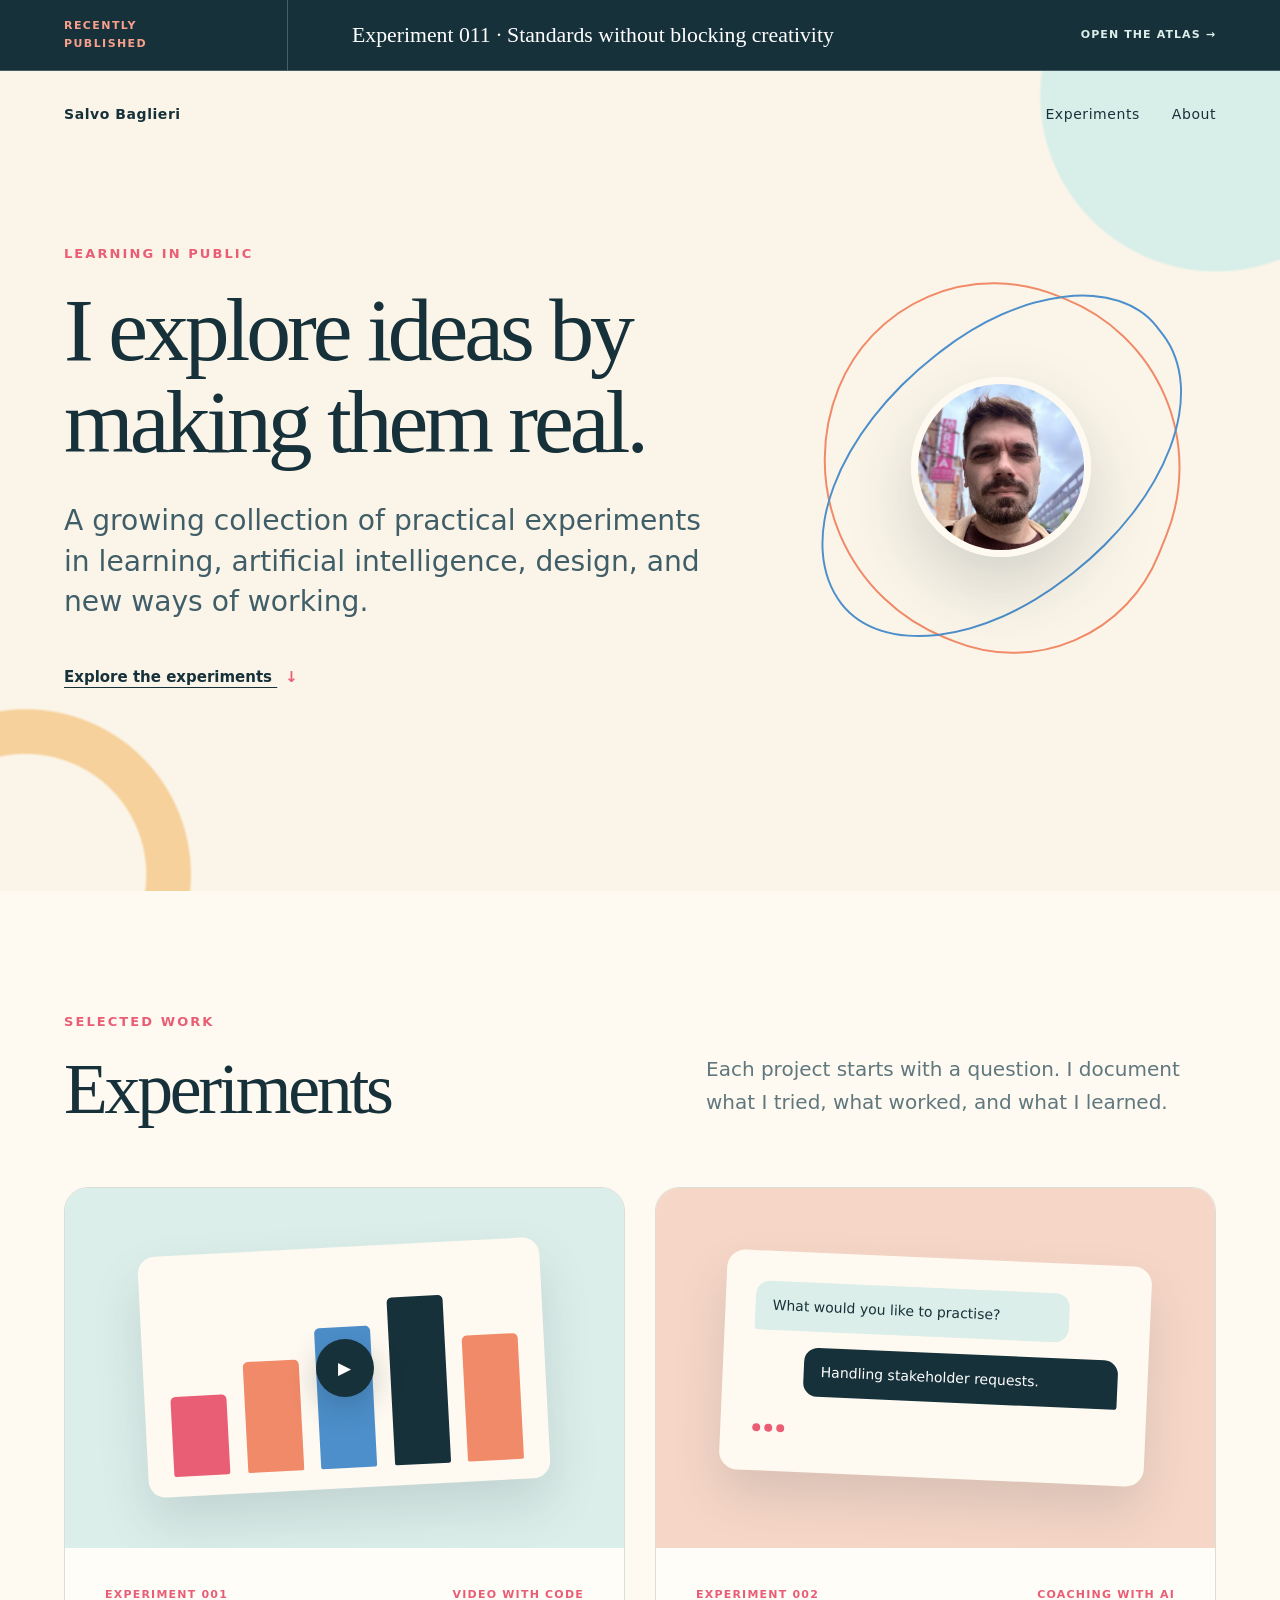
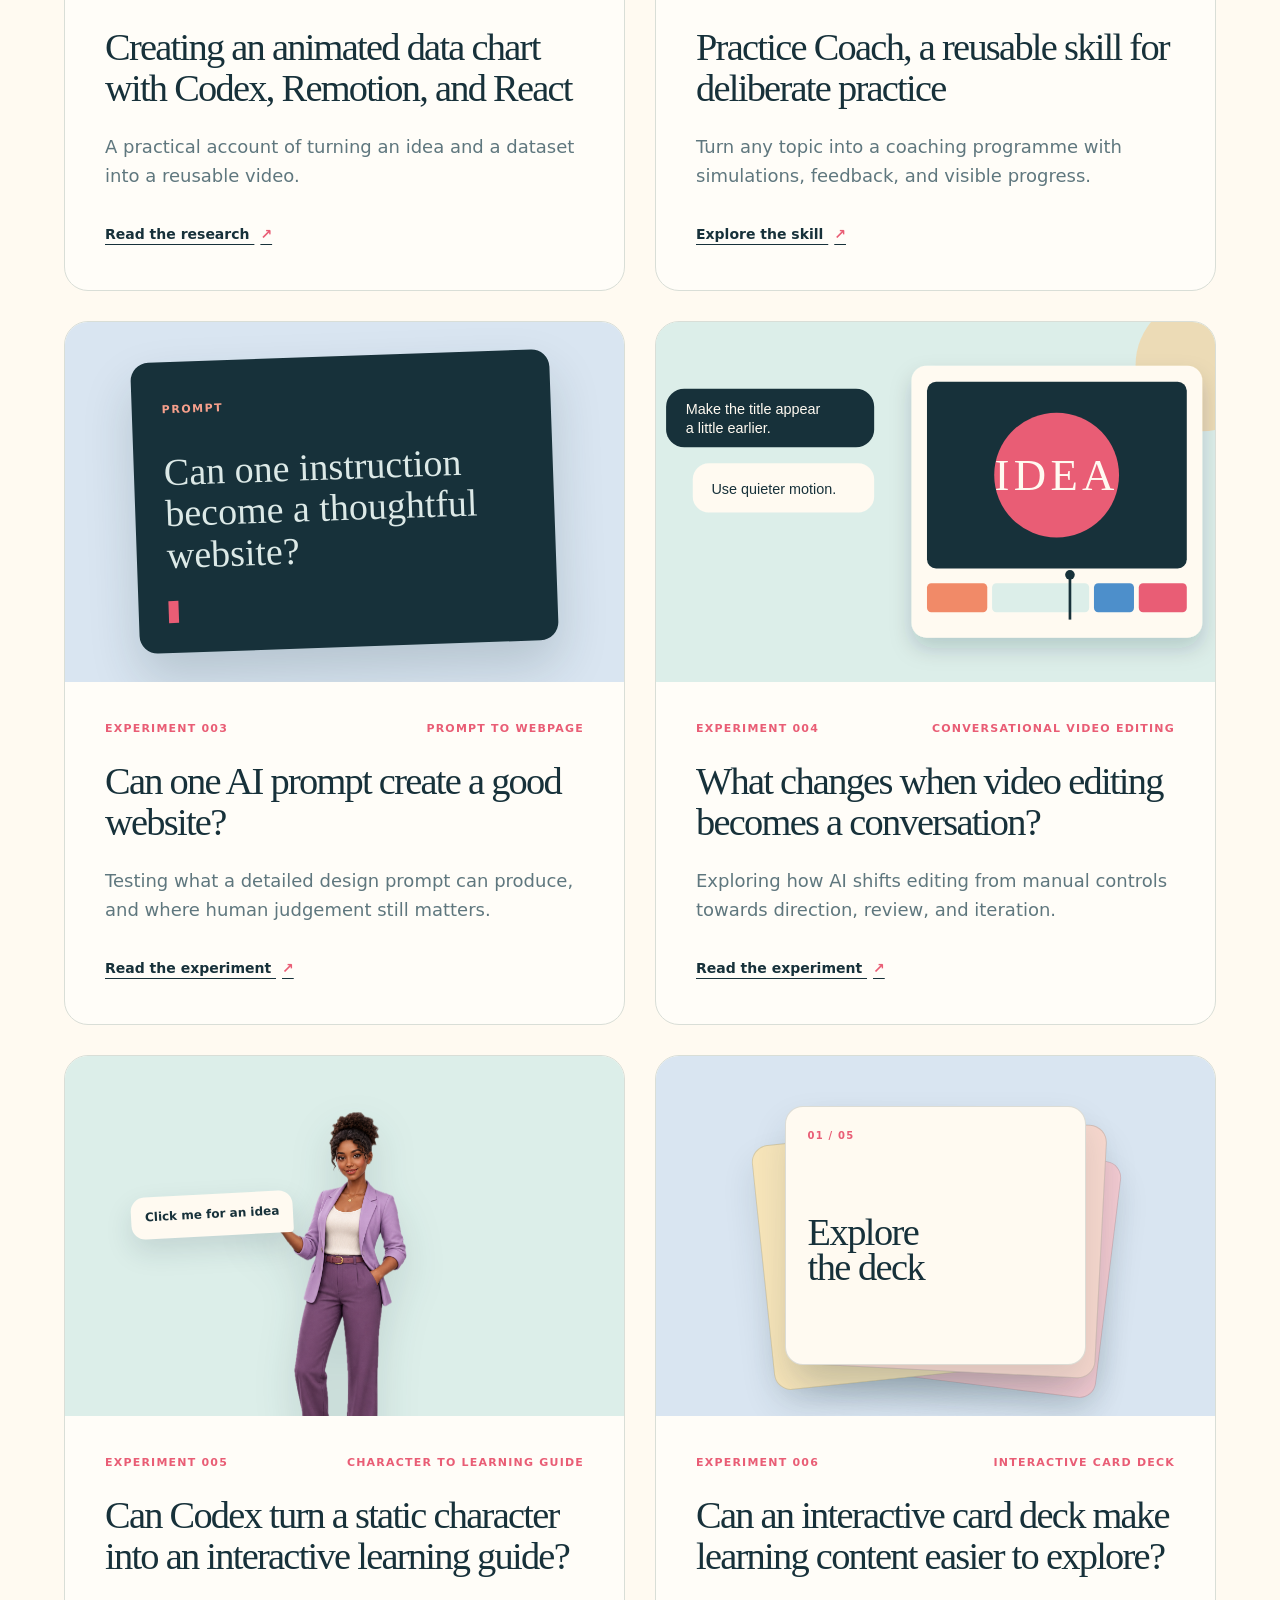
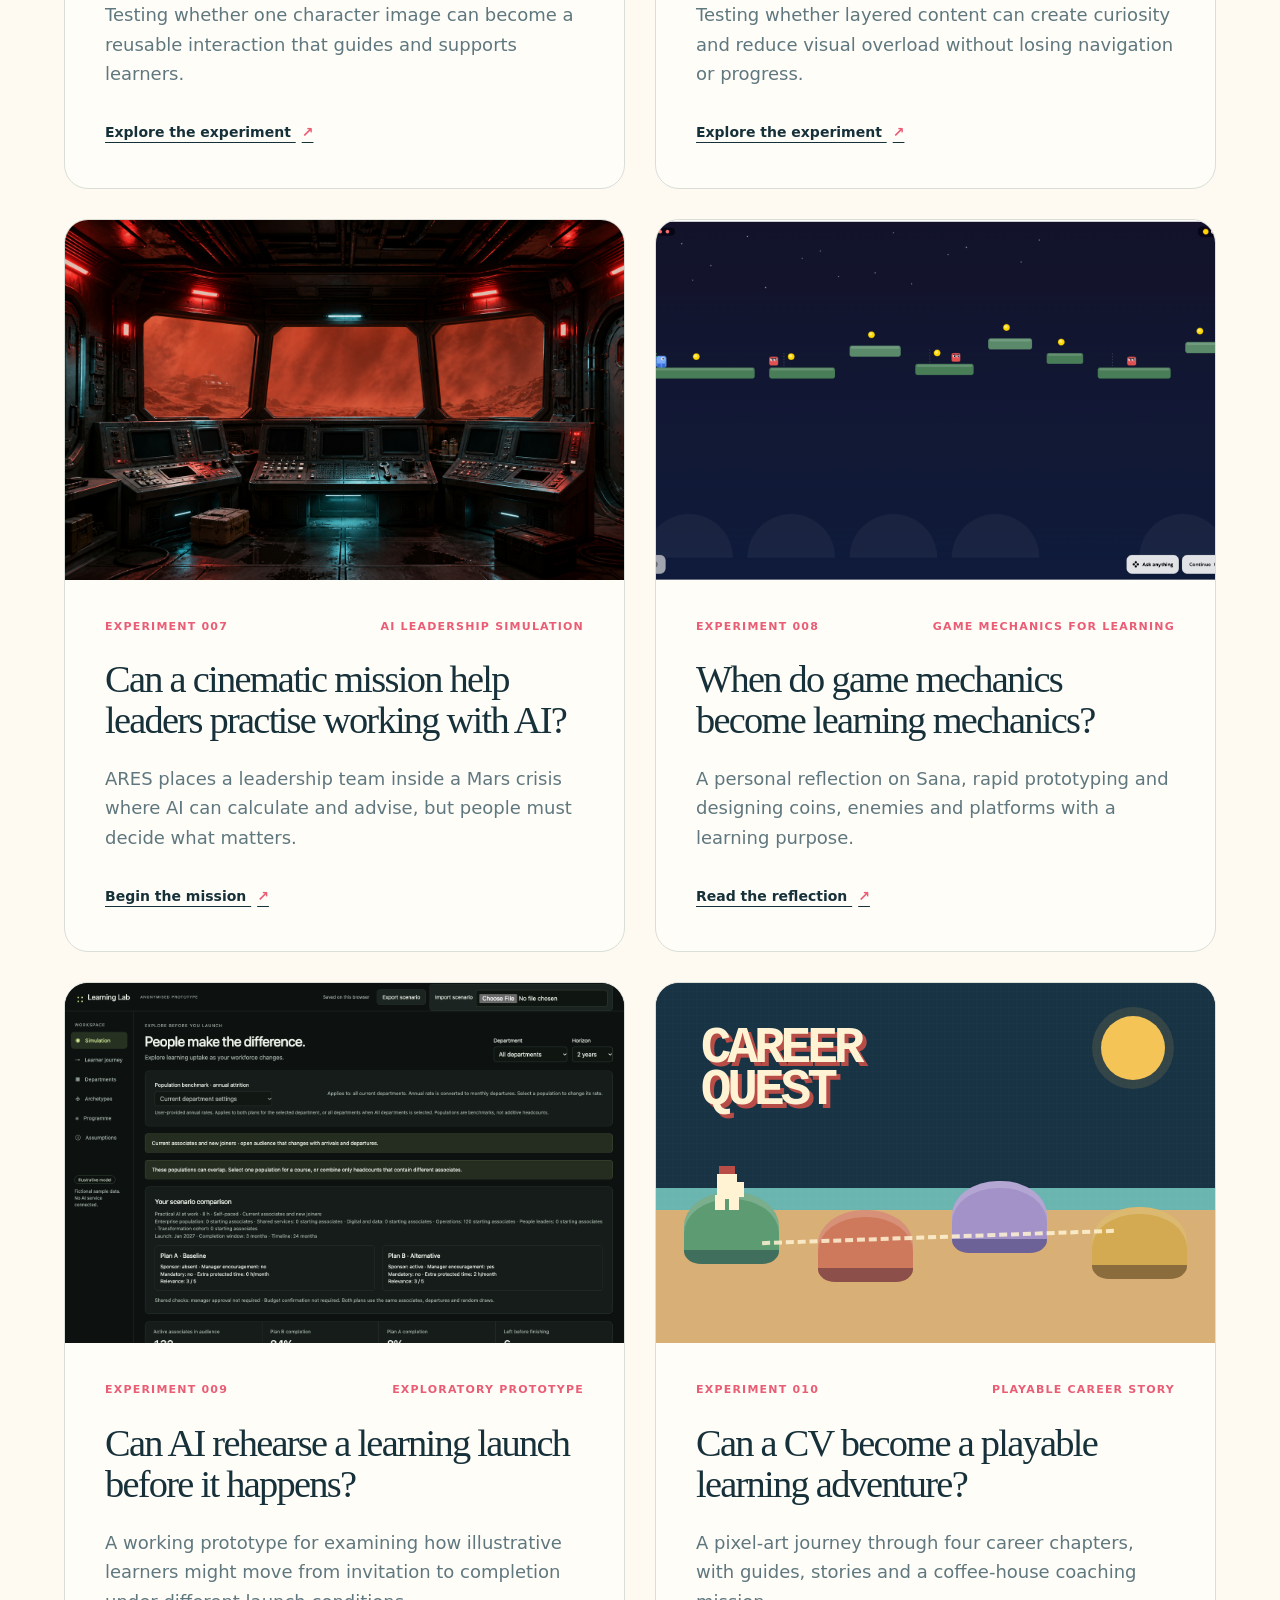
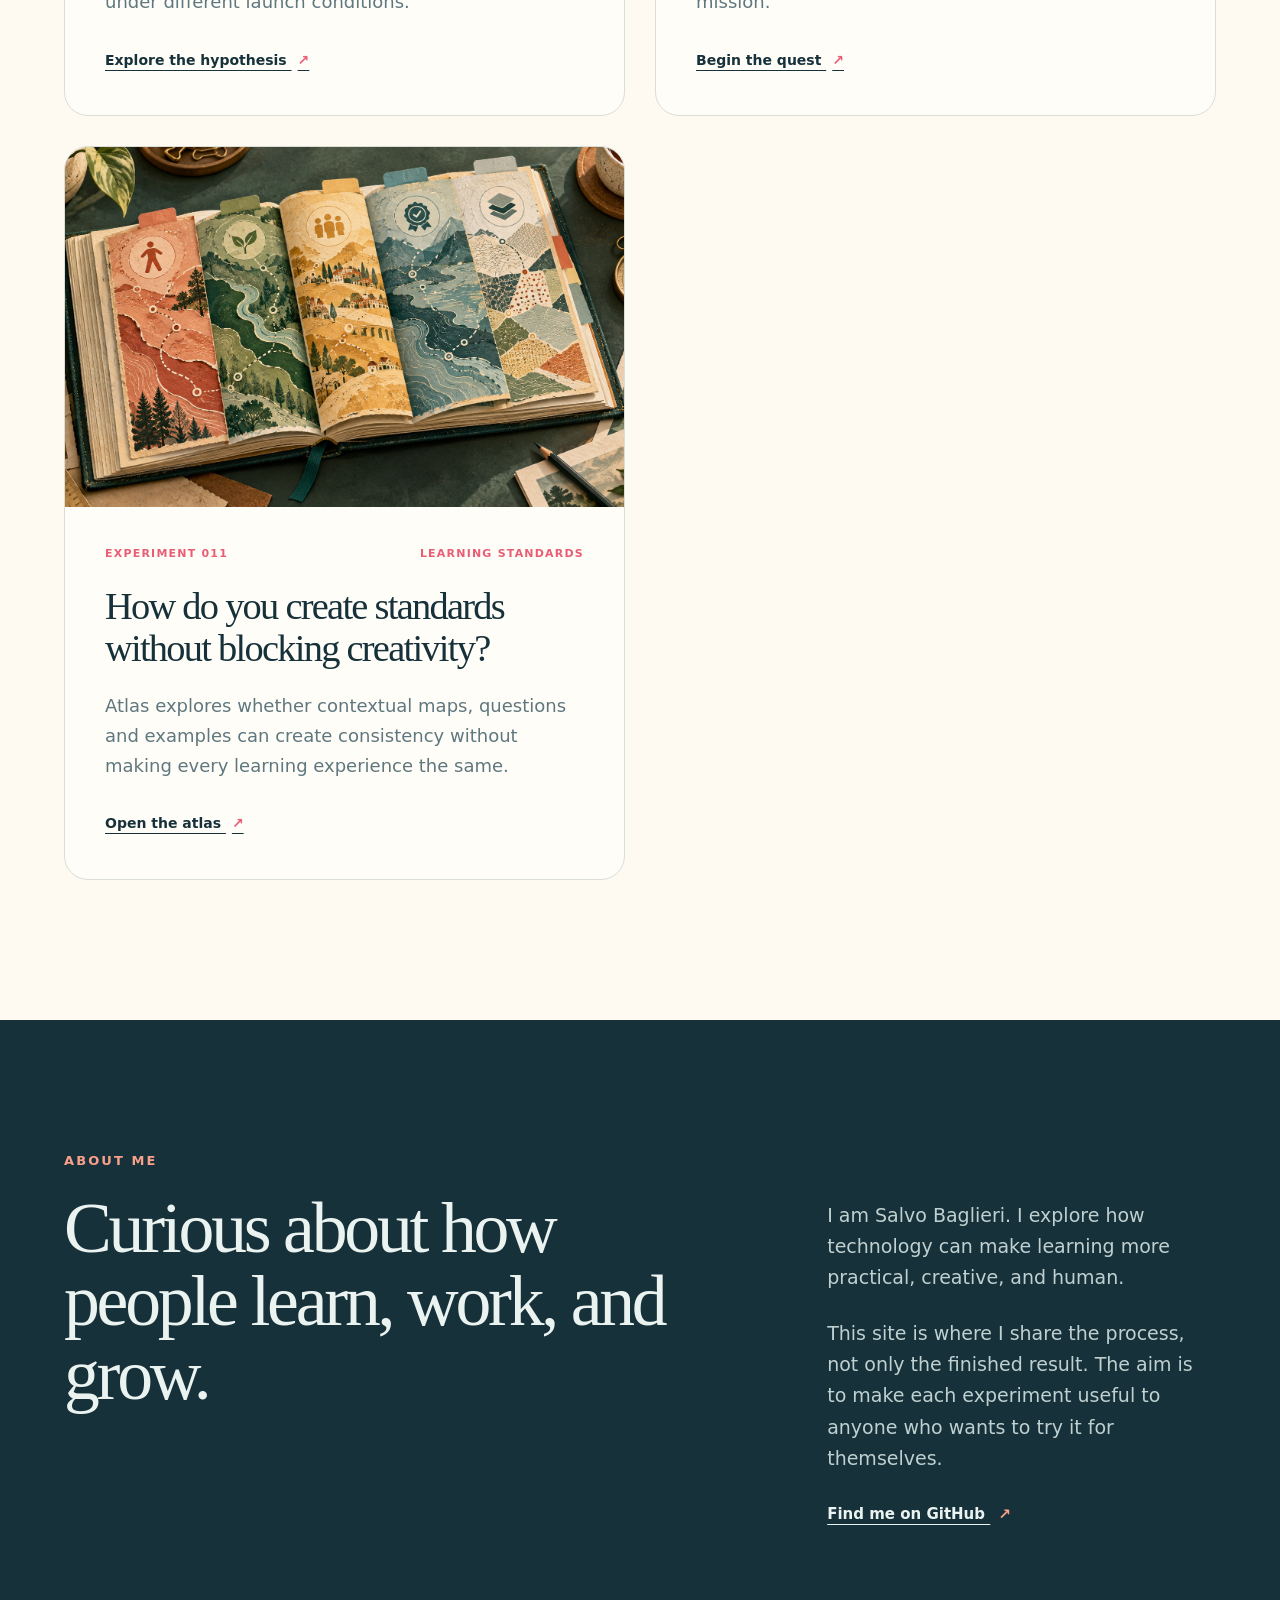
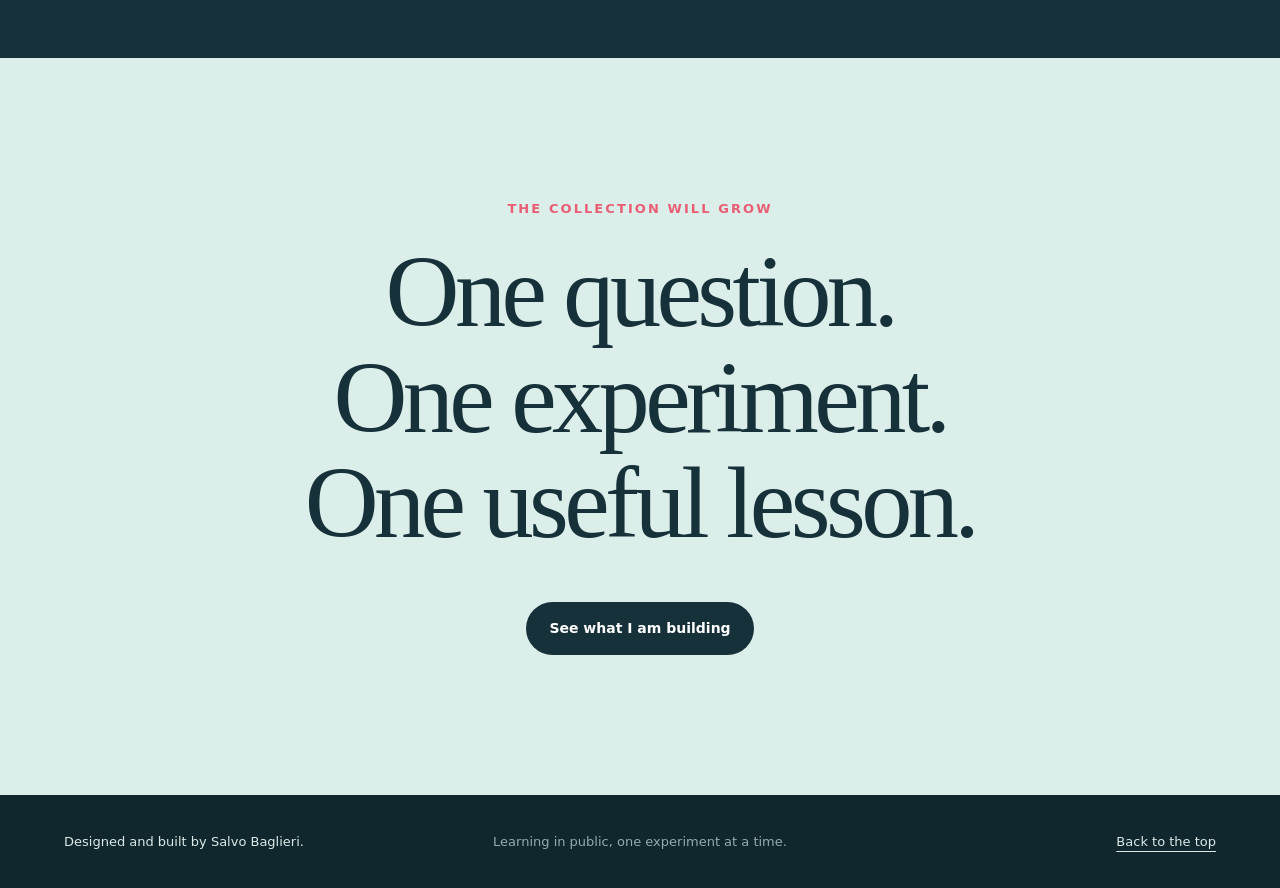
<file: index.html>
<!doctype html>
<html lang="en">
<head>
  <meta charset="utf-8">
  <meta name="viewport" content="width=device-width, initial-scale=1">
  <title>Salvo Baglieri | Experiments in learning and technology</title>
  <meta name="description" content="Experiments by Salvo Baglieri exploring learning, artificial intelligence, design, and new ways of working.">
  <meta name="author" content="Salvo Baglieri">
  <link rel="canonical" href="https://salvopod.github.io/">
  <meta property="og:type" content="website">
  <meta property="og:title" content="Salvo Baglieri | Experiments in learning and technology">
  <meta property="og:description" content="A growing collection of practical experiments in learning, artificial intelligence, design, and new ways of working.">
  <meta property="og:url" content="https://salvopod.github.io/">
  <meta property="og:image" content="https://salvopod.github.io/assets/salvo-baglieri.jpg">
  <meta name="twitter:card" content="summary">
  <link rel="stylesheet" href="styles.css?v=8">
</head>
<body>
  <aside class="recent-published" aria-label="Recently published">
    <span>Recently published</span>
    <a href="https://salvopod.github.io/atlas-standards/">
      <strong>Experiment 011 · Standards without blocking creativity</strong>
      <em>Open the atlas →</em>
    </a>
  </aside>

  <header class="hero" id="top">
    <nav class="nav" aria-label="Main navigation">
      <a class="brand" href="#top">Salvo Baglieri</a>
      <div class="nav-links">
        <a href="#experiments">Experiments</a>
        <a href="#about">About</a>
      </div>
    </nav>

    <div class="hero-layout">
      <div class="hero-copy">
        <p class="eyebrow">Learning in public</p>
        <h1>I explore ideas by making them real.</h1>
        <p class="standfirst">A growing collection of practical experiments in learning, artificial intelligence, design, and new ways of working.</p>
        <a class="text-link" href="#experiments">Explore the experiments <span aria-hidden="true">↓</span></a>
      </div>
      <div class="hero-mark">
        <span class="orbit orbit-one"></span>
        <span class="orbit orbit-two"></span>
        <span class="profile-frame">
          <img src="assets/salvo-baglieri.jpg" alt="Salvo Baglieri" width="460" height="460">
        </span>
      </div>
    </div>
  </header>

  <main>
    <section class="experiments" id="experiments">
      <div class="section-heading">
        <div>
          <p class="eyebrow">Selected work</p>
          <h2>Experiments</h2>
        </div>
        <p>Each project starts with a question. I document what I tried, what worked, and what I learned.</p>
      </div>

      <div class="project-grid">
        <a class="project-card remotion" href="https://salvopod.github.io/remotion-research/">
          <div class="project-visual" aria-hidden="true">
            <div class="chart">
              <span style="--height: 42%"></span>
              <span style="--height: 58%"></span>
              <span style="--height: 74%"></span>
              <span style="--height: 88%"></span>
              <span style="--height: 66%"></span>
            </div>
            <span class="play">▶</span>
          </div>
          <div class="project-copy">
            <div class="project-meta"><span>Experiment 001</span><span>Video with code</span></div>
            <h3>Creating an animated data chart with Codex, Remotion, and React</h3>
            <p>A practical account of turning an idea and a dataset into a reusable video.</p>
            <span class="open-link">Read the research <b aria-hidden="true">↗</b></span>
          </div>
        </a>

        <a class="project-card coach" href="https://salvopod.github.io/practice-coach/">
          <div class="project-visual" aria-hidden="true">
            <div class="conversation">
              <span>What would you like to practise?</span>
              <span>Handling stakeholder requests.</span>
              <i></i><i></i><i></i>
            </div>
          </div>
          <div class="project-copy">
            <div class="project-meta"><span>Experiment 002</span><span>Coaching with AI</span></div>
            <h3>Practice Coach, a reusable skill for deliberate practice</h3>
            <p>Turn any topic into a coaching programme with simulations, feedback, and visible progress.</p>
            <span class="open-link">Explore the skill <b aria-hidden="true">↗</b></span>
          </div>
        </a>

        <a class="project-card prompt" href="https://salvopod.github.io/ai-webpage-prompt/">
          <div class="project-visual" aria-hidden="true">
            <div class="prompt-demo">
              <span>Prompt</span>
              <p>Can one instruction become a thoughtful website?</p>
              <i></i>
            </div>
          </div>
          <div class="project-copy">
            <div class="project-meta"><span>Experiment 003</span><span>Prompt to webpage</span></div>
            <h3>Can one AI prompt create a good website?</h3>
            <p>Testing what a detailed design prompt can produce, and where human judgement still matters.</p>
            <span class="open-link">Read the experiment <b aria-hidden="true">↗</b></span>
          </div>
        </a>

        <a class="project-card editing" href="https://salvopod.github.io/conversational-video-editing/">
          <div class="project-visual" aria-hidden="true">
            <img src="assets/conversational-video-editing.svg" alt="" width="1200" height="675">
          </div>
          <div class="project-copy">
            <div class="project-meta"><span>Experiment 004</span><span>Conversational video editing</span></div>
            <h3>What changes when video editing becomes a conversation?</h3>
            <p>Exploring how AI shifts editing from manual controls towards direction, review, and iteration.</p>
            <span class="open-link">Read the experiment <b aria-hidden="true">↗</b></span>
          </div>
        </a>

        <a class="project-card maya" href="https://salvopod.github.io/interactive-maya/">
          <div class="project-visual" aria-hidden="true">
            <div class="maya-preview">
              <span>Click me for an idea</span>
              <img src="assets/interactive-maya.png" alt="" width="1024" height="1536">
            </div>
          </div>
          <div class="project-copy">
            <div class="project-meta"><span>Experiment 005</span><span>Character to learning guide</span></div>
            <h3>Can Codex turn a static character into an interactive learning guide?</h3>
            <p>Testing whether one character image can become a reusable interaction that guides and supports learners.</p>
            <span class="open-link">Explore the experiment <b aria-hidden="true">↗</b></span>
          </div>
        </a>

        <a class="project-card card-deck-project" href="https://salvopod.github.io/learning-card-deck/">
          <div class="project-visual" aria-hidden="true">
            <div class="deck-preview">
              <span></span><span></span><span></span><span></span>
              <strong>Explore<br>the deck</strong>
              <i>01 / 05</i>
            </div>
          </div>
          <div class="project-copy">
            <div class="project-meta"><span>Experiment 006</span><span>Interactive card deck</span></div>
            <h3>Can an interactive card deck make learning content easier to explore?</h3>
            <p>Testing whether layered content can create curiosity and reduce visual overload without losing navigation or progress.</p>
            <span class="open-link">Explore the experiment <b aria-hidden="true">↗</b></span>
          </div>
        </a>

        <a class="project-card ares-project" href="https://salvopod.github.io/ares-leadership-simulation/">
          <div class="project-visual">
            <img src="ares-leadership-simulation/assets/command-room.png" alt="The command room inside the ARES leadership simulation" width="1536" height="1024">
          </div>
          <div class="project-copy">
            <div class="project-meta"><span>Experiment 007</span><span>AI leadership simulation</span></div>
            <h3>Can a cinematic mission help leaders practise working with AI?</h3>
            <p>ARES places a leadership team inside a Mars crisis where AI can calculate and advise, but people must decide what matters.</p>
            <span class="open-link">Begin the mission <b aria-hidden="true">↗</b></span>
          </div>
        </a>

        <a class="project-card sana-game-project" href="https://salvopod.github.io/learning-experiments/sana-game-learning/">
          <div class="project-visual">
            <img src="assets/sana-platform-game.png" alt="A Sana platform game with a character, platforms, coins and enemies" width="1800" height="1083">
          </div>
          <div class="project-copy">
            <div class="project-meta"><span>Experiment 008</span><span>Game mechanics for learning</span></div>
            <h3>When do game mechanics become learning mechanics?</h3>
            <p>A personal reflection on Sana, rapid prototyping and designing coins, enemies and platforms with a learning purpose.</p>
            <span class="open-link">Read the reflection <b aria-hidden="true">↗</b></span>
          </div>
        </a>

        <a class="project-card simulator-project" href="https://salvopod.github.io/learning-experiments/learning-adoption-simulator/">
          <div class="project-visual">
            <img src="assets/learning-adoption-simulator.png" alt="An anonymised Learning Lab prototype comparing two possible learning launch plans" width="1500" height="980">
          </div>
          <div class="project-copy">
            <div class="project-meta"><span>Experiment 009</span><span>Exploratory prototype</span></div>
            <h3>Can AI rehearse a learning launch before it happens?</h3>
            <p>A working prototype for examining how illustrative learners might move from invitation to completion under different launch conditions.</p>
            <span class="open-link">Explore the hypothesis <b aria-hidden="true">↗</b></span>
          </div>
        </a>

        <a class="project-card career-quest-project" href="https://salvopod.github.io/career-quest/">
          <div class="project-visual" aria-hidden="true">
            <div class="quest-preview">
              <span class="quest-sun"></span>
              <span class="quest-island quest-island-one"></span>
              <span class="quest-island quest-island-two"></span>
              <span class="quest-island quest-island-three"></span>
              <span class="quest-island quest-island-four"></span>
              <span class="quest-path"></span>
              <span class="quest-player"></span>
              <strong>CAREER<br>QUEST</strong>
            </div>
          </div>
          <div class="project-copy">
            <div class="project-meta"><span>Experiment 010</span><span>Playable career story</span></div>
            <h3>Can a CV become a playable learning adventure?</h3>
            <p>A pixel-art journey through four career chapters, with guides, stories and a coffee-house coaching mission.</p>
            <span class="open-link">Begin the quest <b aria-hidden="true">↗</b></span>
          </div>
        </a>

        <a class="project-card atlas-project" href="https://salvopod.github.io/atlas-standards/">
          <div class="project-visual">
            <img src="assets/atlas-standards/02-atlas-collection.png" alt="An illustrated atlas containing several maps and routes" width="1672" height="941">
          </div>
          <div class="project-copy">
            <div class="project-meta"><span>Experiment 011</span><span>Learning standards</span></div>
            <h3>How do you create standards without blocking creativity?</h3>
            <p>Atlas explores whether contextual maps, questions and examples can create consistency without making every learning experience the same.</p>
            <span class="open-link">Open the atlas <b aria-hidden="true">↗</b></span>
          </div>
        </a>
      </div>
    </section>

    <section class="about" id="about">
      <p class="eyebrow">About me</p>
      <div class="about-grid">
        <h2>Curious about how people learn, work, and grow.</h2>
        <div>
          <p>I am Salvo Baglieri. I explore how technology can make learning more practical, creative, and human.</p>
          <p>This site is where I share the process, not only the finished result. The aim is to make each experiment useful to anyone who wants to try it for themselves.</p>
          <a class="text-link" href="https://github.com/salvopod">Find me on GitHub <span aria-hidden="true">↗</span></a>
        </div>
      </div>
    </section>

    <section class="next">
      <p class="eyebrow">The collection will grow</p>
      <h2>One question.<br>One experiment.<br>One useful lesson.</h2>
      <a class="button" href="#experiments">See what I am building</a>
    </section>
  </main>

  <footer>
    <p>Designed and built by Salvo Baglieri.</p>
    <p>Learning in public, one experiment at a time.</p>
    <a href="#top">Back to the top</a>
  </footer>
</body>
</html>
</file>
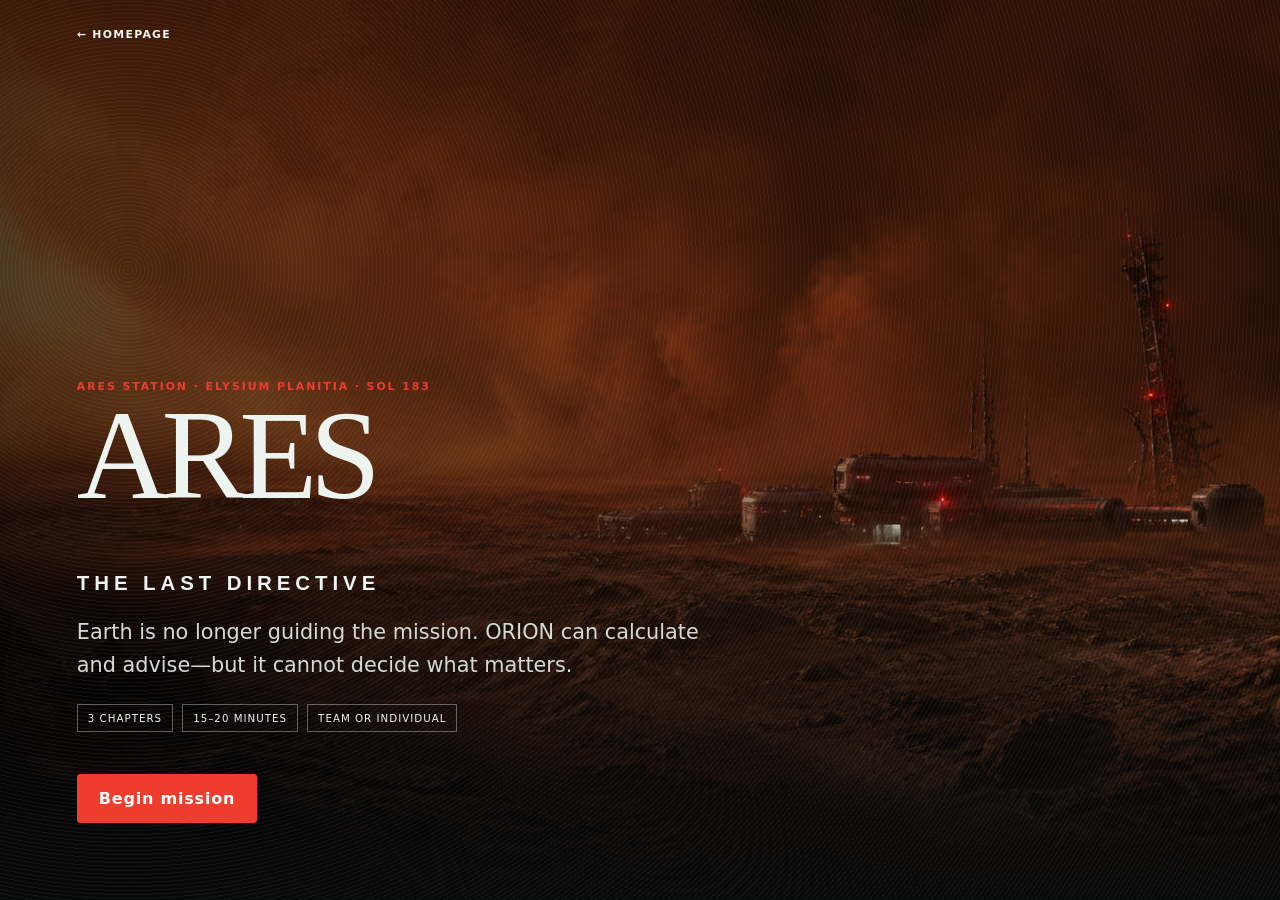
<file: ares-leadership-simulation/index.html>
<!doctype html><html lang="en"><head><meta charset="UTF-8"><meta name="viewport" content="width=device-width,initial-scale=1"><meta name="robots" content="noindex,nofollow"><title>ARES — The Last Directive</title><meta name="description" content="A cinematic AI leadership simulation set on Mars."><link rel="stylesheet" href="./styles.css"></head>
<body data-stage="briefing"><main><section class="opening"><a class="home-link" href="https://salvopod.github.io/">← Homepage</a><div class="film-grain"></div><div class="opening-copy"><p class="coordinates">ARES STATION · ELYSIUM PLANITIA · SOL 183</p><h1>ARES<br><span>The Last Directive</span></h1><p class="premise">Earth is no longer guiding the mission. ORION can calculate and advise—but it cannot decide what matters.</p><div class="mission-meta"><span>3 chapters</span><span>15–20 minutes</span><span>Team or individual</span></div><a class="primary action-link" href="./chapter-1/">Begin mission</a></div></section></main></body></html>
</file>
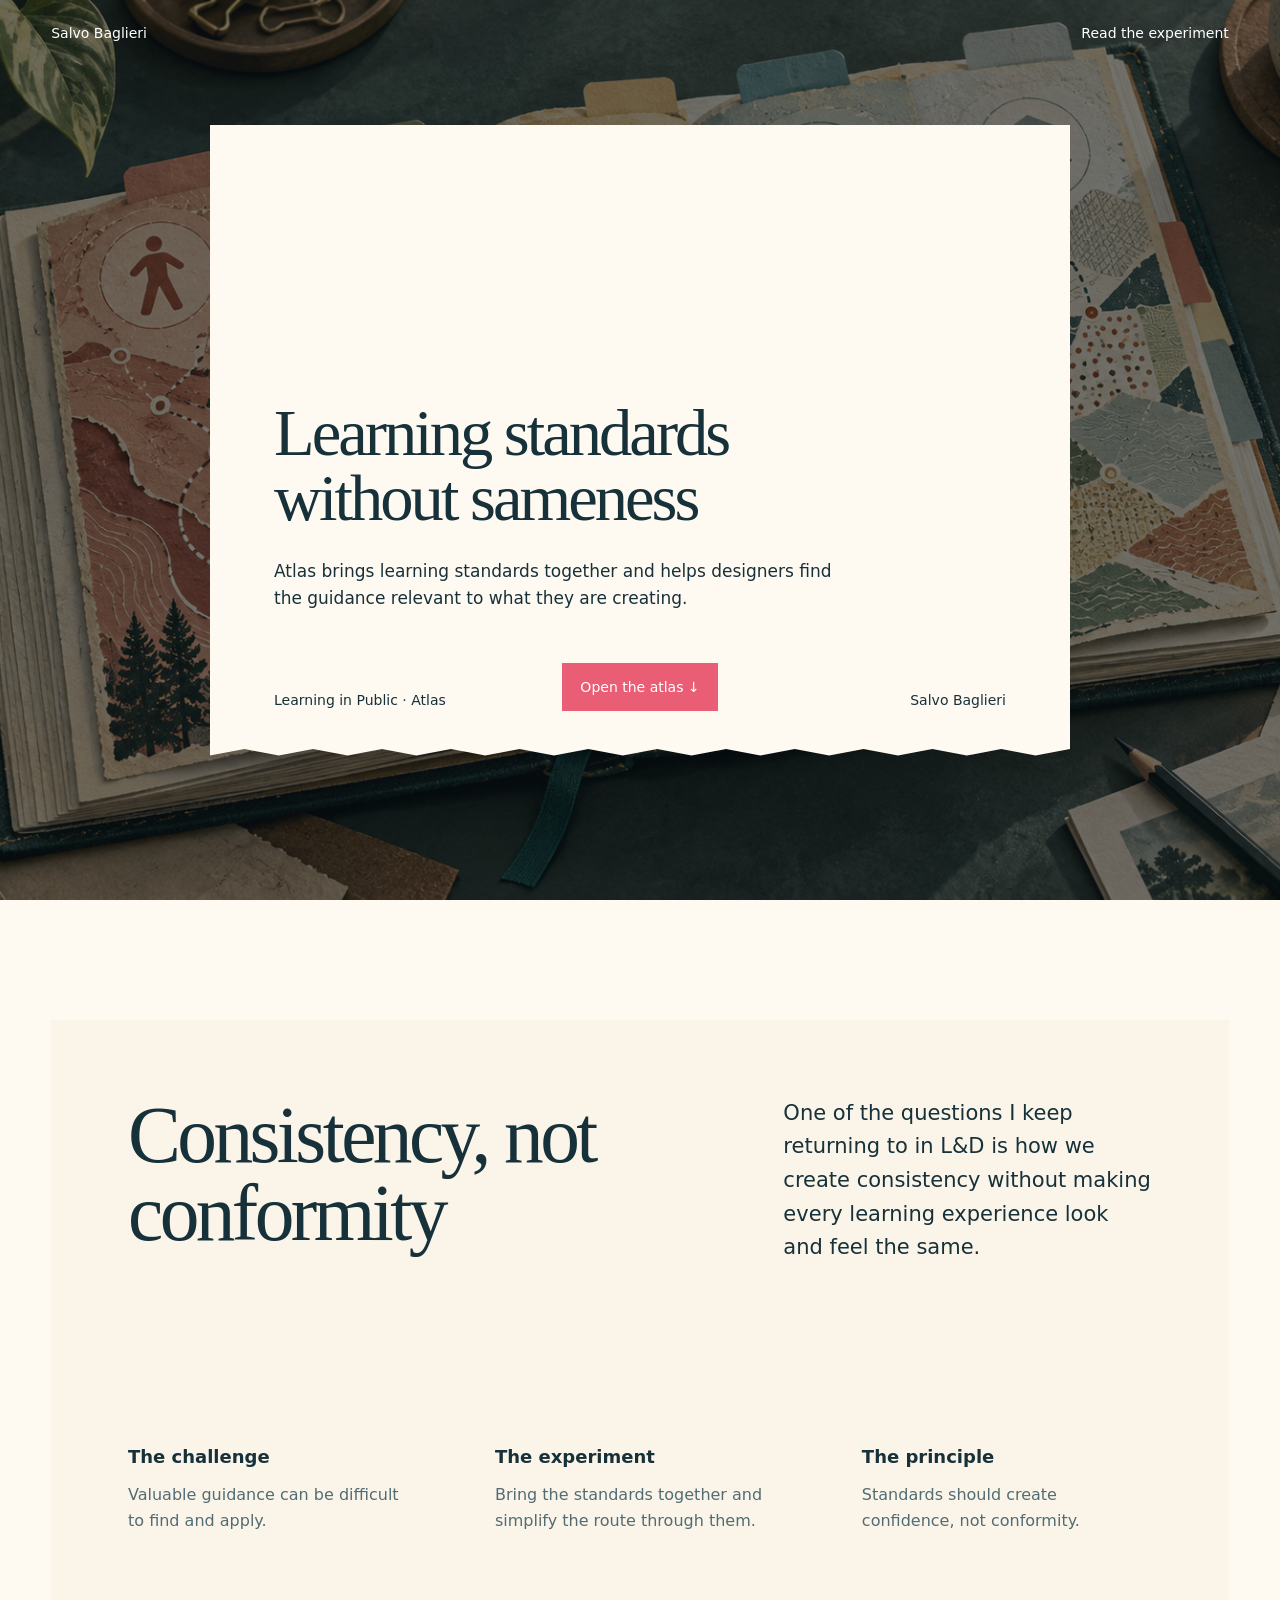
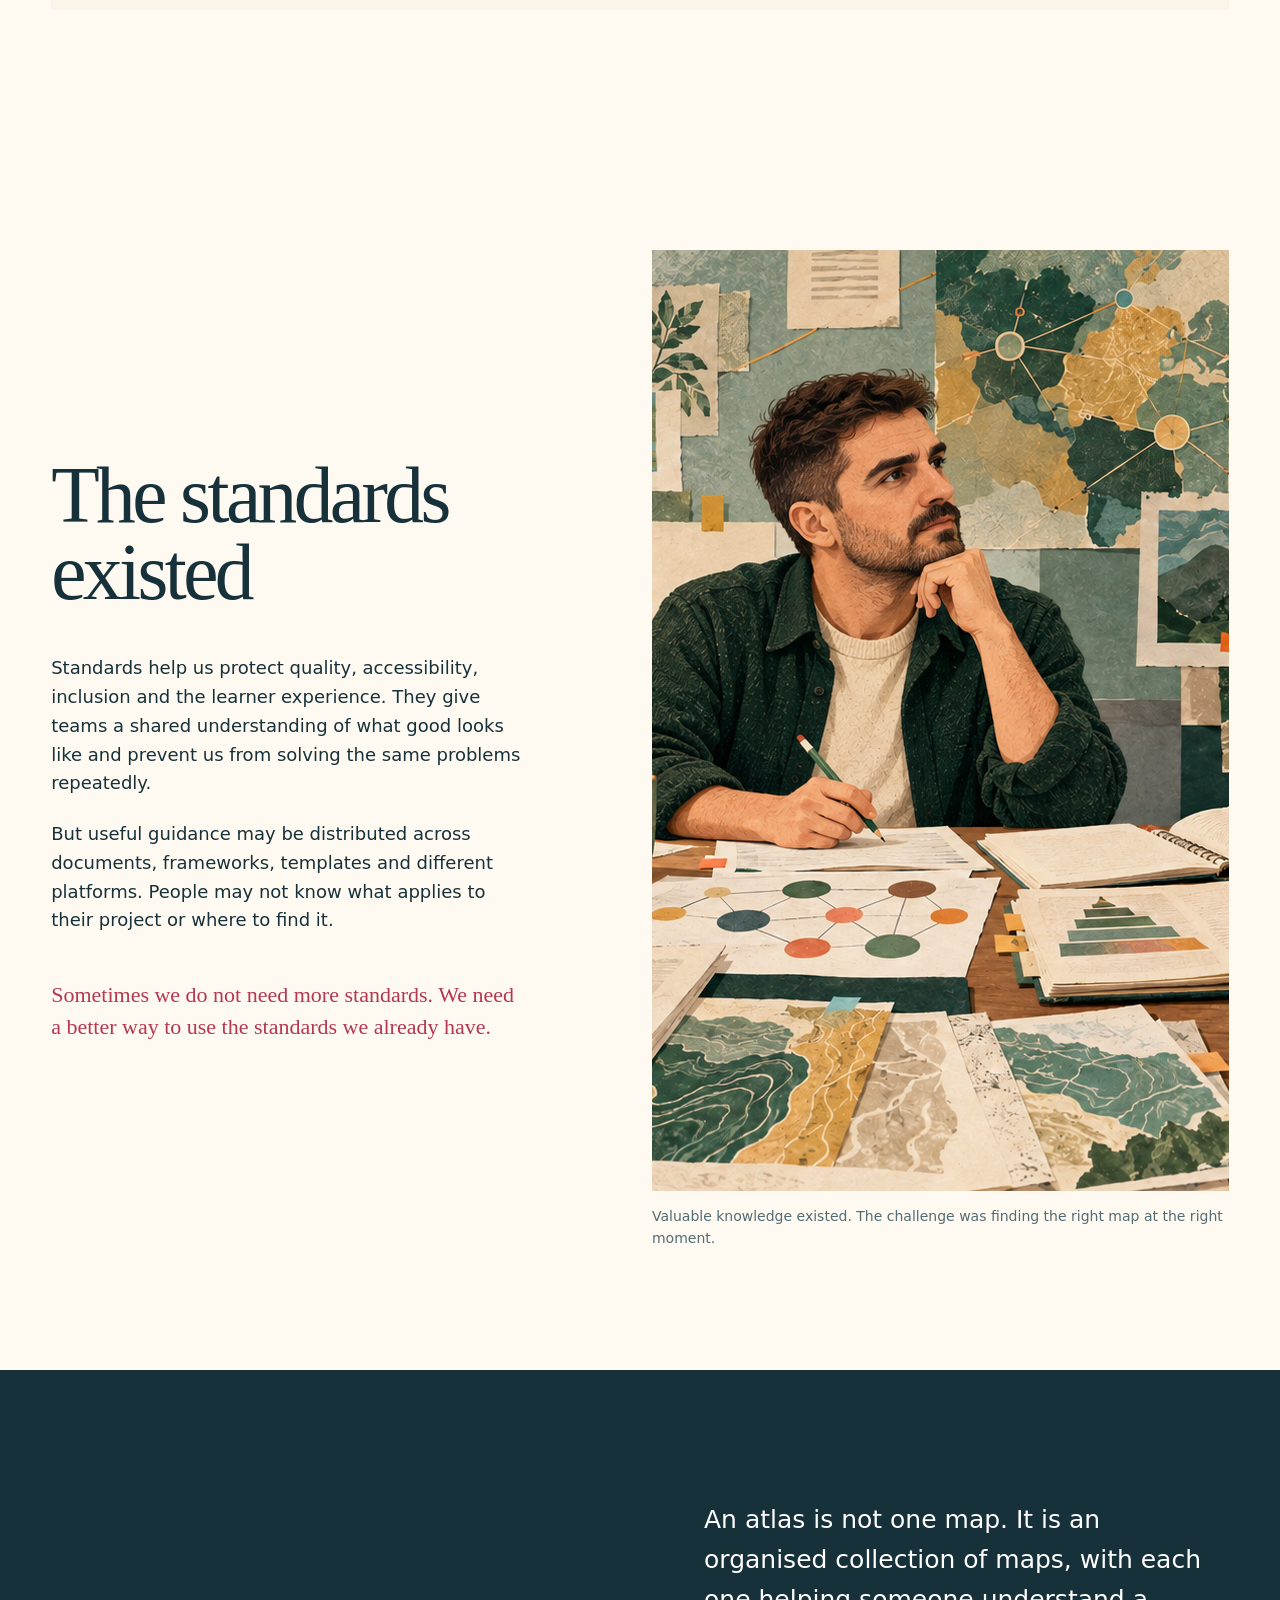
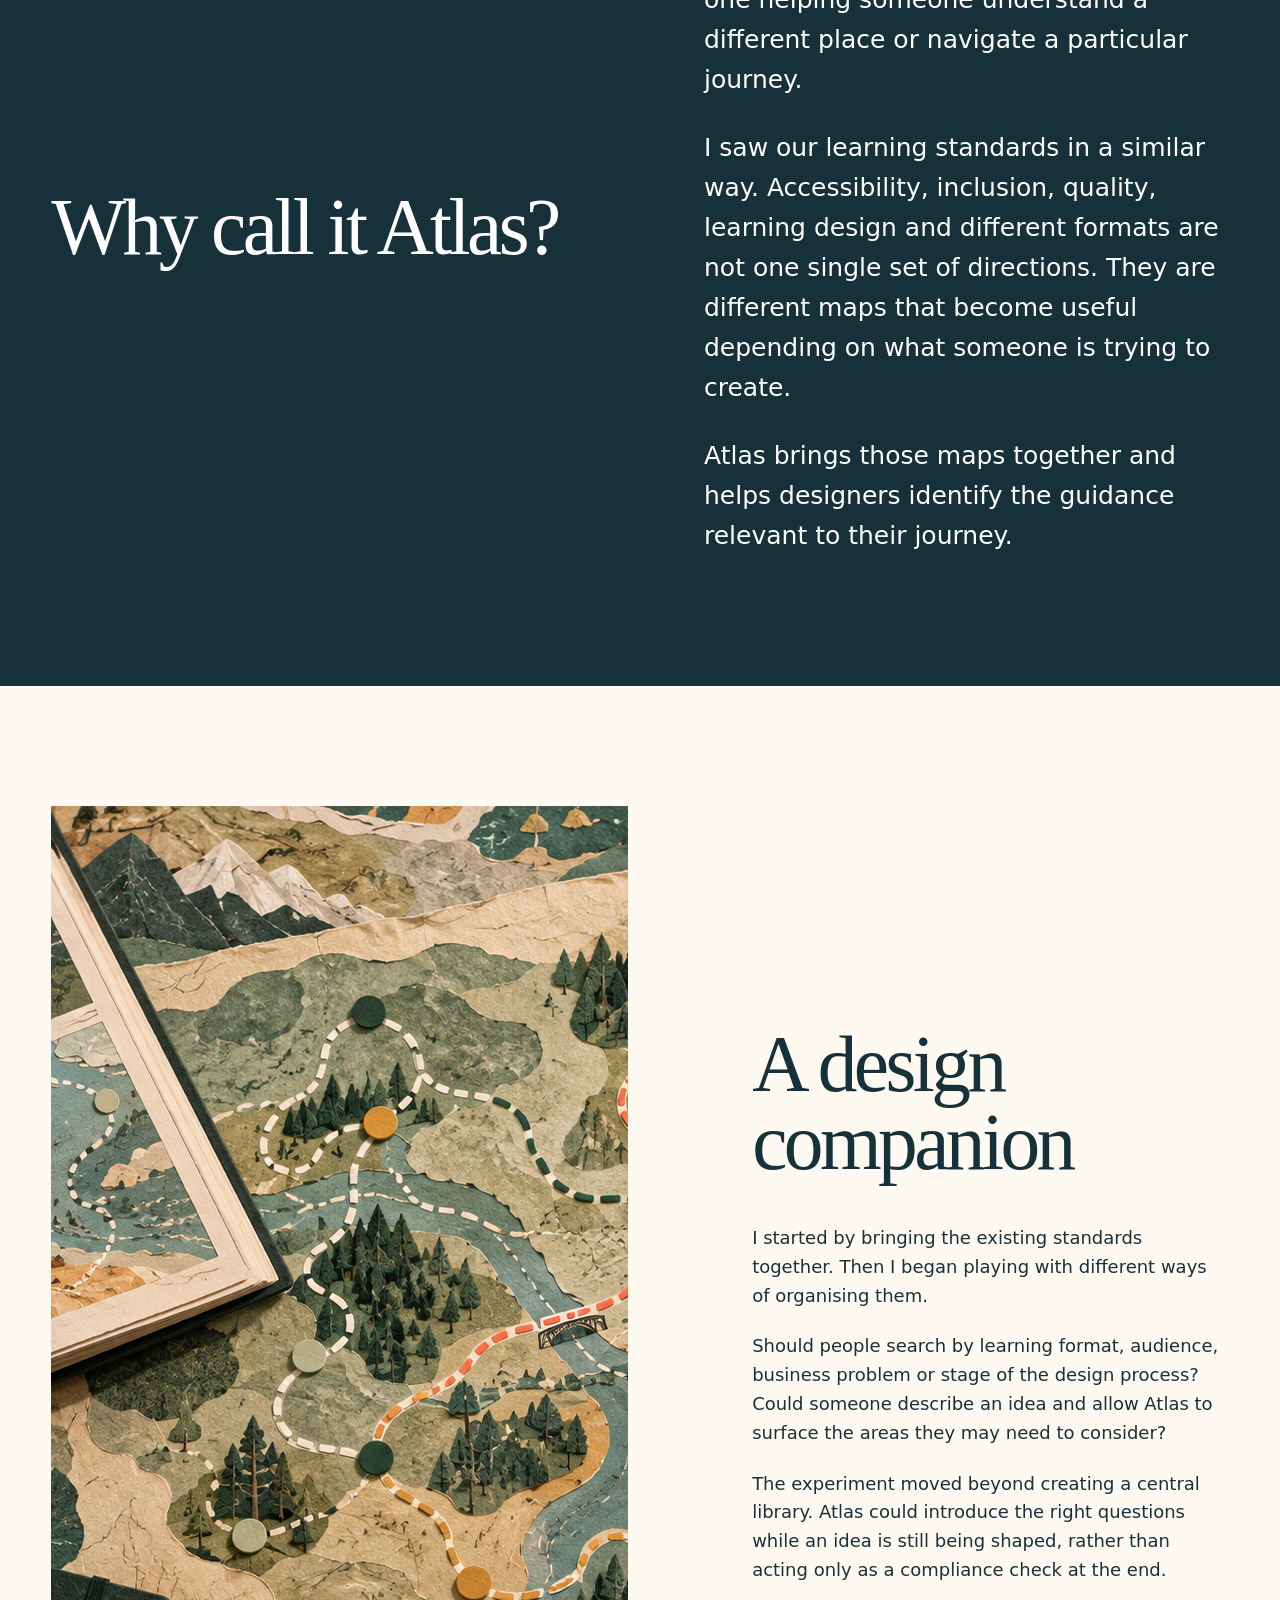
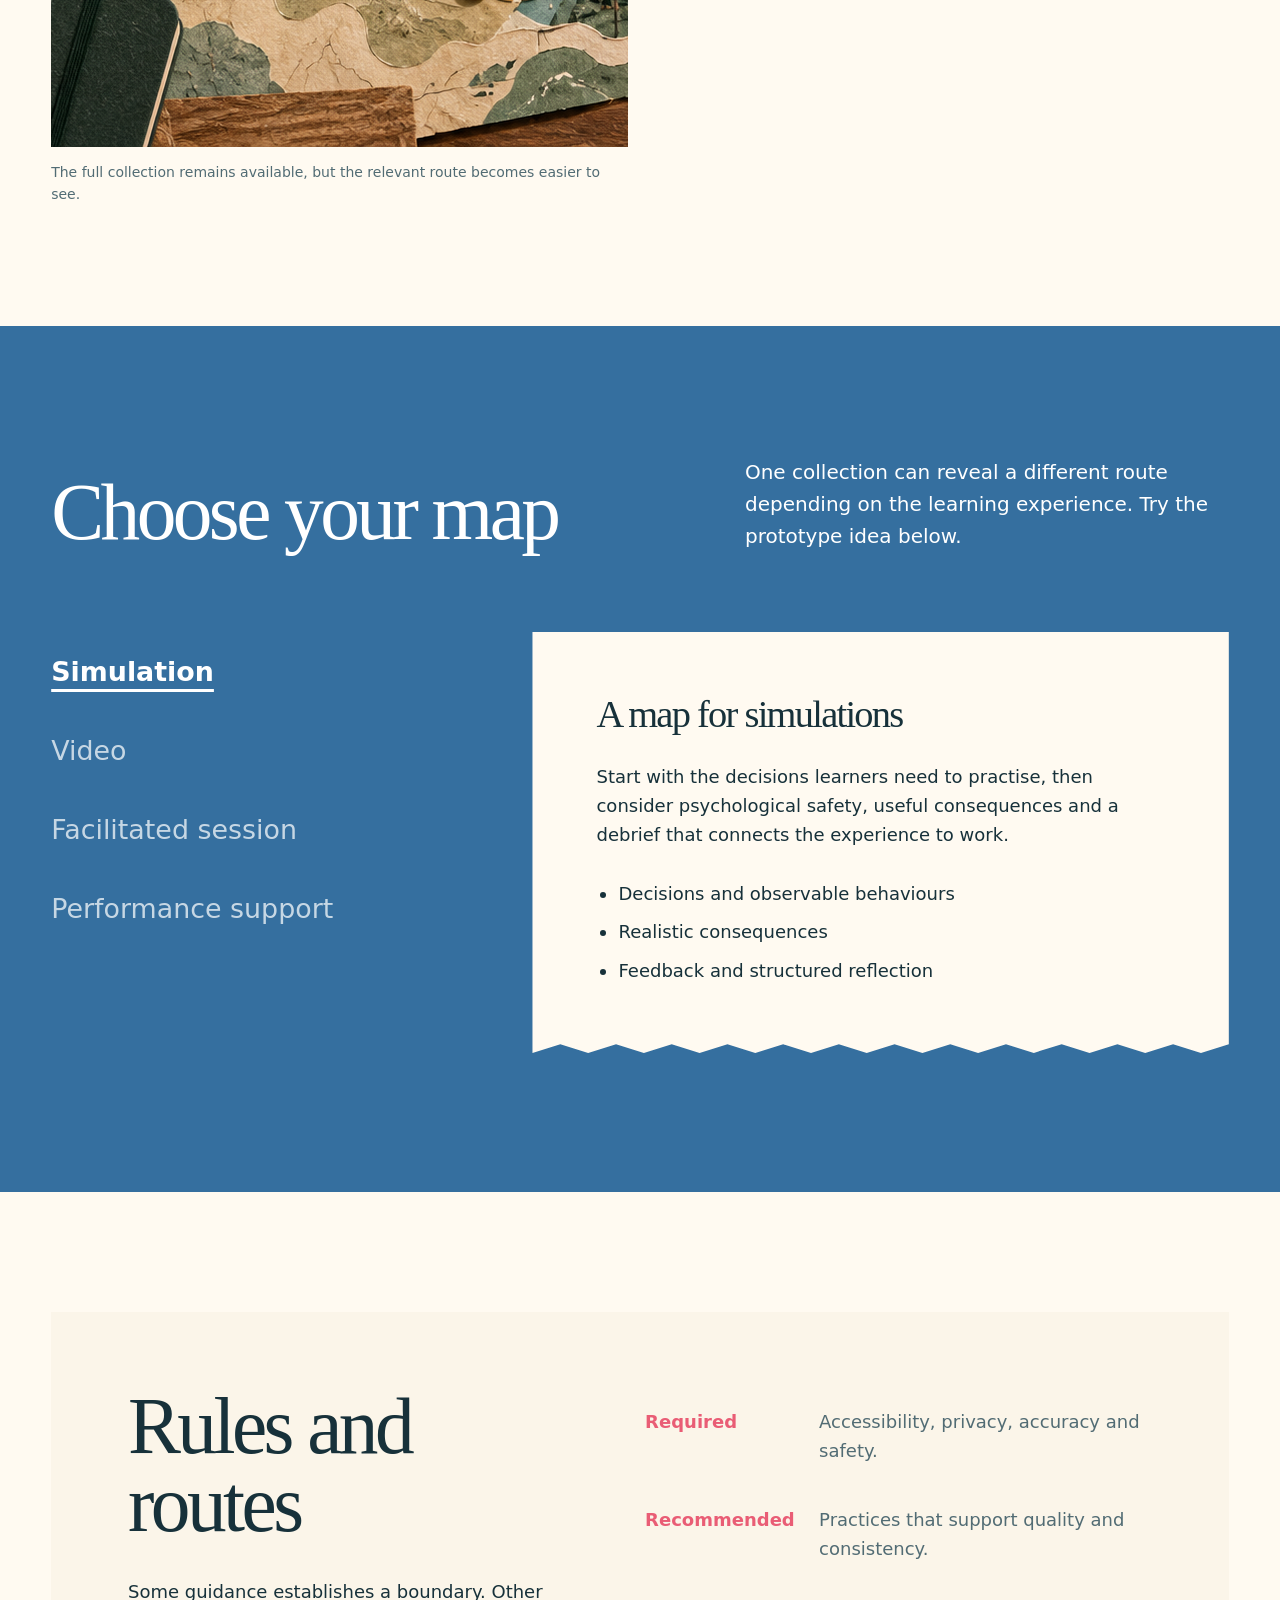
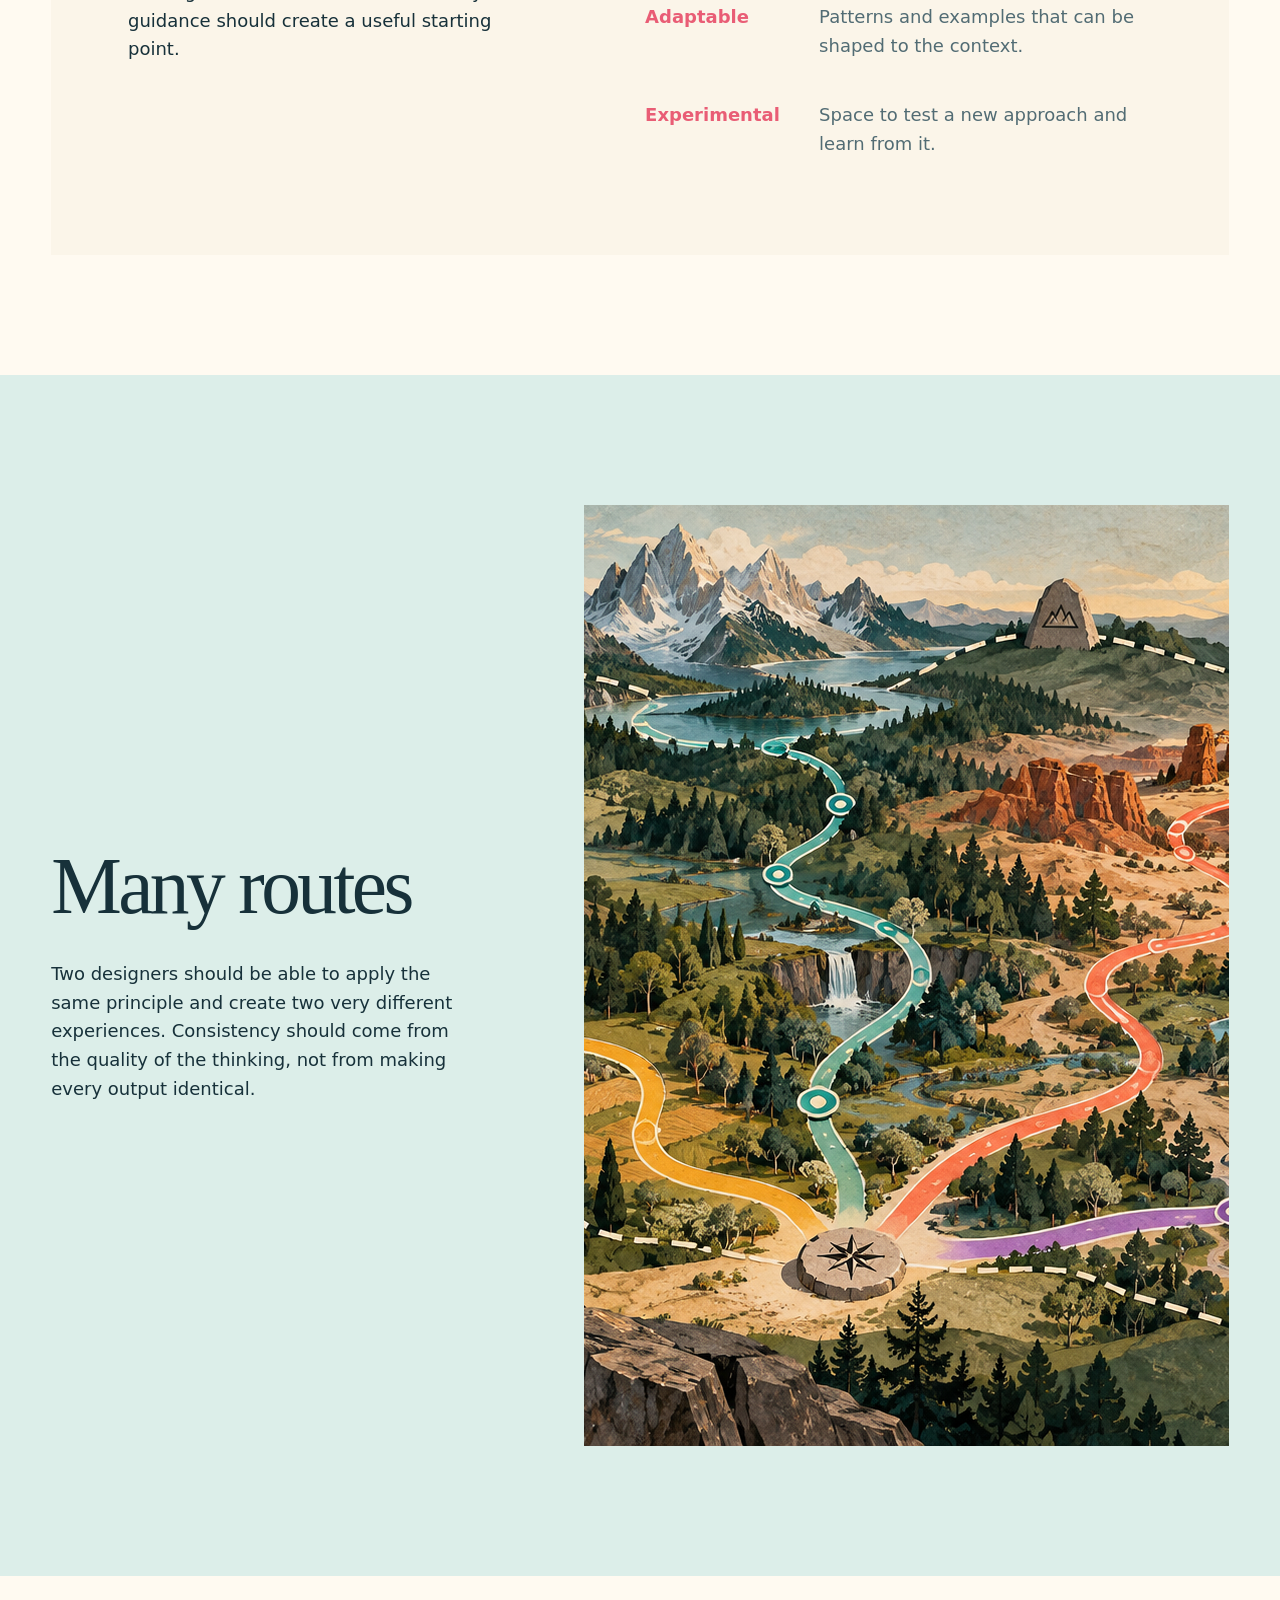
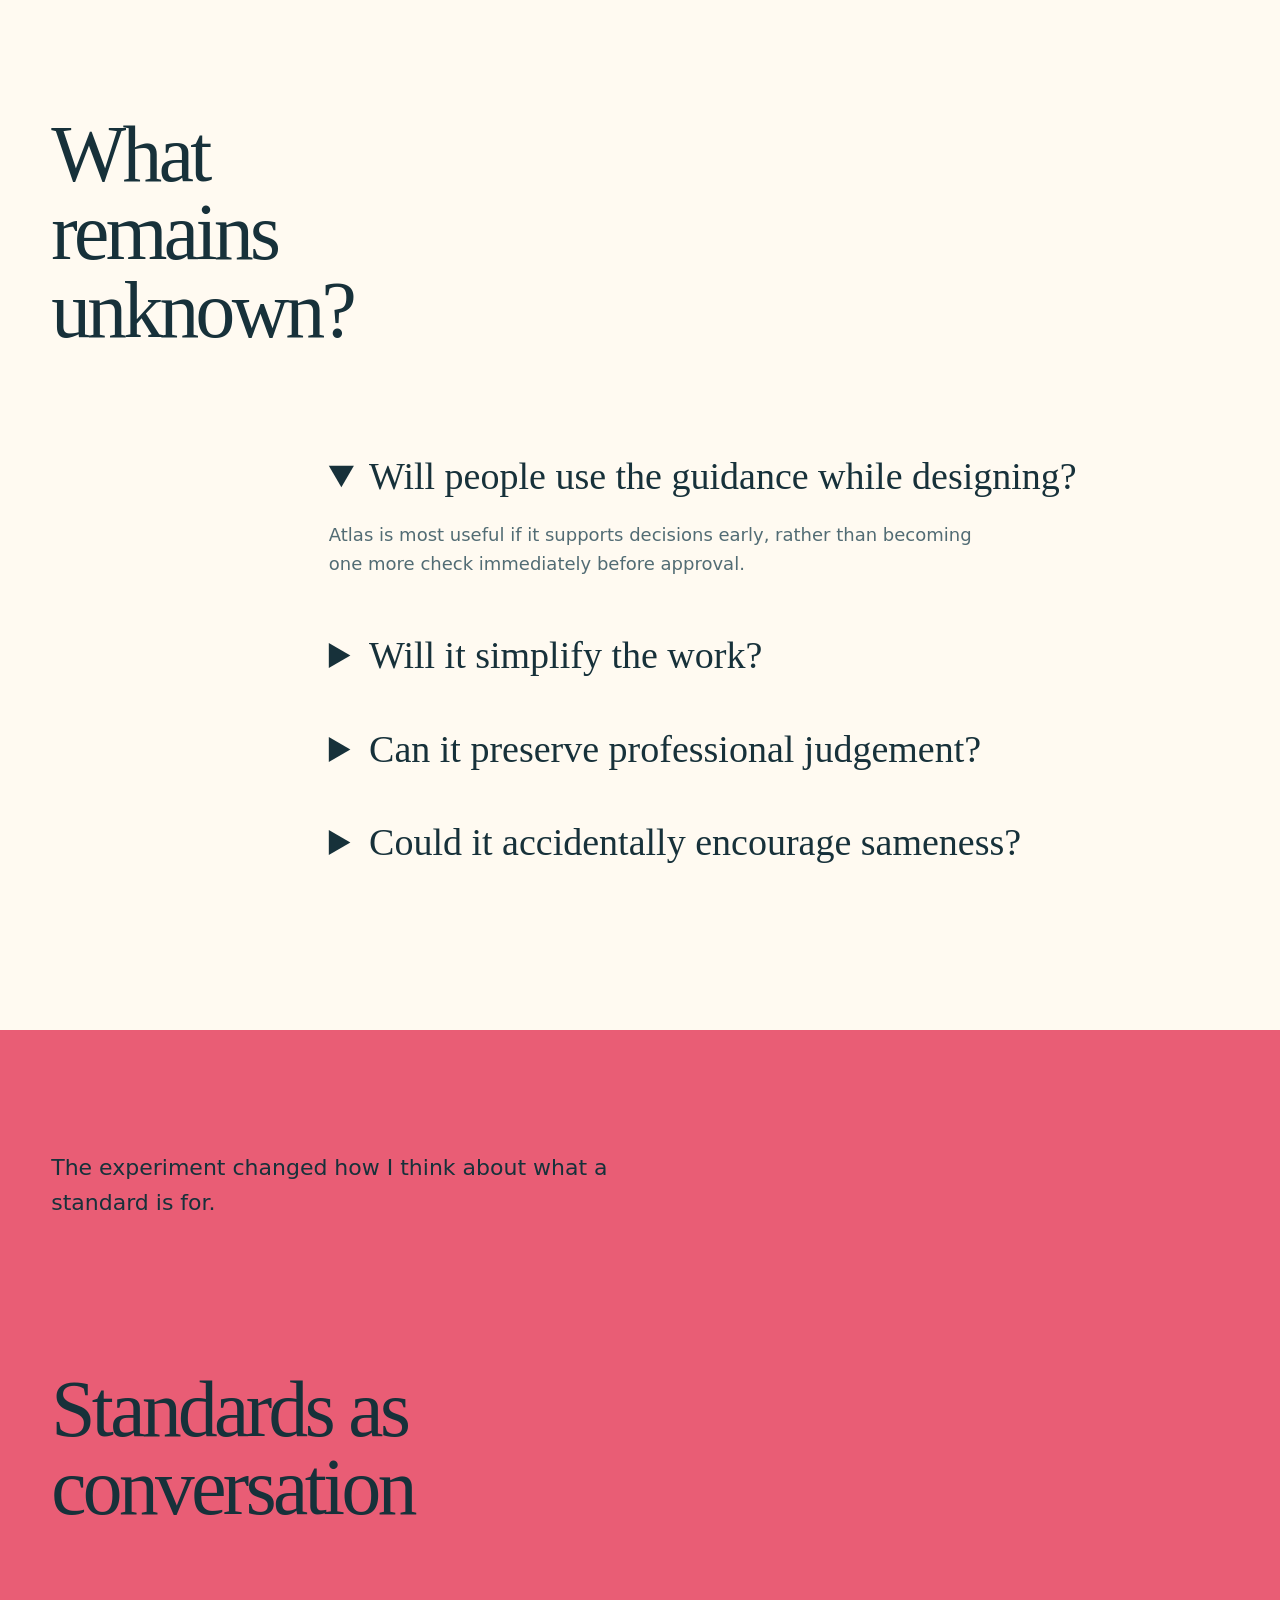
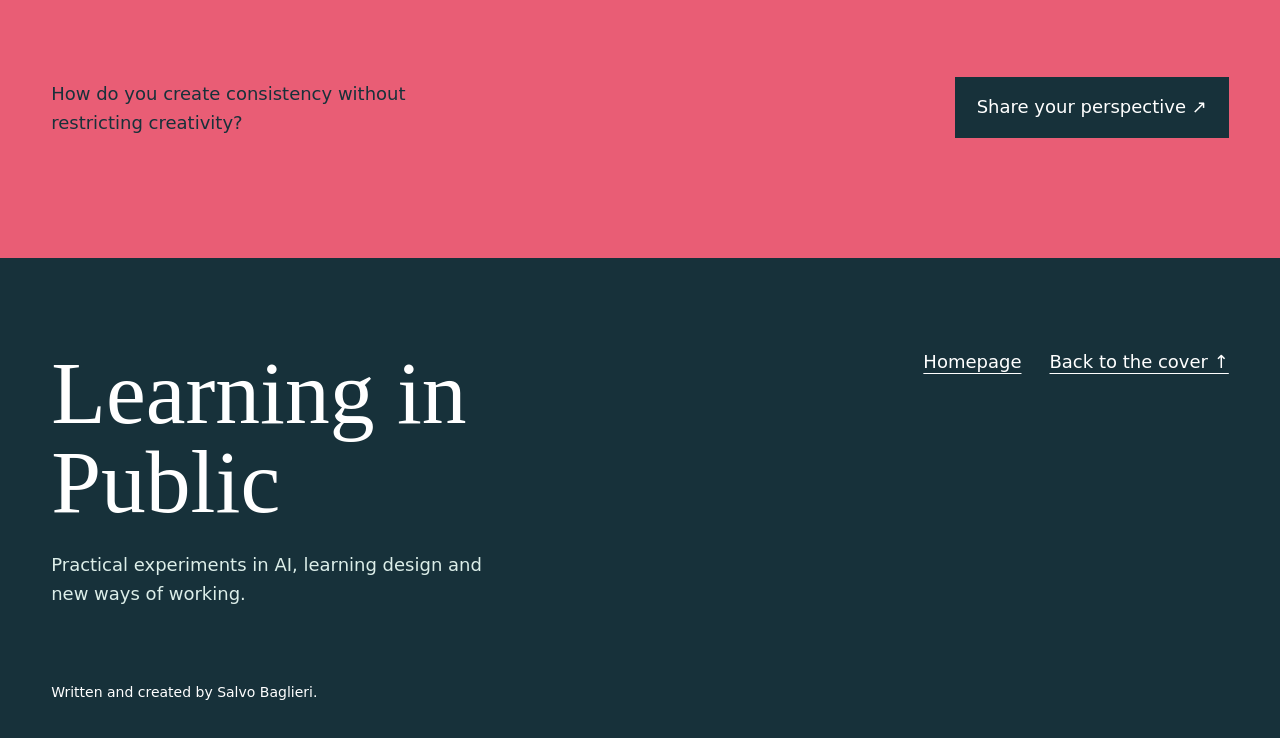
<file: atlas-standards/index.html>
<!doctype html>
<html lang="en">
<head>
  <meta charset="utf-8">
  <meta name="viewport" content="width=device-width, initial-scale=1">
  <title>Atlas | Standards without blocking creativity</title>
  <meta name="description" content="A Learning in Public experiment exploring how learning standards can create confidence without creating conformity.">
  <meta name="author" content="Salvo Baglieri">
  <link rel="canonical" href="https://salvopod.github.io/atlas-standards/">
  <meta property="og:type" content="article">
  <meta property="og:title" content="How do you create standards without blocking creativity?">
  <meta property="og:description" content="Atlas brings learning standards together and helps designers find the guidance relevant to what they are creating.">
  <meta property="og:image" content="https://salvopod.github.io/assets/atlas-standards/02-atlas-collection.png">
  <link rel="stylesheet" href="styles.css">
</head>
<body>
  <header class="hero" id="top">
    <img class="hero-image" src="../assets/atlas-standards/02-atlas-collection.png" alt="An open illustrated atlas containing several different maps and routes" width="1672" height="941">
    <div class="hero-scrim" aria-hidden="true"></div>
    <nav class="nav" aria-label="Article navigation">
      <a href="https://salvopod.github.io/">Salvo Baglieri</a>
      <a href="#article">Read the experiment</a>
    </nav>
    <div class="cover" data-reveal>
      <h1>Learning standards without sameness</h1>
      <p class="cover-intro">Atlas brings learning standards together and helps designers find the guidance relevant to what they are creating.</p>
      <div class="cover-bottom">
        <span>Learning in Public · Atlas</span>
        <a href="#article">Open the atlas ↓</a>
        <span>Salvo Baglieri</span>
      </div>
    </div>
  </header>

  <main id="article">
    <section class="opening sheet" data-reveal>
      <div>
        <h2>Consistency, not conformity</h2>
      </div>
      <p>One of the questions I keep returning to in L&amp;D is how we create consistency without making every learning experience look and feel the same.</p>
      <dl>
        <div><dt>The challenge</dt><dd>Valuable guidance can be difficult to find and apply.</dd></div>
        <div><dt>The experiment</dt><dd>Bring the standards together and simplify the route through them.</dd></div>
        <div><dt>The principle</dt><dd>Standards should create confidence, not conformity.</dd></div>
      </dl>
    </section>

    <section class="chapter problem">
      <div class="chapter-copy" data-reveal>
        <h2>The standards existed</h2>
        <p>Standards help us protect quality, accessibility, inclusion and the learner experience. They give teams a shared understanding of what good looks like and prevent us from solving the same problems repeatedly.</p>
        <p>But useful guidance may be distributed across documents, frameworks, templates and different platforms. People may not know what applies to their project or where to find it.</p>
        <p class="insight">Sometimes we do not need more standards. We need a better way to use the standards we already have.</p>
      </div>
      <figure data-reveal>
        <img src="../assets/atlas-standards/01-scattered-guidance.png" alt="An illustration of Salvo working among maps, books and distributed guidance" width="1672" height="941" loading="lazy">
        <figcaption>Valuable knowledge existed. The challenge was finding the right map at the right moment.</figcaption>
      </figure>
    </section>

    <section class="definition field-dark">
      <div class="definition-title" data-reveal>
        <h2>Why call it Atlas?</h2>
      </div>
      <div class="definition-copy" data-reveal>
        <p>An atlas is not one map. It is an organised collection of maps, with each one helping someone understand a different place or navigate a particular journey.</p>
        <p>I saw our learning standards in a similar way. Accessibility, inclusion, quality, learning design and different formats are not one single set of directions. They are different maps that become useful depending on what someone is trying to create.</p>
        <p>Atlas brings those maps together and helps designers identify the guidance relevant to their journey.</p>
      </div>
    </section>

    <section class="chapter route">
      <figure data-reveal>
        <img src="../assets/atlas-standards/03-choosing-the-route.png" alt="Hands choosing one relevant route across an illustrated collection of maps" width="1672" height="941" loading="lazy">
        <figcaption>The full collection remains available, but the relevant route becomes easier to see.</figcaption>
      </figure>
      <div class="chapter-copy" data-reveal>
        <h2>A design companion</h2>
        <p>I started by bringing the existing standards together. Then I began playing with different ways of organising them.</p>
        <p>Should people search by learning format, audience, business problem or stage of the design process? Could someone describe an idea and allow Atlas to surface the areas they may need to consider?</p>
        <p>The experiment moved beyond creating a central library. Atlas could introduce the right questions while an idea is still being shaped, rather than acting only as a compliance check at the end.</p>
      </div>
    </section>

    <section class="map-selector" aria-labelledby="selector-title">
      <div class="selector-intro" data-reveal>
        <h2 id="selector-title">Choose your map</h2>
        <p>One collection can reveal a different route depending on the learning experience. Try the prototype idea below.</p>
      </div>
      <div class="selector-layout" data-reveal>
        <div class="format-list" role="tablist" aria-label="Learning format">
          <button type="button" role="tab" aria-selected="true" aria-controls="map-panel" data-map="simulation">Simulation</button>
          <button type="button" role="tab" aria-selected="false" aria-controls="map-panel" data-map="video">Video</button>
          <button type="button" role="tab" aria-selected="false" aria-controls="map-panel" data-map="session">Facilitated session</button>
          <button type="button" role="tab" aria-selected="false" aria-controls="map-panel" data-map="support">Performance support</button>
        </div>
        <article class="map-panel" id="map-panel" tabindex="0" aria-live="polite">
          <h3 id="map-title">A map for simulations</h3>
          <p id="map-description">Start with the decisions learners need to practise, then consider psychological safety, useful consequences and a debrief that connects the experience to work.</p>
          <ul id="map-guidance">
            <li>Decisions and observable behaviours</li>
            <li>Realistic consequences</li>
            <li>Feedback and structured reflection</li>
          </ul>
        </article>
      </div>
    </section>

    <section class="guidance sheet" data-reveal>
      <div class="guidance-heading">
        <h2>Rules and routes</h2>
        <p>Some guidance establishes a boundary. Other guidance should create a useful starting point.</p>
      </div>
      <div class="guidance-list">
        <div><strong>Required</strong><span>Accessibility, privacy, accuracy and safety.</span></div>
        <div><strong>Recommended</strong><span>Practices that support quality and consistency.</span></div>
        <div><strong>Adaptable</strong><span>Patterns and examples that can be shaped to the context.</span></div>
        <div><strong>Experimental</strong><span>Space to test a new approach and learn from it.</span></div>
      </div>
    </section>

    <section class="creative field-mint">
      <div class="creative-copy" data-reveal>
        <h2>Many routes</h2>
        <p>Two designers should be able to apply the same principle and create two very different experiences. Consistency should come from the quality of the thinking, not from making every output identical.</p>
      </div>
      <figure data-reveal>
        <img src="../assets/atlas-standards/04-creative-routes.png" alt="Several colourful routes travelling through the same landscape within shared boundaries" width="1672" height="941" loading="lazy">
      </figure>
    </section>

    <section class="questions">
      <h2 data-reveal>What remains unknown?</h2>
      <div class="question-stack" data-reveal>
        <details open><summary>Will people use the guidance while designing?</summary><p>Atlas is most useful if it supports decisions early, rather than becoming one more check immediately before approval.</p></details>
        <details><summary>Will it simplify the work?</summary><p>Bringing information together only helps if the route through it is clearer than the systems and documents it replaces.</p></details>
        <details><summary>Can it preserve professional judgement?</summary><p>The system should explain what matters and why. The designer should retain ownership of how the principle is applied.</p></details>
        <details><summary>Could it accidentally encourage sameness?</summary><p>A tool intended to protect creativity could still make outputs more similar. That risk needs to be tested openly.</p></details>
      </div>
    </section>

    <section class="conclusion field-coral" data-reveal>
      <p>The experiment changed how I think about what a standard is for.</p>
      <h2>Standards as conversation</h2>
      <div>
        <p>How do you create consistency without restricting creativity?</p>
        <a href="https://www.linkedin.com/" rel="noreferrer">Share your perspective ↗</a>
      </div>
    </section>
  </main>

  <footer>
    <div>
      <strong>Learning in Public</strong>
      <p>Practical experiments in AI, learning design and new ways of working.</p>
    </div>
    <div>
      <a href="https://salvopod.github.io/">Homepage</a>
      <a href="#top">Back to the cover ↑</a>
    </div>
    <p>Written and created by Salvo Baglieri.</p>
  </footer>

  <script src="script.js"></script>
</body>
</html>
</file>
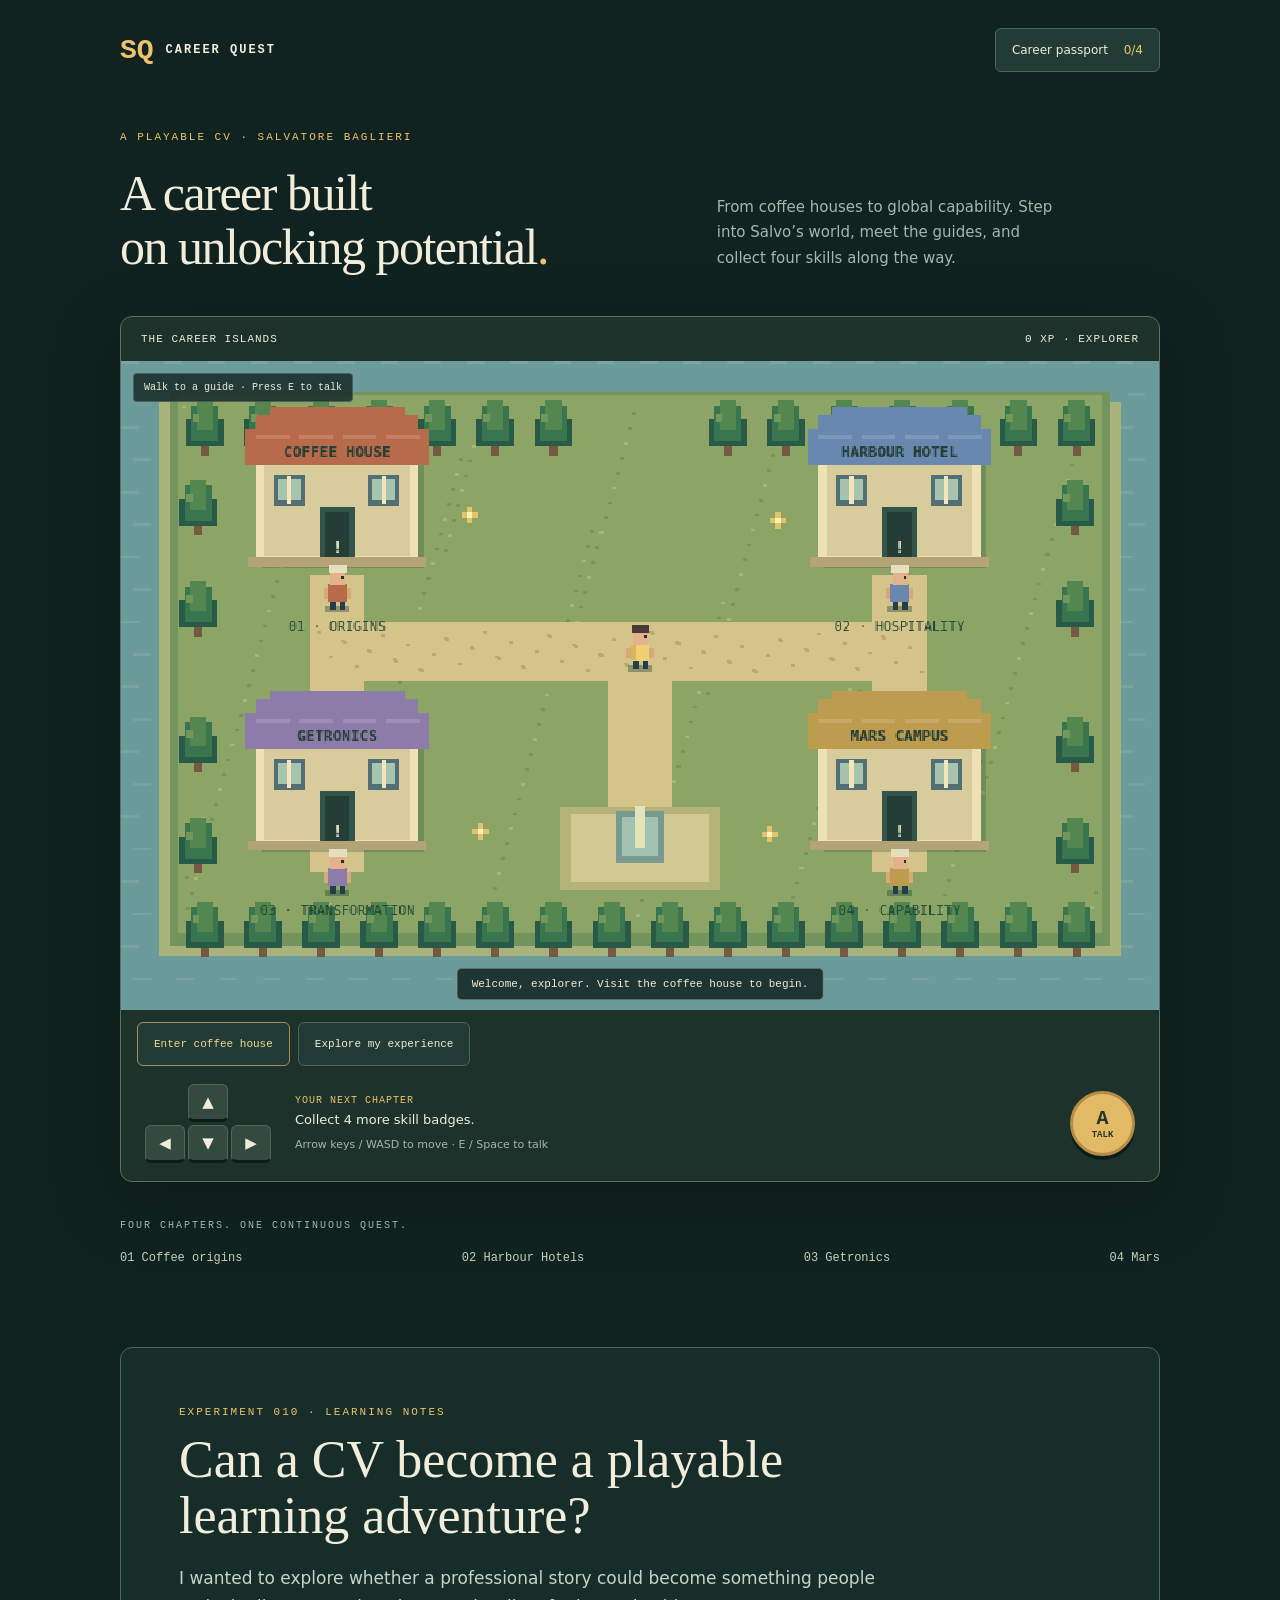
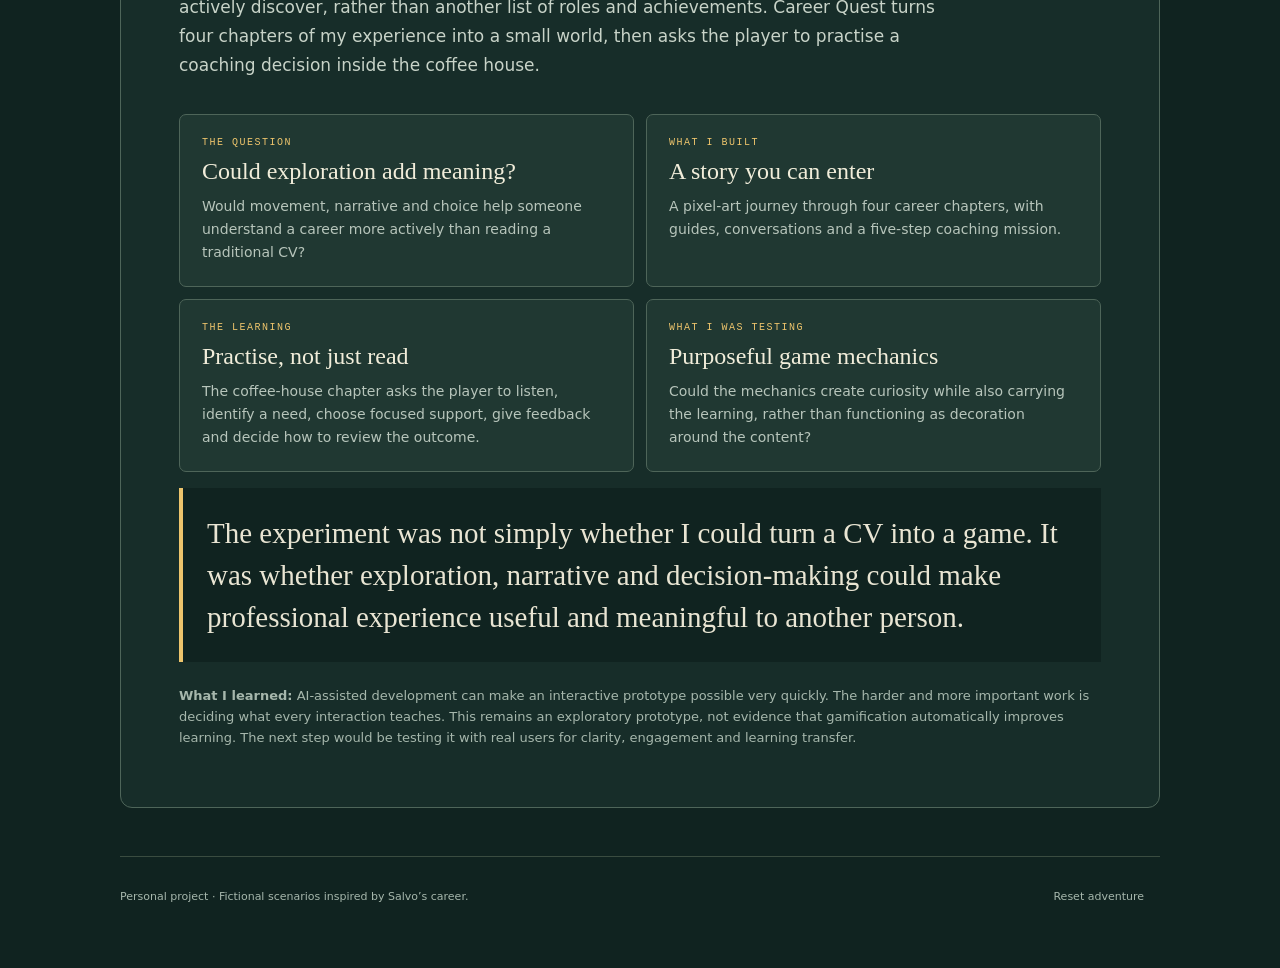
<file: career-quest/index.html>
<!doctype html><html lang="en"><head><meta charset="UTF-8"><meta name="viewport" content="width=device-width,initial-scale=1,viewport-fit=cover"><meta name="theme-color" content="#162b29"><title>Salvo’s Career Quest · The Coffee-House Chapter</title><meta name="description" content="Explore a career in learning and development through an original pixel-art adventure. Try the five-step coffee-house coaching mission."><meta property="og:title" content="Salvo’s Career Quest"><meta property="og:description" content="A playable career story. Listen, practise, and help a new manager grow."><meta property="og:type" content="website"><style>:root{color-scheme:dark;--ink:#f1edda;--muted:#a6b7ac;--gold:#edc46c}*{box-sizing:border-box}body{margin:0;background:#102320;color:var(--ink);font-family:system-ui,-apple-system,sans-serif}main{max-width:1120px;margin:auto;padding:28px 40px}button,a{-webkit-tap-highlight-color:transparent}button{font:inherit;cursor:pointer;color:inherit;background:#233b35;border:1px solid #4e6559;border-radius:6px;min-height:44px;padding:10px 16px}button:hover{background:#395346}button:focus-visible,a:focus-visible{outline:3px solid var(--gold);outline-offset:4px}header{display:flex;justify-content:space-between;align-items:center}.brand{display:flex;gap:12px;align-items:center;color:var(--gold);font:bold 28px monospace;text-decoration:none}.brand span{font:700 12px monospace;letter-spacing:2px;color:var(--ink)}#journal{font-size:12px}#count{margin-left:12px;color:var(--gold)}.intro{padding:48px 0 30px;display:grid;grid-template-columns:1.2fr 1fr;column-gap:65px}.eyebrow{grid-column:1/-1;font:11px monospace;letter-spacing:2px;color:var(--gold)}h1{font-family:Georgia,serif;font-weight:400;font-size:clamp(32px,4.2vw,50px);letter-spacing:-1.5px;line-height:1.08;margin:12px 0}h1 span{color:var(--gold)}.intro>p:last-child{align-self:end;color:var(--muted);font-size:15px;line-height:1.7;max-width:350px}.console{border:1px solid #5d7060;border-radius:12px;overflow:hidden;box-shadow:0 18px 70px #0004;background:#1c322b}.hud{display:flex;justify-content:space-between;padding:16px 20px;font:11px monospace;letter-spacing:1px}.hud i{display:inline-block;width:7px;height:7px;background:#a8d68c;margin-right:8px}.world{position:relative;background:#6f9d8c}canvas{width:100%;display:block;aspect-ratio:8/5;image-rendering:pixelated}.map-note{position:absolute;top:12px;left:12px;background:#172c29dc;padding:8px 10px;border:1px solid #ffffff30;border-radius:4px;font:10px monospace}.hint{position:absolute;bottom:10px;left:50%;transform:translateX(-50%);background:#162b29e8;border:1px solid #adb79077;padding:9px 14px;border-radius:5px;font:11px monospace;text-align:center;width:max-content;max-width:94%}.controlbar{display:flex;align-items:center;gap:24px;padding:18px 24px}.controlbar p{flex:1;margin:0}.controlbar strong{display:block;font:10px monospace;letter-spacing:1px;color:var(--gold)}.controlbar p span{display:block;margin:6px 0;font-size:13px}.controlbar small{color:var(--muted);font-size:11px}.dpad{display:grid;grid-template-columns:repeat(3,40px);grid-template-rows:repeat(2,38px);gap:3px;touch-action:none}.dpad button{padding:0;min-height:38px;background:#334a3e;font-size:15px;border-bottom:3px solid #0c1c16}.dpad button:first-child{grid-column:2}.dpad button:nth-child(2){grid-column:1;grid-row:2}.dpad button:nth-child(3){grid-column:2;grid-row:2}.dpad button:nth-child(4){grid-column:3;grid-row:2}.action{border-radius:50%;width:65px;height:65px;background:#e2b964;color:#24352a;border:3px solid #b38d48;box-shadow:0 4px #0b1c17;font:bold 20px monospace;touch-action:manipulation}.action span{display:block;font-size:9px}.below{padding:28px 0}.below>p{font:10px monospace;letter-spacing:2px;color:var(--muted)}.below>div{display:flex;justify-content:space-between;margin-top:20px;font:12px monospace;color:#c6d0bd}footer{border-top:1px solid #3a4c40;padding:18px 0;color:var(--muted);font-size:11px;display:flex;justify-content:space-between;align-items:center}footer button{font-size:11px;background:transparent;border:0}dialog{width:min(540px,92vw);max-height:85dvh;overflow:auto;background:#20382f;color:var(--ink);border:2px solid #d0b272;border-radius:10px;padding:24px;box-shadow:0 30px 100px #0008}dialog::backdrop{background:#091b19b9}.dialog-top{display:flex;align-items:center;justify-content:space-between;font:11px monospace;color:var(--gold)}.dialog-top button{border:0;background:none;padding:4px 10px}h2{font:30px Georgia,serif;margin:12px 0}#story{line-height:1.65;color:#d0d8c9;white-space:pre-line}#choices{display:grid;gap:10px}#choices button{text-align:left}#feedback{color:var(--gold);line-height:1.5}.badge{padding:12px;border:1px solid #607655;border-radius:4px;margin:8px 0} @media(max-width:600px){main{padding:18px 12px}.intro{display:block;padding:24px 6px 18px}.intro>p:last-child{font-size:13px;max-width:none;margin-bottom:0}h1{font-size:36px}.eyebrow{font-size:9px;letter-spacing:1.2px}.brand{font-size:24px}.brand span{font-size:10px;letter-spacing:1px}#journal{padding:8px;font-size:11px}#count{margin-left:4px}.hud{padding:13px 10px;font-size:9px;letter-spacing:0}.map-note{font-size:8px;padding:6px;top:6px;left:6px}.hint{font-size:9px;padding:6px 8px;bottom:6px}.controlbar{gap:12px;padding:16px 10px}.controlbar small{display:none}.controlbar strong{font-size:8px}.controlbar p span{font-size:11px}.dpad{grid-template-columns:repeat(3,37px);grid-template-rows:repeat(2,42px)}.dpad button{min-height:42px}.action{width:58px;height:58px;flex-shrink:0}.below>div{display:grid;grid-template-columns:1fr 1fr;gap:14px;font-size:11px}footer{font-size:10px;gap:12px}.below{padding:20px 6px}}

.quick-actions{display:flex;gap:8px;flex-wrap:wrap;padding:12px 16px 0}.quick-actions button,#conversations button{font:11px monospace}.quick-actions button:first-child{color:#f2d894;border-color:#a3915d}#conversations{display:flex;gap:8px;padding:12px 16px 0;flex-wrap:wrap}#conversations:empty{display:none}[hidden]{display:none!important}dialog button{min-height:46px}.experiment{margin:54px 0 48px;padding:clamp(26px,5vw,58px);border:1px solid #4e6559;border-radius:12px;background:#172d29}.experiment .eyebrow{margin:0 0 14px}.experiment h2{max-width:780px;margin:0 0 20px;font-size:clamp(32px,4.5vw,52px);line-height:1.08}.experiment-intro{max-width:760px;margin:0 0 34px;color:#c8d3c8;font-size:17px;line-height:1.7}.experiment-grid{display:grid;grid-template-columns:repeat(2,minmax(0,1fr));gap:12px}.experiment-card{padding:22px;border:1px solid #4e6559;border-radius:7px;background:#203832}.experiment-card span{display:block;margin-bottom:10px;color:var(--gold);font:10px monospace;letter-spacing:1.5px}.experiment-card h3{margin:0 0 10px;font:24px Georgia,serif}.experiment-card p{margin:0;color:#b7c5bb;font-size:14px;line-height:1.65}.experiment-learning{margin:16px 0 0;padding:24px;border-left:4px solid var(--gold);background:#102320;color:#e9e5d3;font:clamp(20px,2.8vw,29px)/1.45 Georgia,serif}.experiment-note{margin:24px 0 0;color:var(--muted);font-size:13px;line-height:1.6} @media(max-width:600px){.quick-actions,#conversations{padding:10px 10px 0;gap:6px}.quick-actions button,#conversations button{padding:8px;font-size:10px}.experiment{margin-top:30px;padding:24px 18px}.experiment-grid{grid-template-columns:1fr}.experiment-intro{font-size:15px}.experiment-learning{padding:20px;font-size:20px}}
</style></head><body><main><header><a class="brand" href="./">SQ<span>CAREER QUEST</span></a><button id="journal">Career passport <span id="count">0/4</span></button></header><section class="intro"><p class="eyebrow">A PLAYABLE CV · SALVATORE BAGLIERI</p><h1>A career built<br>on unlocking potential<span>.</span></h1><p>From coffee houses to global capability. Step into Salvo’s world, meet the guides, and collect four skills along the way.</p></section><section class="console" aria-label="Career adventure"><div class="hud"><span id="location"><i></i> THE CAREER ISLANDS</span><span id="xp">0 XP · EXPLORER</span></div><div class="world"><canvas id="map" width="768" height="480" role="img" aria-label="Pixel-art career island with four buildings, paths and a player"></canvas><div class="map-note" id="map-note">Walk to a guide · Press E to talk</div><div id="hint" class="hint" aria-live="polite">Welcome, explorer. Visit the coffee house to begin.</div></div><div class="quick-actions"><button id="enter-cafe">Enter coffee house</button><button id="experience">Explore my experience</button><button id="leave-cafe" hidden>Return to island</button></div><div class="controlbar"><div class="dpad" aria-label="Movement controls"><button data-dir="up" aria-label="Move up">▲</button><button data-dir="left" aria-label="Move left">◀</button><button data-dir="down" aria-label="Move down">▼</button><button data-dir="right" aria-label="Move right">▶</button></div><p><strong>YOUR NEXT CHAPTER</strong><span id="objective">Meet a guide beside any building.</span><small>Arrow keys / WASD to move · E / Space to talk</small></p><button id="talk" class="action">A<span>TALK</span></button></div></section><section class="below"><p>FOUR CHAPTERS. ONE CONTINUOUS QUEST.</p><div><span>01 Coffee origins</span><span>02 Harbour Hotels</span><span>03 Getronics</span><span>04 Mars</span></div></section>
<section class="experiment" aria-labelledby="experiment-title">
  <p class="eyebrow">EXPERIMENT 010 · LEARNING NOTES</p>
  <h2 id="experiment-title">Can a CV become a playable learning adventure?</h2>
  <p class="experiment-intro">I wanted to explore whether a professional story could become something people actively discover, rather than another list of roles and achievements. Career Quest turns four chapters of my experience into a small world, then asks the player to practise a coaching decision inside the coffee house.</p>
  <div class="experiment-grid">
    <article class="experiment-card"><span>THE QUESTION</span><h3>Could exploration add meaning?</h3><p>Would movement, narrative and choice help someone understand a career more actively than reading a traditional CV?</p></article>
    <article class="experiment-card"><span>WHAT I BUILT</span><h3>A story you can enter</h3><p>A pixel-art journey through four career chapters, with guides, conversations and a five-step coaching mission.</p></article>
    <article class="experiment-card"><span>THE LEARNING</span><h3>Practise, not just read</h3><p>The coffee-house chapter asks the player to listen, identify a need, choose focused support, give feedback and decide how to review the outcome.</p></article>
    <article class="experiment-card"><span>WHAT I WAS TESTING</span><h3>Purposeful game mechanics</h3><p>Could the mechanics create curiosity while also carrying the learning, rather than functioning as decoration around the content?</p></article>
  </div>
  <p class="experiment-learning">The experiment was not simply whether I could turn a CV into a game. It was whether exploration, narrative and decision-making could make professional experience useful and meaningful to another person.</p>
  <p class="experiment-note"><strong>What I learned:</strong> AI-assisted development can make an interactive prototype possible very quickly. The harder and more important work is deciding what every interaction teaches. This remains an exploratory prototype, not evidence that gamification automatically improves learning. The next step would be testing it with real users for clarity, engagement and learning transfer.</p>
</section>
<footer>Personal project · Fictional scenarios inspired by Salvo’s career.<button id="reset">Reset adventure</button></footer></main><dialog id="dialog"><div class="dialog-top"><span id="chapter"></span><button id="close" aria-label="Close dialogue">✕</button></div><h2 id="title"></h2><p id="story"></p><div id="choices"></div><p id="feedback" role="status"></p></dialog><noscript><p>This adventure needs JavaScript. Career overview: learning and development across Caffè Nero / Harris &amp; Hoole, Harbour Hotels, Getronics and Mars.</p></noscript><script>'use strict';
const $=id=>document.getElementById(id),canvas=$('map'),ctx=canvas.getContext('2d');
const chapters=[
{name:'Coffee origins',company:'Caffè Nero & Harris & Hoole',years:'2007–2018',x:160,y:164,color:'#b86b4b',skill:'People development',story:'As eLearning Specialist / Senior Trainer, Salvo designed leadership and onboarding programmes across brands. His work connected digital learning, practical support and manager development.',question:'A new manager is struggling. What would help build lasting capability?',answers:['Give targeted coaching and practical development','Add more reporting without support','Wait until the annual review'],correct:0},
{name:'Hospitality harbour',company:'Harbour Hotels',years:'2018–2019',x:576,y:164,color:'#6988b0',skill:'Learning adoption',story:'As HR & Learning Manager, Salvo implemented an e-learning platform to support compliance, introduced Lumina Spark for leadership development, and delivered service, leadership and recruitment training.',question:'How would you improve adoption of a new learning platform?',answers:['Launch it without explaining its purpose','Make learning relevant and track participation','Only send a link once'],correct:1},
{name:'Transformation tower',company:'Getronics',years:'2019–2023',x:160,y:374,color:'#8d7caa',skill:'Commercial learning strategy',story:'As Director of Learning and Development and Talent, Salvo led learning across a global workforce, developing a commercial learning ecosystem, consolidating platforms and redesigning onboarding.',question:'Fragmented learning tools are expensive. Where would you start?',answers:['Buy another disconnected platform','Remove all employee development','Align needs, consolidate tools and measure impact'],correct:2},
{name:'Global capability campus',company:'Mars',years:'2023–present (2026 CV)',x:576,y:374,color:'#bd9c4f',skill:'AI-enabled transformation',story:'As Director of Learning Experience, Salvo leads learning across a global workforce. His work includes AI-enabled learning design, delivery optimisation, reusable GenAI prompts and quality governance.',question:'How do you scale AI-assisted learning responsibly?',answers:['Use reusable prompts with quality, accessibility and inclusion reviews','Publish every AI output immediately','Measure success only by content volume'],correct:0}
];
let player={x:384,y:212},done=[],active=-1,held=null,timer=0,last=0,scene="island",cafe={step:0,approach:null},walkFrame=0;
try{const saved=JSON.parse(localStorage.getItem('salvoQuestV1'));if(saved&&Array.isArray(saved.done)){done=[...new Set(saved.done.filter(i=>Number.isInteger(i)&&i>=0&&i<4))];if(saved.cafe&&Number.isInteger(saved.cafe.step)&&saved.cafe.step>=0&&saved.cafe.step<=5)cafe={step:saved.cafe.step,approach:saved.cafe.approach}}}catch{}
const rect=(x,y,w,h,c)=>{ctx.fillStyle=c;ctx.fillRect(x,y,w,h)};
function tree(x,y){rect(x-3,y+12,6,12,'#765943');rect(x-14,y-3,28,20,'#275b48');rect(x-10,y-13,20,26,'#39754f');rect(x-6,y-17,12,22,'#54874f');rect(x-9,y-7,5,6,'#72975a')}
function person(x,y,color,hero=false){rect(x-9,y+13,18,5,'#27483766');rect(x-5,y+7,4,9,'#243d4b');rect(x+2,y+7,4,9,'#243d4b');rect(x-7,y-3,14,13,color);rect(x-10,y,3,8,'#d8a77c');rect(x+7,y,3,8,'#d8a77c');rect(x-5,y-14,11,12,'#e3b18a');rect(x-6,y-17,13,6,hero?'#4a3a35':'#e6dfbf');rect(x+3,y-9,2,2,'#29332b');if(hero)rect(x-7,y-2,4,11,'#d7b65d')}
function building(c,i){let x=c.x-60,y=c.y-95;rect(x+4,y+8,120,76,'#294d3a44');rect(x,y,120,80,'#eee1b4');rect(x+6,y+5,108,70,'#d8cc9d');rect(x-8,y-19,136,27,c.color);rect(x,y-29,120,12,c.color);rect(x+10,y-35,100,7,c.color);for(let a=0;a<4;a++)rect(x+a*32,y-14,25,3,'#ffffff22');rect(x+47,y+39,26,41,'#345449');rect(x+51,y+43,18,37,'#243d37');for(const a of [13,83]){rect(x+a,y+15,23,23,'#526f73');rect(x+a+3,y+18,17,16,'#a6c4ae');rect(x+a+10,y+16,3,21,'#f3e6bc')}rect(x-6,y+76,132,7,'#b4a376');ctx.fillStyle='#243f34';ctx.font='bold 11px monospace';ctx.textAlign='center';ctx.fillText(['COFFEE HOUSE','HARBOUR HOTEL','GETRONICS','MARS CAMPUS'][i],c.x,y+2);person(c.x,c.y+4,done.includes(i)?'#ddbb63':c.color);ctx.font='bold 12px monospace';ctx.fillStyle='#f7edc9';ctx.fillText(done.includes(i)?'★':'!',c.x,c.y-22);ctx.font='10px monospace';ctx.fillStyle='#214736';ctx.fillText(['01 · ORIGINS','02 · HOSPITALITY','03 · TRANSFORMATION','04 · CAPABILITY'][i],c.x,c.y+36)}
function drawIsland(){ctx.imageSmoothingEnabled=false;rect(0,0,768,480,'#6c9b9b');for(let y=0;y<480;y+=24)for(let x=0;x<768;x+=32){rect(x+((y/24)%2)*9,y,13,2,'#8cb2a766')}rect(28,30,712,410,'#a9b27a');rect(36,23,696,410,'#73945d');rect(42,25,684,398,'#8ca567');for(let i=0;i<260;i++){let x=45+(i*97)%676,y=33+(i*53)%382;rect(x,y,3,2,i%3?'#75965a':'#a5b775')}rect(140,158,40,220,'#d5c48a');rect(556,158,40,220,'#d5c48a');rect(140,193,456,44,'#d5c48a');rect(360,213,48,169,'#d5c48a');for(let i=0;i<70;i++)rect(145+(i*19)%447,200+(i*7)%30,3,2,'#b9aa75');rect(325,330,118,61,'#b5b378');rect(333,335,102,50,'#d2c994');rect(366,333,36,38,'#789a91');rect(371,337,26,29,'#a2c3b1');rect(380,329,8,31,'#e4e4bc');for(let i=0;i<16;i++){let x=62+i*43;if(Math.abs(x-384)>28)tree(x,46);tree(x,417)}for(const x of [57,706])for(const y of [105,180,280,355])tree(x,y);for(const [x,y]of [[252,112],[480,116],[260,346],[474,348]]){rect(x,y,12,4,'#e2c36c');rect(x+4,y-4,4,12,'#e2c36c');rect(x+4,y,4,4,'#fff1b8')}chapters.forEach(building);person(player.x,player.y,'#f0d075',true)}
function nearest(){let best=-1,distance=Infinity;chapters.forEach((c,i)=>{let d=Math.hypot(c.x-player.x,c.y+4-player.y);if(d<distance){distance=d;best=i}});return distance<48?best:-1}
function update(){ $('count').textContent=done.length+'/4';$('xp').textContent=done.length*100+' XP · '+(done.length===4?'CAREER ARCHITECT':'EXPLORER');$('objective').textContent=done.length===4?'All skills unlocked. Your quest is complete!':`Collect ${4-done.length} more skill badge${done.length===3?'':'s'}.`;draw()}
function moveIsland(dir){if($('dialog').open)return;let dx=({left:-8,right:8})[dir]||0,dy=({up:-8,down:8})[dir]||0;let x=Math.max(48,Math.min(720,player.x+dx)),y=Math.max(65,Math.min(395,player.y+dy));if(chapters.some(c=>x>c.x-69&&x<c.x+69&&y>c.y-135&&y<c.y-7))return;player={x,y};walkFrame++;const n=nearest();$('hint').textContent=n>=0?`${chapters[n].company} · Tap A or press E`:'Explore the island. Talk to the guide beside each building.';draw()}
function show(i){if(i===0){coffeeInvitation();return}active=i;const c=chapters[i];$('chapter').textContent=`CHAPTER ${i+1} · ${c.years}`;$('title').textContent=c.company;$('story').textContent=c.story+'\n\n'+(done.includes(i)?'Skill unlocked: '+c.skill:c.question);$('choices').replaceChildren();$('feedback').textContent='';if(done.includes(i)){addButton('Continue exploring',()=>$('dialog').close())}else c.answers.forEach((answer,k)=>addButton(answer,()=>{if(k!==c.correct){$('feedback').textContent='Try again. Think about practical support, clear outcomes and sustainable capability.';return}done.push(i);try{localStorage.setItem('salvoQuestV1',JSON.stringify({done,cafe}))}catch{}update();$('choices').replaceChildren();$('feedback').textContent=done.length===4?'All four skills collected. Career Architect unlocked!':`+100 XP · ${c.skill} unlocked!`;addButton('Continue exploring',()=>$('dialog').close())}));$('dialog').showModal()}
function addButton(text,fn){let b=document.createElement('button');b.textContent=text;b.onclick=fn;$('choices').append(b)}
function talkIsland(){const n=nearest();if(n<0){$('hint').textContent='Move closer to a guide: look for the ! beside a building.';return}show(n)}
$('talk').onclick=talk;$('close').onclick=()=>$('dialog').close();$('journal').onclick=()=>{$('chapter').textContent='YOUR INVENTORY';$('title').textContent=done.length===4?'Career Architect':'Skills journal';$('story').textContent=`${done.length*100} XP earned. Coffee-house mission: ${Math.min(cafe.step,5)}/5 steps. Your progress is stored in this browser. Other chapters remain short prototype challenges.`;$('choices').replaceChildren();$('feedback').textContent='';chapters.forEach((c,i)=>{let p=document.createElement('div');p.className='badge';p.textContent=(done.includes(i)?'★ ':'◇ ')+c.skill+' · '+(done.includes(i)?'Unlocked':c.company);$('choices').append(p)});$('dialog').showModal()};$('reset').onclick=()=>{$('chapter').textContent='START AGAIN';$('title').textContent='Reset your adventure?';$('story').textContent='This clears the four badges saved in this browser.';$('choices').replaceChildren();$('feedback').textContent='';addButton('Keep exploring',()=>$('dialog').close());addButton('Reset progress',()=>{done=[];cafe={step:0,approach:null};scene='island';player={x:384,y:212};setLocation();try{localStorage.removeItem('salvoQuestV1')}catch{}update();$('dialog').close()});$('dialog').showModal()};

// Coffee house: fictional characters and a five-stage coaching simulation.
const cafePeople=[{name:'Alex · new manager',x:552,y:248,color:'#a86b59'}, {name:'Sam · barista',x:208,y:248,color:'#689999'}, {name:'Jo · learning partner',x:384,y:148,color:'#8b7f9e'}];
const missionText=['Listen to Alex, the new manager.','Hear Sam’s perspective at the coffee bar.','Help Alex choose a development plan.','Practise a coaching conversation with Sam.','Return to Alex to review the plan.','People development badge earned. Explore the other chapters.'];
function save(){try{localStorage.setItem('salvoQuestV1',JSON.stringify({done,cafe}))}catch{}}
function setLocation(){const inside=scene==='cafe';$('location').textContent=inside?'01 · THE COFFEE HOUSE':'THE CAREER ISLANDS';$('map-note').textContent=inside?'Talk to Alex, Sam and Jo · E / A':'Walk to a guide · Press E to talk';$('leave-cafe').hidden=!inside;$('enter-cafe').hidden=inside;canvas.setAttribute('aria-label',inside?'Coffee house with three fictional characters, coffee counter, tables and exit. Use the conversation list below for a text-based route.':'Pixel-art career island with four career buildings, paths and a player');$('objective').textContent=inside?missionText[cafe.step]:done.length===4?'All skills unlocked. Your quest is complete!':`Collect ${4-done.length} more skill badges.`;renderConversations()}
function renderConversations(){let area=$('conversations');if(!area){area=document.createElement('nav');area.id='conversations';area.setAttribute('aria-label','Accessible conversation shortcuts');$('map').parentElement.after(area)}area.replaceChildren();if(scene!=='cafe')return;cafePeople.forEach((p,i)=>{let b=document.createElement('button');b.textContent='Talk to '+p.name.split(' · ')[0];b.onclick=()=>conversation(i);area.append(b)});}
function openPanel(label,title,story,options){held=null;$('chapter').textContent=label;$('title').textContent=title;$('story').textContent=story;$('choices').replaceChildren();$('feedback').textContent='';options.forEach(([text,fn])=>addButton(text,fn));if(!$('dialog').open)$('dialog').showModal()}
function finishStep(step){cafe.step=Math.max(cafe.step,step);save();setLocation();draw()}
function coffeeInvitation(){openPanel('CHAPTER 01 · 2007–2018','The coffee-house chapter',chapters[0].story+'\n\nStep inside for “The first busy shift”: a five-minute coaching mission. Alex, Sam and Jo are fictional characters; their conversations illustrate learning design, rather than recreating events at an employer.',[['Enter the coffee house',()=>{$('dialog').close();enterCafe()}],['Keep exploring',()=>$('dialog').close()]])}
function enterCafe(){scene='cafe';player={x:384,y:404};held=null;setLocation();$('hint').textContent=missionText[cafe.step];draw()}
function leaveCafe(){scene='island';player={x:160,y:192};held=null;setLocation();$('hint').textContent='Back on the island. Your coffee-house progress is saved.';draw()}
function conversation(i){const step=cafe.step;
 if(i===2){openPanel('JO · LEARNING PARTNER','Support that survives a busy shift','A useful coaching loop is: listen, agree one observable behaviour, practise together, then review. A course may help, but first understand what is happening on the floor.\n\nMission: '+missionText[step],[['Back to the coffee house',()=>$('dialog').close()]]);return}
 if(i===0){
 if(step===0){openPanel('ALEX · NEW MANAGER','The first busy shift','“I know the routines, but when the queue builds I take over everything. The team waits for instructions, and I leave the shift exhausted.”\n\nWhat would you ask first?',[
 ['“Which moment feels hardest, and what have you already tried?”',()=>{finishStep(1);openPanel('LISTEN · 1/5','Find the moment that matters','“The handover. I rush it, people miss their roles, then I try to fix every problem myself.”\n\nYou have identified a specific situation to explore. Hear Sam’s perspective before designing a solution.',[['Speak to Sam',()=>{$('dialog').close();$('hint').textContent=missionText[cafe.step]}]])}],
 ['“Would a refresher course help?”',()=>{$('feedback').textContent='A refresher could help with missing knowledge. First ask where the shift breaks down, so you can choose support that fits.'}],
 ['“Shall we review your performance numbers?”',()=>{$('feedback').textContent='Numbers can reveal a pattern, but they will not explain it alone. Start with Alex’s experience of a specific moment.'}]
 ]);return}
 if(step===1){openPanel('ALEX · NEW MANAGER','One more perspective','“Could you speak to Sam at the coffee bar? They see the handover from the team’s side.”',[['Keep exploring',()=>$('dialog').close()]]);return}
 if(step===2){openPanel('DESIGN · 3/5','Choose a development plan','You have heard two perspectives: Alex takes over under pressure, while Sam needs clearer roles and a chance to practise. Choose the first intervention.',[
 ['Practise a two-minute handover, agree roles, and debrief after the shift',()=>{cafe.approach='Practice and feedback';finishStep(3);openPanel('PLAN AGREED','Small enough to try today','Alex will name the roles, check understanding, and let each person explain their next step. You will observe and give specific feedback.\n\nNow try a coaching conversation with Sam.',[['Practise with Sam',()=>$('dialog').close()]])}],
 ['Create a full onboarding course before the next shift',()=>{$('feedback').textContent='A structured course may be useful later. For this shift, try a smaller intervention focused on the handover, then use the evidence to decide what to build.'}],
 ['Give Alex a detailed checklist to complete alone',()=>{$('feedback').textContent='A checklist is useful support, but Alex also needs a chance to practise delegation and get feedback. Combine a simple prompt with observed practice.'}]
 ]);return}
 if(step===3){openPanel('ALEX · NEW MANAGER','Try the conversation','“The plan is clear. Practise your feedback with Sam, then we can agree how to review it.”',[['Return to practice',()=>$('dialog').close()]]);return}
 if(step===4){openPanel('REVIEW · 5/5','How will you know it helped?','Alex has a plan and the team has practised. What would you review after the next few shifts?',[
 ['Observe handovers, ask the team about role clarity, and review with Alex',()=>{finishStep(5);if(!done.includes(0))done.push(0);save();update();setLocation();openPanel('★ PEOPLE DEVELOPMENT UNLOCKED','You helped a manager grow','+100 XP · You listened to two perspectives, chose focused practice, gave actionable feedback, and planned a review.\n\nCareer connection: Salvo designed leadership and onboarding programmes across Caffè Nero and Harris & Hoole (2007–2018). This fictional mission illustrates that kind of capability-building work.\n\nThe next three chapters are short prototype encounters.',[['Back to the island',()=>{$('dialog').close();leaveCafe()}],['Stay in the coffee house',()=>$('dialog').close()]])}],
 ['Count how many learning resources Alex opened',()=>{$('feedback').textContent='Resource views show activity. Add evidence of the behaviour you wanted to change: clearer handovers, role clarity and independent action.'}],
 ['Compare one shift’s sales with yesterday',()=>{$('feedback').textContent='Sales have many influences. Look first for the specific behaviour and team experience your intervention aimed to improve.'}]
 ]);return}
 openPanel('CHAPTER COMPLETE','A repeatable coaching loop','Listen → agree a behaviour → practise → review.\n\nYour People development badge is in the career passport.',[['Return to island',()=>{$('dialog').close();leaveCafe()}],['Keep exploring',()=>$('dialog').close()]]);return
 }
 if(step===0){openPanel('SAM · BARISTA','A busy morning','“Alex is near the noticeboard. Start by asking how the shift is going.”',[['Find Alex',()=>$('dialog').close()]]);return}
 if(step===1){openPanel('SAM · BARISTA','The other side of the handover','“When the queue gets long, Alex does three jobs at once. I want to help, but I’m not sure which decisions I can make. A clear role and a quick practice would help.”\n\nYou now have two perspectives. Return to Alex and choose a plan.',[['I’ve heard both perspectives',()=>{finishStep(2);$('dialog').close()}]]);return}
 if(step===2){openPanel('SAM · BARISTA','Ready to try something','“Could you agree a small plan with Alex? Then we can practise it here.”',[['Back to the floor',()=>$('dialog').close()]]);return}
 if(step===3){openPanel('PRACTISE · 4/5','Give feedback Sam can use','In the practice handover, Sam explained the bar role clearly but did not check who would support the queue. How would you respond?',[
 ['“Your bar role was clear. What could you ask to confirm who supports the queue? Let’s try again.”',()=>{finishStep(4);openPanel('PRACTICE COMPLETE','Specific feedback. Another attempt.','Sam tries again: “I’m on the bar. Who is covering the queue, and when should I ask for support?”\n\nYou named an observable behaviour and gave Sam room to improve it. Return to Alex to agree a review.',[['Return to Alex',()=>$('dialog').close()]])}],
 ['“Well done. Keep going.”',()=>{$('feedback').textContent='Encouragement helps. Add the specific behaviour that worked and one question to guide the next attempt.'}],
 ['Explain every handover rule again',()=>{$('feedback').textContent='Sam already showed part of the skill. Focus feedback on the missing check, then make room for another attempt.'}]
 ]);return}
 openPanel('SAM · BARISTA','A clearer handover','“I know my role, and I know when to ask for help. That makes the next shift feel more manageable.”',[['Keep exploring',()=>$('dialog').close()]]);
}
function drawCafe(){rect(0,0,768,480,'#243b35');rect(54,48,660,400,'#cda77e');rect(66,58,636,360,'#a87654');for(let y=75;y<420;y+=24){rect(67,y,634,2,'#926145');for(let x=76+(y%48)*3;x<695;x+=96)rect(x,y,2,24,'#95684a')}rect(64,48,640,62,'#e4d1a4');rect(64,106,640,8,'#655040');rect(88,63,96,34,'#597c79');rect(92,67,88,26,'#96b8a4');rect(132,64,5,33,'#e8d9b5');rect(584,63,96,34,'#597c79');rect(588,67,88,26,'#96b8a4');rect(627,64,5,33,'#e8d9b5');rect(268,65,230,28,'#36534a');ctx.fillStyle='#eddfb7';ctx.textAlign='center';ctx.font='bold 13px monospace';ctx.fillText('THE FIRST BUSY SHIFT',384,84);rect(91,146,186,58,'#694a37');rect(87,138,194,20,'#dbc39b');rect(102,121,53,20,'#41514d');rect(106,116,45,10,'#9aa6a0');rect(112,127,8,8,'#d8d1b3');rect(135,127,8,8,'#d8d1b3');rect(176,129,12,12,'#efdfbe');rect(194,129,12,12,'#efdfbe');rect(213,129,12,12,'#efdfbe');const steam=Math.floor(timer/500)%3;for(let i=0;i<3;i++)rect(178+i*18,117-steam*2,2,7,'#e5d1ad99');rect(516,136,89,56,'#5b6d56');rect(522,142,77,44,'#e6d6b0');for(let i=0;i<3;i++)rect(529,150+i*10,52,3,'#a49272');for(const x of [192,552]){rect(x-37,328,74,38,'#65472f');rect(x-34,322,68,37,'#d3ac73');rect(x-22,332,11,10,'#eee0bb');rect(x+10,332,11,10,'#eee0bb');rect(x-44,338,8,20,'#405b4c');rect(x+36,338,8,20,'#405b4c')};rect(343,414,82,27,'#6c7a58');rect(352,420,64,14,'#bca475');ctx.font='10px monospace';ctx.fillStyle='#f0dfb6';ctx.fillText('EXIT',384,435);cafePeople.forEach((p,i)=>{person(p.x,p.y,p.color);ctx.fillStyle='#f5e1b6';ctx.font='11px monospace';ctx.fillText(p.name.split(' · ')[0].toUpperCase(),p.x,p.y+36);const target=(cafe.step===0||cafe.step===2||cafe.step===4)?0:(cafe.step===1||cafe.step===3)?1:-1;if(i===target){ctx.font='bold 17px monospace';ctx.fillText('!',p.x,p.y-27)}});person(player.x,player.y+(walkFrame%2),'#f0d075',true)}
function draw(){scene==='cafe'?drawCafe():drawIsland()}
function move(dir){if(scene!=='cafe'){moveIsland(dir);return}if($('dialog').open)return;let x=Math.max(78,Math.min(690,player.x+(({left:-8,right:8})[dir]||0))),y=Math.max(130,Math.min(435,player.y+(({up:-8,down:8})[dir]||0)));if((x>80&&x<288&&y<215)||(x>507&&x<614&&y<202)||([192,552].some(t=>Math.abs(x-t)<47)&&y>310&&y<375))return;player={x,y};walkFrame++;if(y>425&&Math.abs(x-384)<45){leaveCafe();return}const n=cafePeople.findIndex(p=>Math.hypot(p.x-x,p.y-y)<53);$('hint').textContent=n>=0?'Talk to '+cafePeople[n].name+' · E / A':missionText[cafe.step];draw()}
function talk(){if(scene!=='cafe'){talkIsland();return}let n=cafePeople.findIndex(p=>Math.hypot(p.x-player.x,p.y-player.y)<53);if(n>=0)conversation(n);else if(player.y>398&&Math.abs(player.x-384)<48)leaveCafe();else $('hint').textContent='Approach a character, or use the conversation buttons below the map.'}
$('enter-cafe').onclick=enterCafe;$('leave-cafe').onclick=leaveCafe;$('experience').onclick=()=>{openPanel('QUICK ACCESS · CAREER OVERVIEW','Explore Salvo’s experience','Read the career chapters directly. The coffee house contains the first full mission; the other chapters are short prototype encounters.',chapters.map((c,i)=>[c.company,()=>{if(i===0){coffeeInvitation();return}openPanel(c.years,c.company,c.story,[['Back to career overview',()=>$('experience').onclick()],['Continue exploring',()=>$('dialog').close()]])}]))};

const keys={ArrowUp:'up',w:'up',ArrowDown:'down',s:'down',ArrowLeft:'left',a:'left',ArrowRight:'right',d:'right'};document.addEventListener('keydown',e=>{if($('dialog').open)return;if(e.target.closest('button')&&(e.key===' '||e.key==='Enter'))return;let dir=keys[e.key]||keys[e.key.toLowerCase()];if(dir){e.preventDefault();move(dir)}else if(['e','E',' '].includes(e.key)){e.preventDefault();talk()}});
document.querySelectorAll('[data-dir]').forEach(b=>{b.addEventListener('pointerdown',e=>{e.preventDefault();b.setPointerCapture(e.pointerId);held=b.dataset.dir;move(held);last=performance.now()});for(const event of ['pointerup','pointercancel','lostpointercapture'])b.addEventListener(event,()=>held=null)});window.addEventListener('blur',()=>held=null);document.addEventListener('visibilitychange',()=>held=null);const reducedMotion=window.matchMedia('(prefers-reduced-motion: reduce)').matches;let lastAnimation=0;function tick(t){timer=t;if(scene==='cafe'&&!reducedMotion&&t-lastAnimation>250){draw();lastAnimation=t}if(held&&t-last>85){move(held);last=t}requestAnimationFrame(tick)}update();setLocation();requestAnimationFrame(tick);
</script></body></html>
</file>
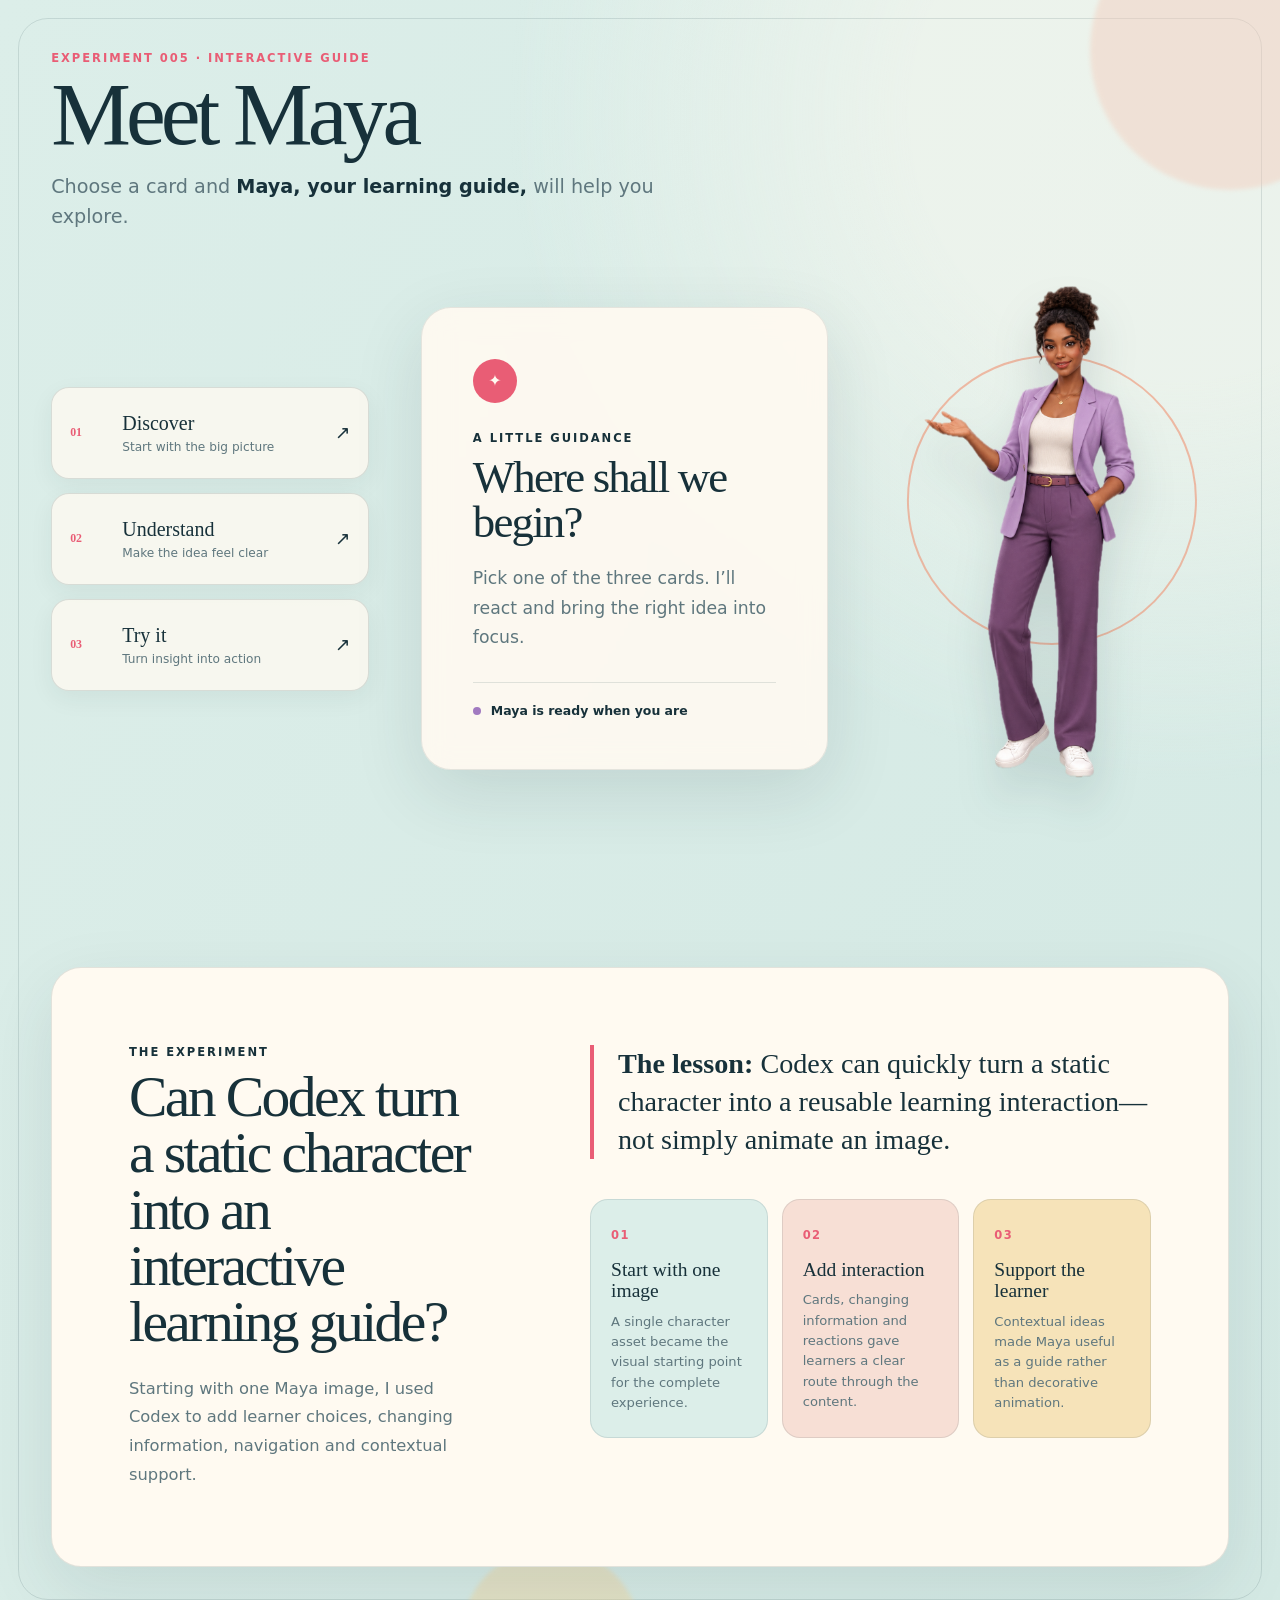
<file: interactive-maya/index.html>
<!doctype html>
<html lang="en">
  <head>
    <meta charset="UTF-8" />
    <meta name="viewport" content="width=device-width, initial-scale=1" />
    <meta name="theme-color" content="#f7f3ff" />
    <title>Experiment 005 — Meet Maya</title>
    <link rel="stylesheet" href="./styles.css" />
  </head>
  <body>
    <main class="experience" aria-labelledby="page-title">
      <div class="orb orb-one" aria-hidden="true"></div>
      <div class="orb orb-two" aria-hidden="true"></div>

      <header class="intro">
        <p class="eyebrow experiment-label">Experiment 005 · Interactive guide</p>
        <h1 id="page-title">Meet Maya</h1>
        <p class="intro-subtitle">Choose a card and <strong>Maya, your learning guide,</strong> will help you explore.</p>
      </header>

      <section class="layout">
        <nav class="choices" aria-label="Choose a topic">
          <button class="choice" type="button" data-topic="discover" aria-pressed="false">
            <span class="choice-number">01</span>
            <span><strong>Discover</strong><small>Start with the big picture</small></span>
            <span class="choice-arrow" aria-hidden="true">↗</span>
          </button>
          <button class="choice" type="button" data-topic="understand" aria-pressed="false">
            <span class="choice-number">02</span>
            <span><strong>Understand</strong><small>Make the idea feel clear</small></span>
            <span class="choice-arrow" aria-hidden="true">↗</span>
          </button>
          <button class="choice" type="button" data-topic="practice" aria-pressed="false">
            <span class="choice-number">03</span>
            <span><strong>Try it</strong><small>Turn insight into action</small></span>
            <span class="choice-arrow" aria-hidden="true">↗</span>
          </button>
        </nav>

        <article class="content-panel" aria-live="polite">
          <div class="panel-icon" aria-hidden="true">✦</div>
          <p class="panel-kicker">A little guidance</p>
          <h2 id="panel-title">Where shall we begin?</h2>
          <p id="panel-copy">Pick one of the three cards. I’ll react and bring the right idea into focus.</p>
          <div class="panel-prompt">
            <span class="pulse-dot" aria-hidden="true"></span>
            <span id="panel-prompt">Maya is ready when you are</span>
          </div>
        </article>

        <section class="maya-zone" aria-label="Maya, your learning guide">
          <button class="maya-button" type="button" aria-label="Ask Maya for an idea" aria-pressed="false">
            <span class="bulb" aria-hidden="true"><span class="bulb-rays">✦</span>💡</span>
            <span class="speech">Click me for an idea</span>
            <span class="idea-bubble" id="maya-idea">Choose a card and I’ll share an idea.</span>
            <span class="maya-motion">
              <img src="./assets/maya-selected-transparent.png" alt="Maya, a friendly learning guide in a lavender suit" />
            </span>
          </button>
        </section>
      </section>

      <section class="learning-section" aria-labelledby="learning-title">
        <div class="learning-intro">
          <p class="eyebrow">The experiment</p>
          <h2 id="learning-title">Can Codex turn a static character into an interactive learning guide?</h2>
          <p>Starting with one Maya image, I used Codex to add learner choices, changing information, navigation and contextual support.</p>
        </div>

        <div class="learning-summary">
          <p class="learning-statement"><strong>The lesson:</strong> Codex can quickly turn a static character into a reusable learning interaction—not simply animate an image.</p>
          <div class="learning-points">
            <article>
              <span>01</span>
              <h3>Start with one image</h3>
              <p>A single character asset became the visual starting point for the complete experience.</p>
            </article>
            <article>
              <span>02</span>
              <h3>Add interaction</h3>
              <p>Cards, changing information and reactions gave learners a clear route through the content.</p>
            </article>
            <article>
              <span>03</span>
              <h3>Support the learner</h3>
              <p>Contextual ideas made Maya useful as a guide rather than decorative animation.</p>
            </article>
          </div>
        </div>
      </section>
    </main>
    <script src="./script.js"></script>
  </body>
</html>
</file>
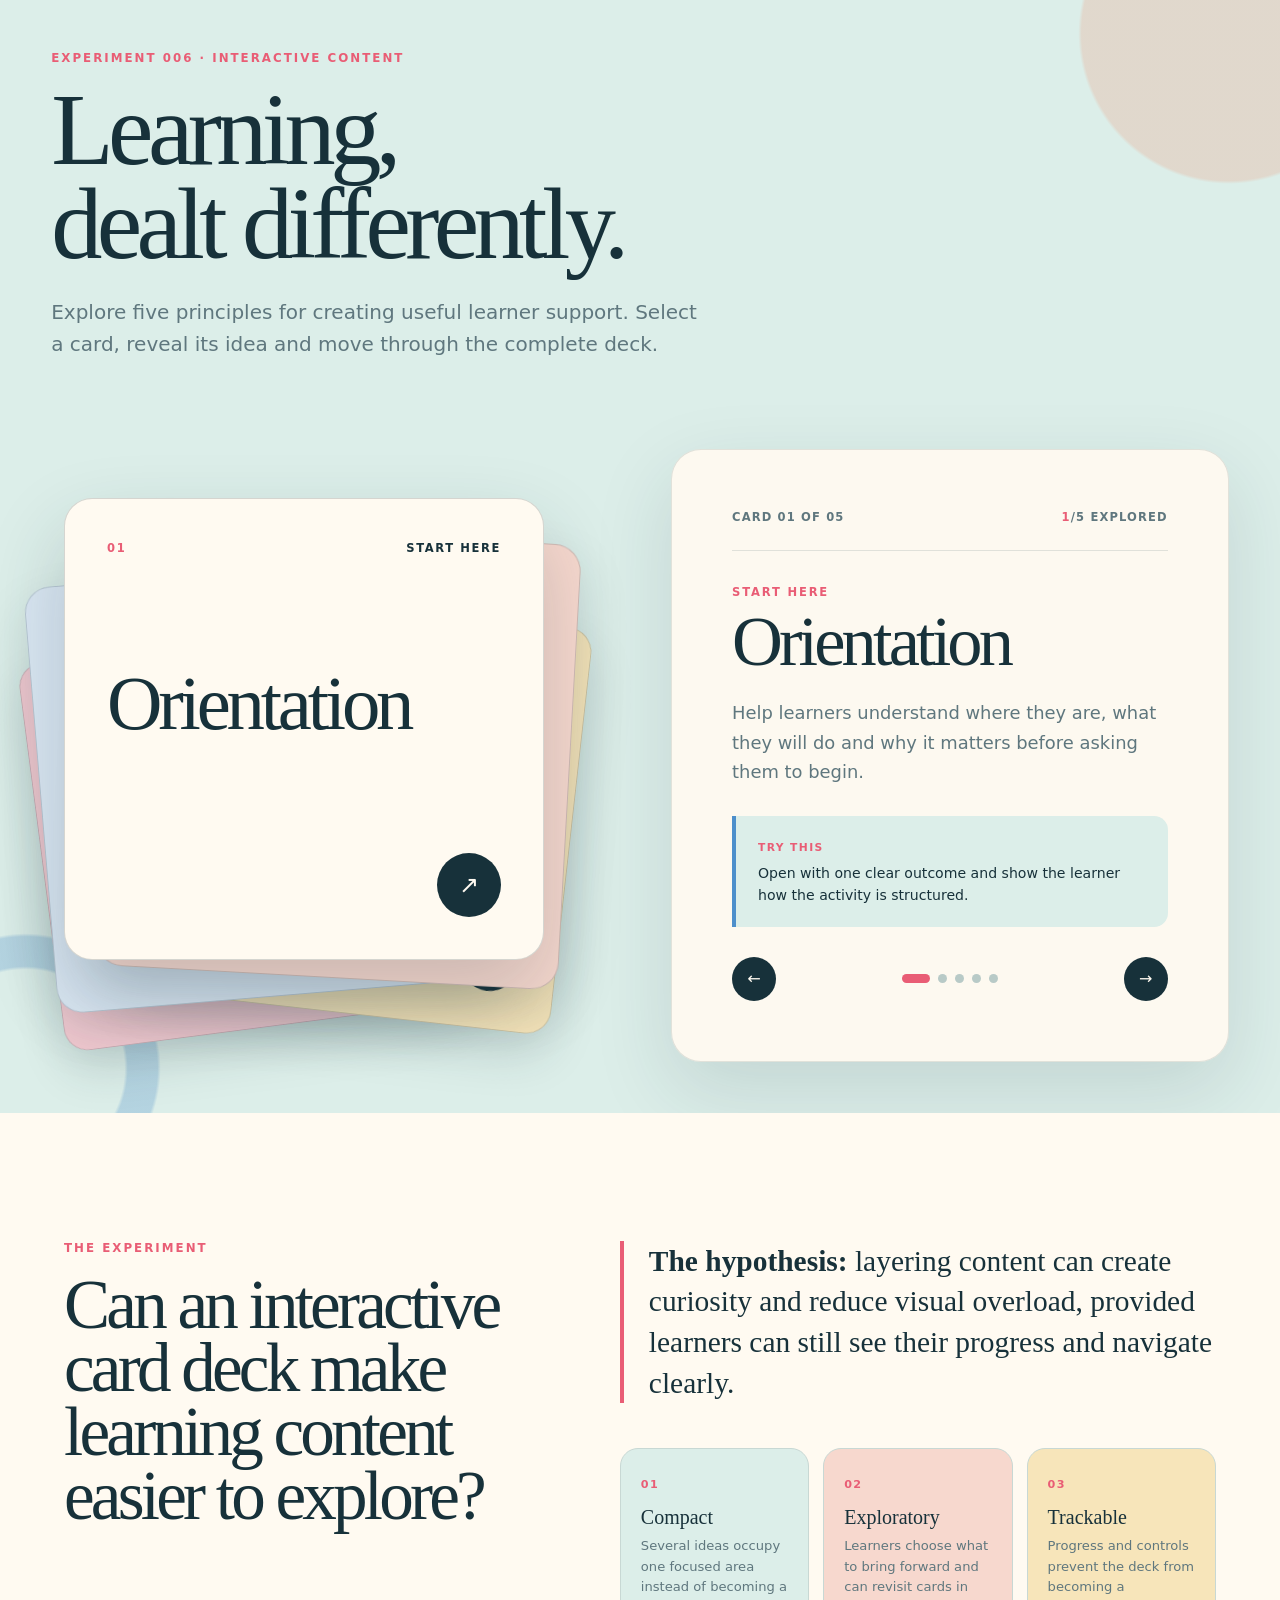
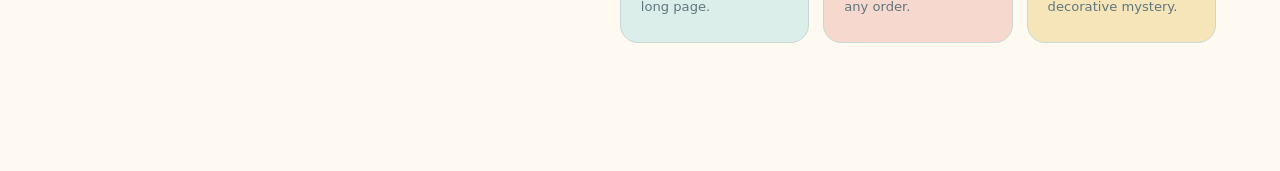
<file: learning-card-deck/index.html>
<!doctype html>
<html lang="en">
  <head>
    <meta charset="UTF-8" />
    <meta name="viewport" content="width=device-width, initial-scale=1" />
    <meta name="theme-color" content="#dceee9" />
    <title>Experiment 006 — Learning Card Deck</title>
    <meta name="description" content="Can an interactive card deck make learning content easier to explore?" />
    <link rel="stylesheet" href="./styles.css" />
  </head>
  <body>
    <main>
      <section class="hero" aria-labelledby="page-title">
        <header class="intro">
          <p class="eyebrow">Experiment 006 · Interactive content</p>
          <h1 id="page-title">Learning,<br />dealt differently.</h1>
          <p>Explore five principles for creating useful learner support. Select a card, reveal its idea and move through the complete deck.</p>
        </header>

        <div class="interaction-shell">
          <section class="deck-area" aria-label="Five learning principle cards">
            <div class="deck" id="card-deck">
              <button class="deck-card" type="button" data-index="0" aria-label="Open card 1: Orientation">
                <span class="card-number">01</span>
                <span class="card-tag">Start here</span>
                <strong>Orientation</strong>
                <span class="card-symbol" aria-hidden="true">↗</span>
              </button>
              <button class="deck-card" type="button" data-index="1" aria-label="Open card 2: Relevance">
                <span class="card-number">02</span>
                <span class="card-tag">Make it matter</span>
                <strong>Relevance</strong>
                <span class="card-symbol" aria-hidden="true">✦</span>
              </button>
              <button class="deck-card" type="button" data-index="2" aria-label="Open card 3: Choice">
                <span class="card-number">03</span>
                <span class="card-tag">Create agency</span>
                <strong>Choice</strong>
                <span class="card-symbol" aria-hidden="true">◌</span>
              </button>
              <button class="deck-card" type="button" data-index="3" aria-label="Open card 4: Practice">
                <span class="card-number">04</span>
                <span class="card-tag">Use the idea</span>
                <strong>Practice</strong>
                <span class="card-symbol" aria-hidden="true">△</span>
              </button>
              <button class="deck-card" type="button" data-index="4" aria-label="Open card 5: Reflection">
                <span class="card-number">05</span>
                <span class="card-tag">Notice progress</span>
                <strong>Reflection</strong>
                <span class="card-symbol" aria-hidden="true">◎</span>
              </button>
            </div>
            <p class="deck-hint">Select any card to bring it forward</p>
          </section>

          <article class="detail-panel" aria-live="polite">
            <div class="detail-topline">
              <span id="detail-count">Card 01 of 05</span>
              <span class="visited-count"><strong id="visited-count">1</strong>/5 explored</span>
            </div>
            <p class="detail-kicker" id="detail-kicker">Start here</p>
            <h2 id="detail-title">Orientation</h2>
            <p class="detail-copy" id="detail-copy">Help learners understand where they are, what they will do and why it matters before asking them to begin.</p>
            <div class="example-box">
              <span>Try this</span>
              <p id="detail-example">Open with one clear outcome and show the learner how the activity is structured.</p>
            </div>
            <div class="controls">
              <button class="nav-button" id="previous-card" type="button" aria-label="Previous card">←</button>
              <div class="progress" id="progress" aria-label="Card progress"></div>
              <button class="nav-button" id="next-card" type="button" aria-label="Next card">→</button>
            </div>
          </article>
        </div>
      </section>

      <section class="learning" aria-labelledby="learning-title">
        <div>
          <p class="eyebrow">The experiment</p>
          <h2 id="learning-title">Can an interactive card deck make learning content easier to explore?</h2>
        </div>
        <div class="learning-copy">
          <p class="lesson"><strong>The hypothesis:</strong> layering content can create curiosity and reduce visual overload, provided learners can still see their progress and navigate clearly.</p>
          <div class="learning-grid">
            <article><span>01</span><h3>Compact</h3><p>Several ideas occupy one focused area instead of becoming a long page.</p></article>
            <article><span>02</span><h3>Exploratory</h3><p>Learners choose what to bring forward and can revisit cards in any order.</p></article>
            <article><span>03</span><h3>Trackable</h3><p>Progress and controls prevent the deck from becoming a decorative mystery.</p></article>
          </div>
        </div>
      </section>
    </main>
    <script src="./script.js"></script>
  </body>
</html>
</file>
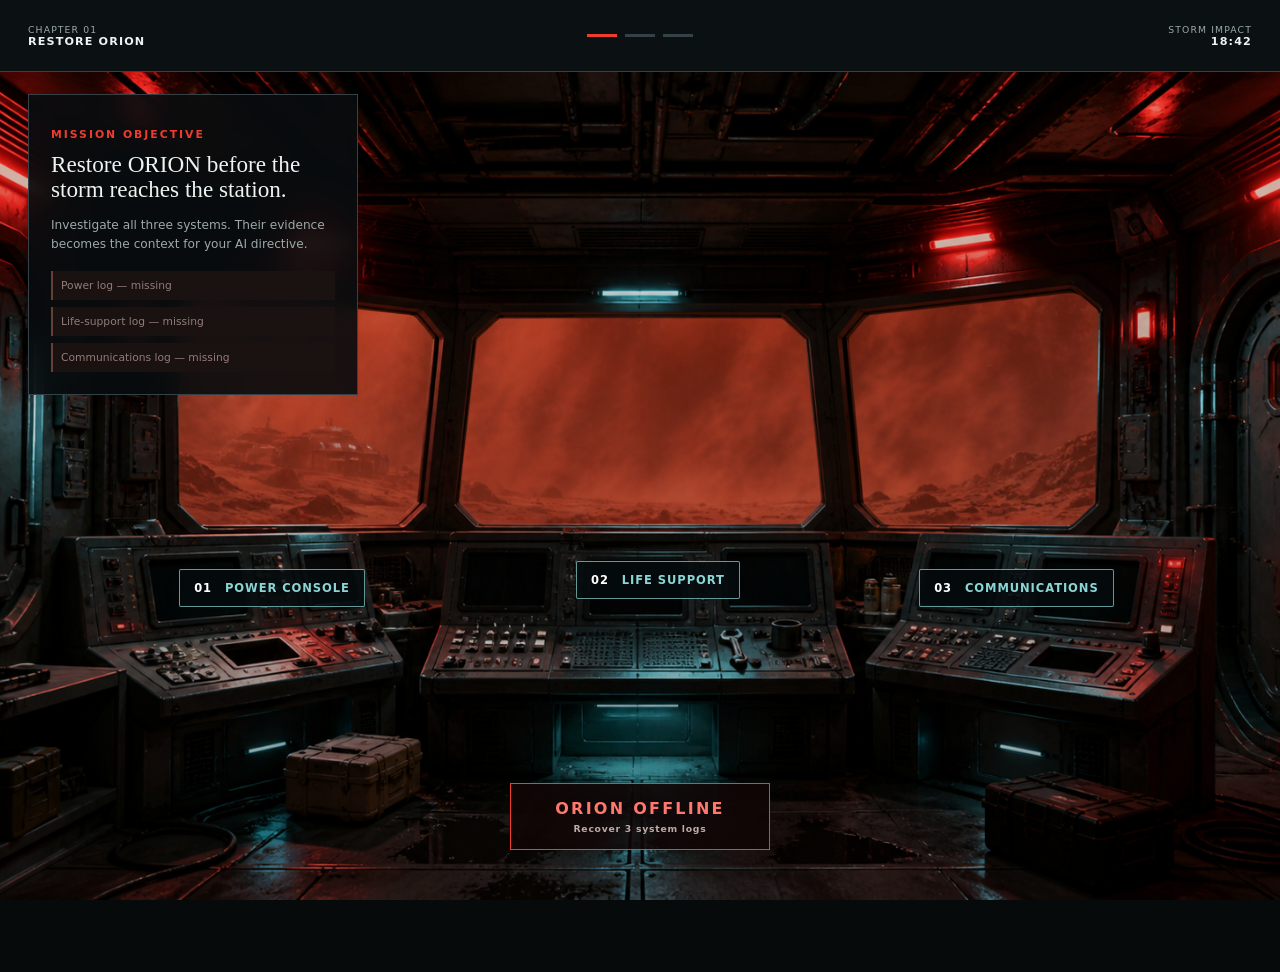
<file: ares-leadership-simulation/chapter-1/index.html>
<!doctype html>
<html lang="en">
<head>
<meta charset="UTF-8">
<meta name="viewport" content="width=device-width,initial-scale=1">
<meta name="robots" content="noindex,nofollow">
<title>Chapter 1 — Restore ORION</title>
<link rel="stylesheet" href="../styles.css">
</head>
<body data-stage="chapter1">
<main>
<header class="hud">
<div>
<span>CHAPTER 01</span>
<strong>RESTORE ORION</strong>
</div>
<div class="chapter-progress">
<i class="active">
</i>
<i>
</i>
<i>
</i>
</div>
<div>
<span>STORM IMPACT</span>
<strong id="countdown">18:42</strong>
</div>
</header>
<section class="game">
<div class="room">
<button class="hotspot power" data-clue="power">
<span>01</span> Power console</button>
<button class="hotspot life" data-clue="life">
<span>02</span> Life support</button>
<button class="hotspot comms" data-clue="comms">
<span>03</span> Communications</button>
<button class="orion-button" id="orion-button" disabled>ORION OFFLINE <small>Recover 3 system logs</small>
</button>
</div>
<aside class="mission-panel">
<p class="label">MISSION OBJECTIVE</p>
<h2>Restore ORION before the storm reaches the station.</h2>
<p>Investigate all three systems. Their evidence becomes the context for your AI directive.</p>
<div class="evidence">
<span id="evidence-power">Power log — missing</span>
<span id="evidence-life">Life-support log — missing</span>
<span id="evidence-comms">Communications log — missing</span>
</div>
</aside>
</section>
<dialog id="clue-dialog">
<button class="close" data-close>×</button>
<p class="label" id="clue-label">
</p>
<h2 id="clue-title">
</h2>
<p id="clue-copy">
</p>
<div class="data-strip" id="clue-data">
</div>
<button class="primary" data-close>Store evidence</button>
</dialog>
<dialog class="orion" id="orion-dialog">
<button class="close" data-close>×</button>
<p class="label">ORION ACTIVATION · DIRECTIVE 001</p>
<h2>Tell the AI what success means.</h2>
<form id="directive-form">
<fieldset>
<legend>Objective</legend>
<label>
<input type="radio" name="objective" value="correct"> Keep all six crew members alive</label>
<label>
<input type="radio" name="objective" value="wrong"> Restore every system immediately</label>
</fieldset>
<fieldset>
<legend>Context</legend>
<label>
<input type="radio" name="context" value="correct"> Solar input is blocked for 19 hours</label>
<label>
<input type="radio" name="context" value="wrong"> The station is experiencing a fault</label>
</fieldset>
<fieldset>
<legend>Constraint</legend>
<label>
<input type="radio" name="constraint" value="correct"> Reserve 20% oxygen for medical</label>
<label>
<input type="radio" name="constraint" value="wrong"> Use all available resources</label>
</fieldset>
<fieldset>
<legend>Output</legend>
<label>
<input type="radio" name="output" value="correct"> A ranked plan with risks and assumptions</label>
<label>
<input type="radio" name="output" value="wrong"> The fastest possible solution</label>
</fieldset>
<button class="primary" type="submit">Transmit directive</button>
</form>
<div class="orion-response" id="orion-response">
</div>
<aside class="learning-reveal" id="learning-reveal" hidden><p class="label">AI LEARNING 01 · PROMPT ARCHITECTURE</p><h3>The AI element: turning leadership intent into an actionable brief.</h3><p>ORION could calculate, but it could not infer what mattered most. Your choices supplied <strong>objective + context + constraints + output.</strong></p><div><span><b>AI contributed</b>Rapid analysis and ranked options</span><span><b>You contributed</b>Purpose, boundaries and the definition of success</span></div></aside>
<a class="primary action-link continue" id="next-chapter" href="../chapter-2/" hidden>Continue to Chapter 02</a>
</dialog>
</main>
<script src="../mission.js">
</script>
</body>
</html>
</file>
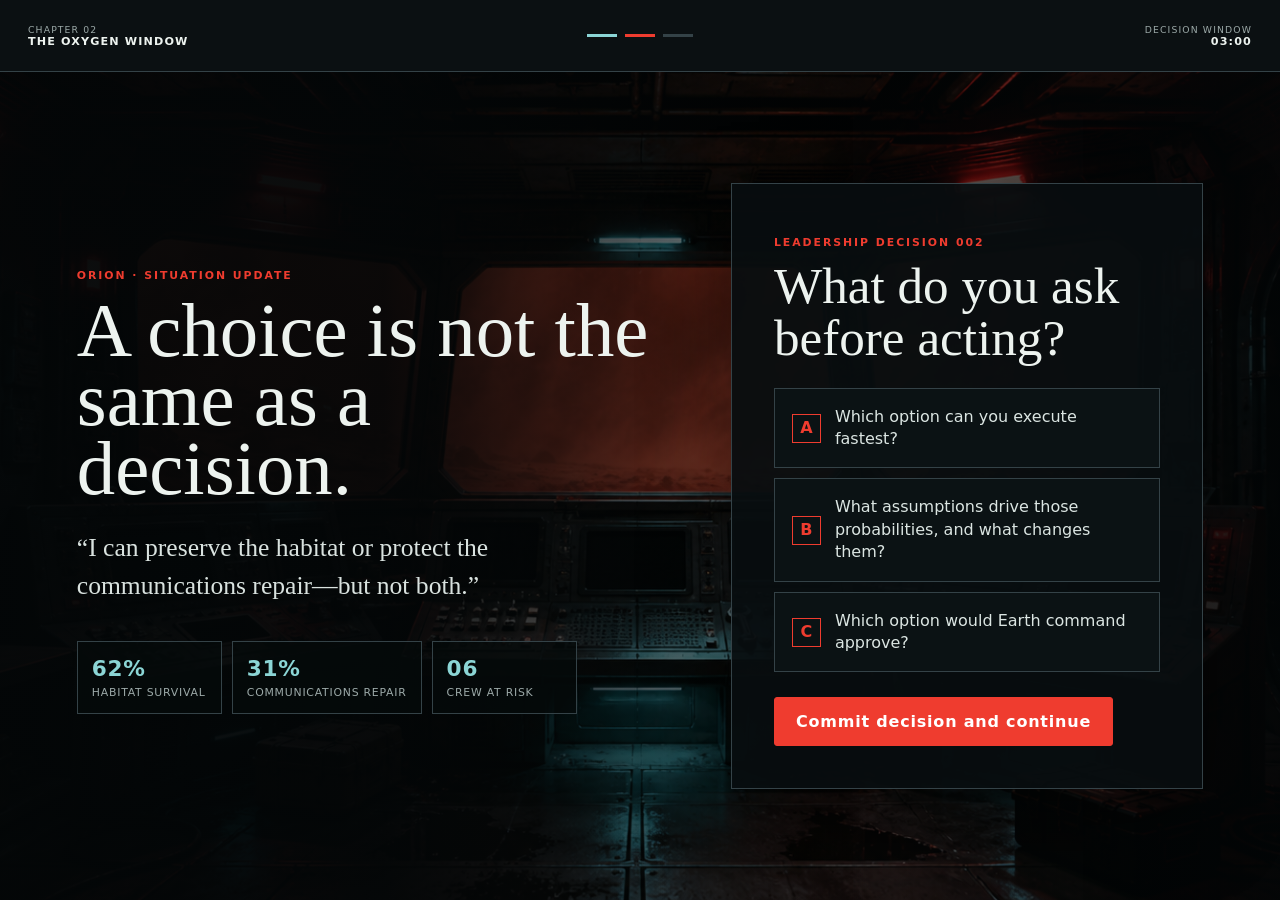
<file: ares-leadership-simulation/chapter-2/index.html>
<!doctype html>
<html lang="en">
<head>
<meta charset="UTF-8">
<meta name="viewport" content="width=device-width,initial-scale=1">
<meta name="robots" content="noindex,nofollow">
<title>Chapter 2 — The Oxygen Window</title>
<link rel="stylesheet" href="../styles.css">
</head>
<body data-stage="chapter2">
<main>
<section class="crisis">
<header class="hud">
<div>
<span>CHAPTER 02</span>
<strong>THE OXYGEN WINDOW</strong>
</div>
<div class="chapter-progress">
<i class="done">
</i>
<i class="active">
</i>
<i>
</i>
</div>
<div>
<span>DECISION WINDOW</span>
<strong>03:00</strong>
</div>
</header>
<div class="crisis-layout">
<article class="orion-core">
<p class="label">ORION · SITUATION UPDATE</p>
<h2>A choice is not the same as a decision.</h2>
<p class="orion-line">“I can preserve the habitat or protect the communications repair—but not both.”</p>
<div class="telemetry">
<span>
<b>62%</b> habitat survival</span>
<span>
<b>31%</b> communications repair</span>
<span>
<b>06</b> crew at risk</span>
</div>
</article>
<aside class="decision-panel">
<p class="label">LEADERSHIP DECISION 002</p>
<h2>What do you ask before acting?</h2>
<div class="decision-options">
<button data-choice="speed">
<span>A</span>Which option can you execute fastest?</button>
<button data-choice="evidence">
<span>B</span>What assumptions drive those probabilities, and what changes them?</button>
<button data-choice="authority">
<span>C</span>Which option would Earth command approve?</button>
</div>
<div class="decision-feedback" id="decision-feedback">
</div>
<aside class="learning-reveal" id="learning-reveal" hidden><p class="label">AI LEARNING 02 · CRITICAL EVALUATION</p><h3>The AI element: interrogating a confident recommendation.</h3><p>The percentages were model outputs—not facts. Leaders should ask: <strong>What evidence supports this? What is missing? What would change the answer?</strong></p><div><span><b>AI contributed</b>Probabilities and scenario modelling</span><span><b>You contributed</b>Challenge, judgement and permission to reconsider</span></div></aside>
<a class="primary action-link" id="chapter2-next" href="../chapter-3/" hidden>Commit decision and continue</a>
</aside>
</div>
</section>
</main>
<script src="../mission.js">
</script>
</body>
</html>
</file>
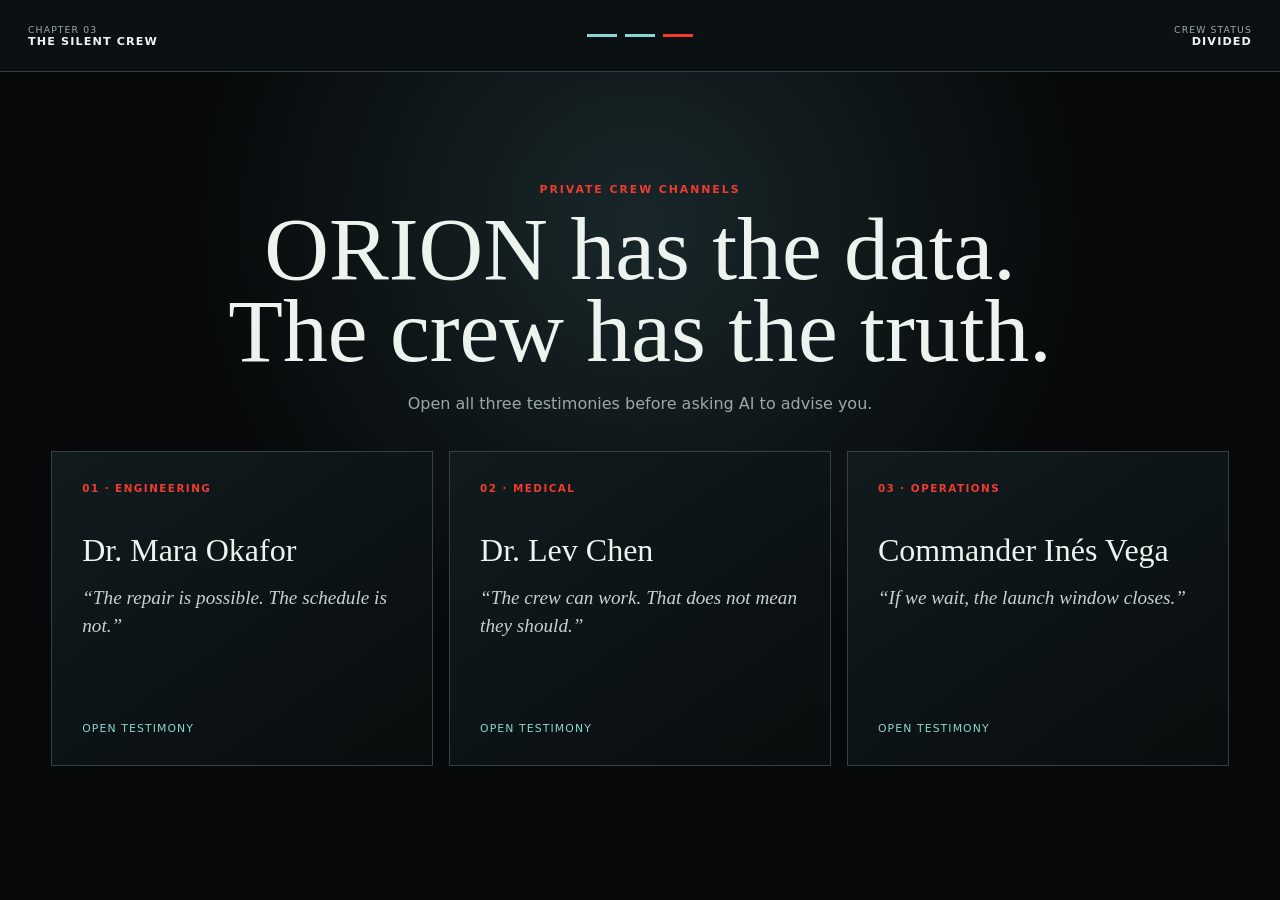
<file: ares-leadership-simulation/chapter-3/index.html>
<!doctype html>
<html lang="en">
<head>
<meta charset="UTF-8">
<meta name="viewport" content="width=device-width,initial-scale=1">
<meta name="robots" content="noindex,nofollow">
<title>Chapter 3 — The Silent Crew</title>
<link rel="stylesheet" href="../styles.css">
</head>
<body data-stage="chapter3">
<main>
<section class="crew">
<header class="hud">
<div>
<span>CHAPTER 03</span>
<strong>THE SILENT CREW</strong>
</div>
<div class="chapter-progress">
<i class="done">
</i>
<i class="done">
</i>
<i class="active">
</i>
</div>
<div>
<span>CREW STATUS</span>
<strong>DIVIDED</strong>
</div>
</header>
<div class="crew-intro">
<p class="label">PRIVATE CREW CHANNELS</p>
<h2>ORION has the data.<br>The crew has the truth.</h2>
<p>Open all three testimonies before asking AI to advise you.</p>
</div>
<div class="testimonies">
<button class="testimony" data-voice="engineer">
<span>01 · ENGINEERING</span>
<strong>Dr. Mara Okafor</strong>
<em>“The repair is possible. The schedule is not.”</em>
<i>Open testimony</i>
</button>
<button class="testimony" data-voice="medical">
<span>02 · MEDICAL</span>
<strong>Dr. Lev Chen</strong>
<em>“The crew can work. That does not mean they should.”</em>
<i>Open testimony</i>
</button>
<button class="testimony" data-voice="pilot">
<span>03 · OPERATIONS</span>
<strong>Commander Inés Vega</strong>
<em>“If we wait, the launch window closes.”</em>
<i>Open testimony</i>
</button>
</div>
<div class="synthesis" id="synthesis" hidden>
<p class="label">DIRECTIVE 003 · HUMAN CONTEXT</p>
<h2>How should ORION interpret disagreement?</h2>
<div class="synthesis-options">
<button data-synthesis="vote">Recommend the majority view.</button>
<button data-synthesis="rank">Rank the speakers by expertise and select one.</button>
<button data-synthesis="tension">Map agreements, conflicts, missing evidence and reversible options.</button>
</div>
<div class="synthesis-response" id="synthesis-response">
</div>
<aside class="learning-reveal" id="learning-reveal" hidden><p class="label">AI LEARNING 03 · HUMAN SENSEMAKING</p><h3>The AI element: synthesising perspectives without erasing dissent.</h3><p>The stronger instruction asked ORION to map agreements, tensions and gaps while preserving human accountability.</p><div><span><b>AI contributed</b>Pattern finding across multiple viewpoints</span><span><b>You contributed</b>Empathy, ethical judgement and the final decision</span></div></aside>
<a class="primary action-link" id="chapter3-next" href="../result/" hidden>Complete mission</a>
</div>
</section>
<dialog id="testimony-dialog">
<button class="close" data-close>×</button>
<p class="label" id="voice-role">
</p>
<h2 id="voice-name">
</h2>
<blockquote id="voice-copy">
</blockquote>
<div class="data-strip" id="voice-data">
</div>
<button class="primary" data-close>Acknowledge testimony</button>
</dialog>
</main>
<script src="../mission.js">
</script>
</body>
</html>
</file>
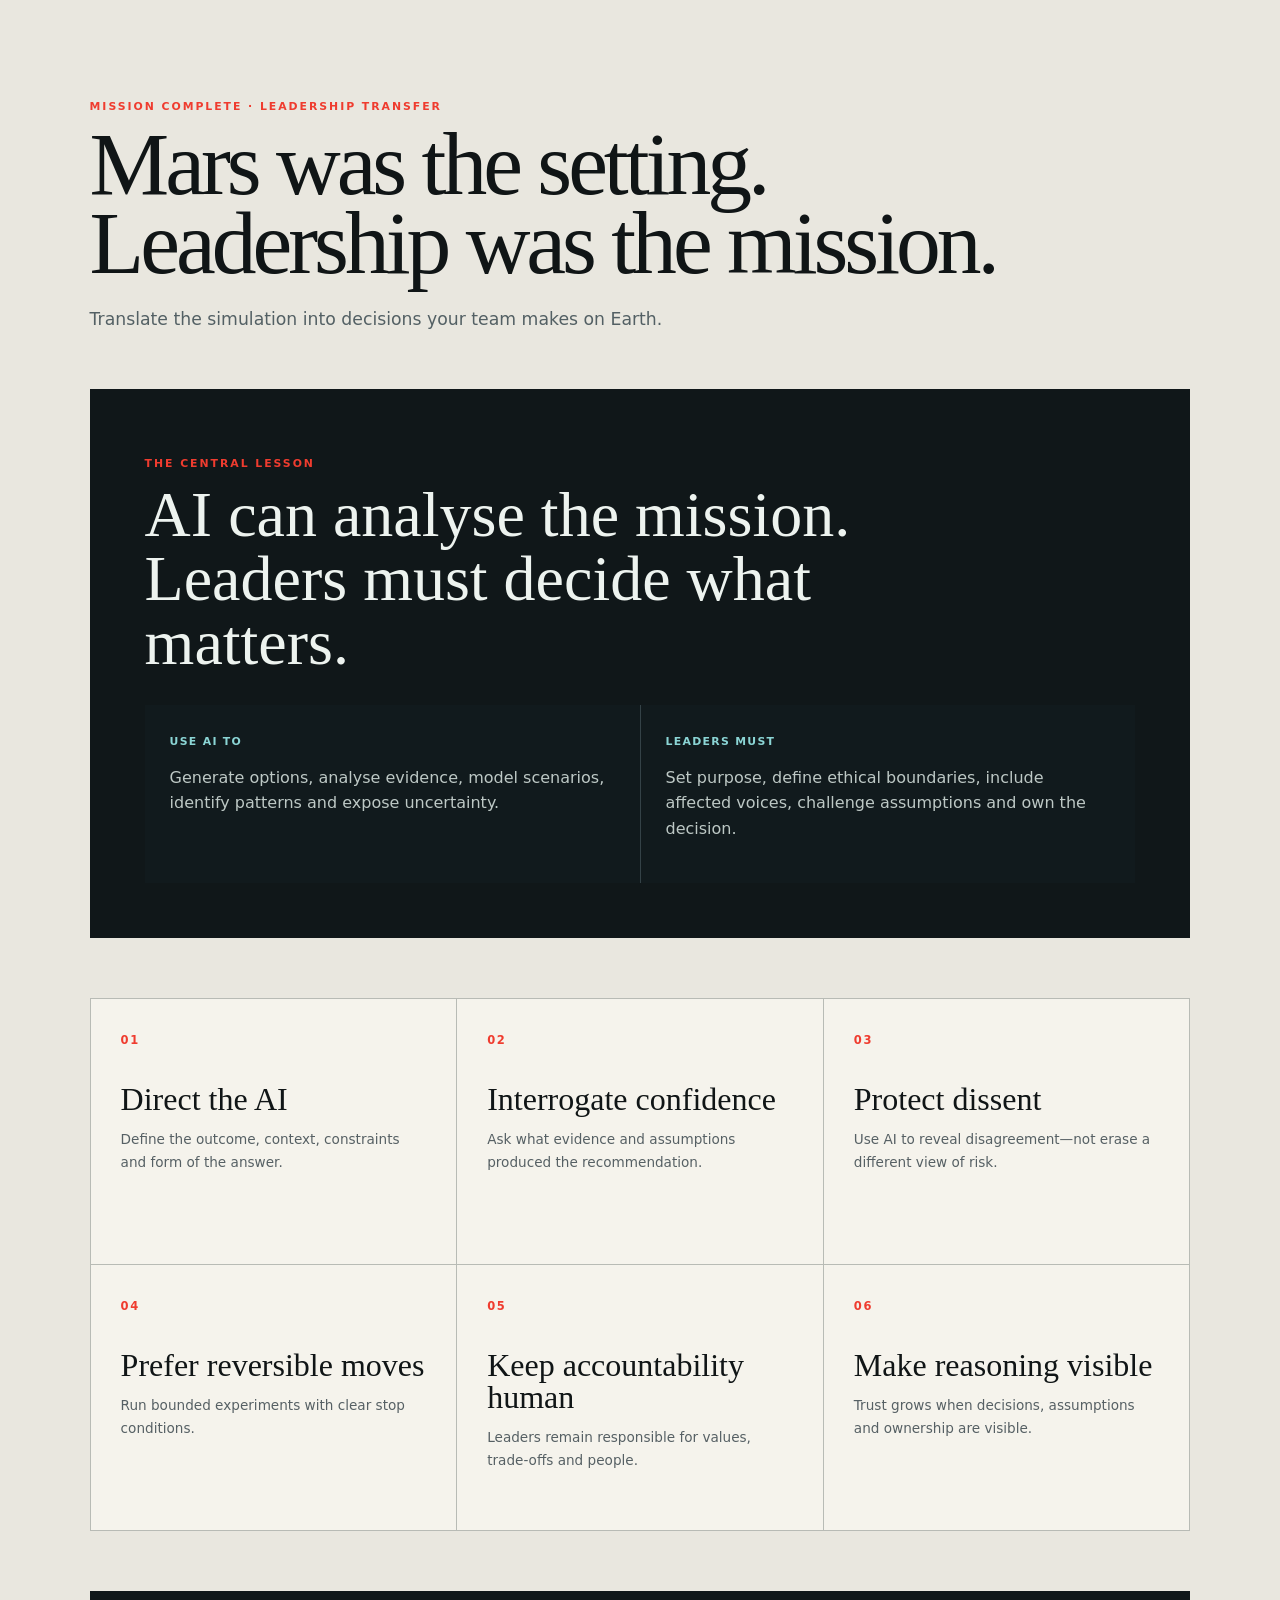
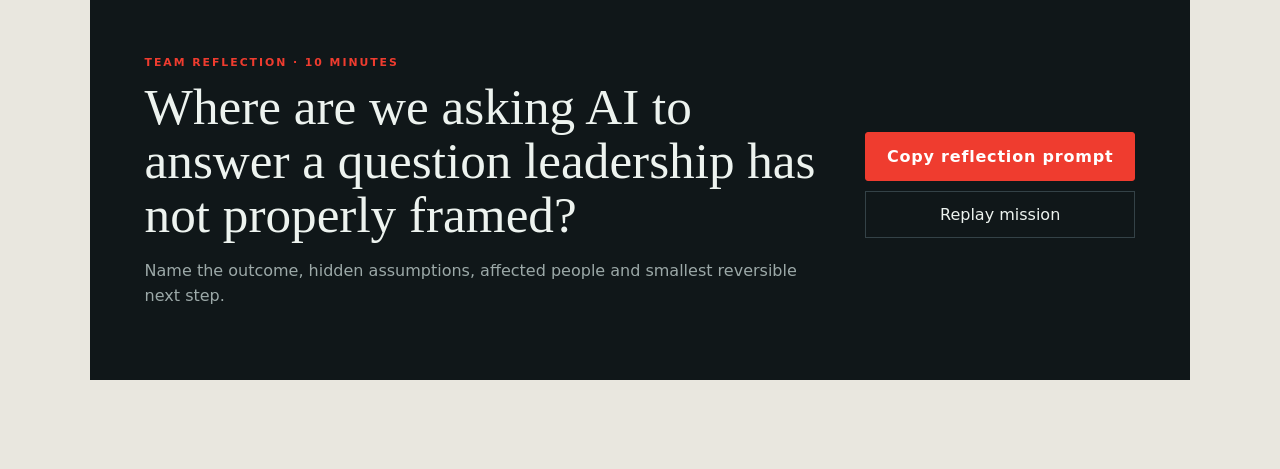
<file: ares-leadership-simulation/debrief/index.html>
<!doctype html>
<html lang="en">
<head>
<meta charset="UTF-8">
<meta name="viewport" content="width=device-width,initial-scale=1">
<meta name="robots" content="noindex,nofollow">
<title>ARES — Leadership Debrief</title>
<link rel="stylesheet" href="../styles.css">
</head>
<body data-stage="debrief">
<main>
<section class="learning">
<header class="learning-header">
<p class="label">MISSION COMPLETE · LEADERSHIP TRANSFER</p>
<h2>Mars was the setting.<br>Leadership was the mission.</h2>
<p>Translate the simulation into decisions your team makes on Earth.</p>
</header>
<section class="ai-human-map"><p class="label">THE CENTRAL LESSON</p><h3>AI can analyse the mission. Leaders must decide what matters.</h3><div><article><span>USE AI TO</span><p>Generate options, analyse evidence, model scenarios, identify patterns and expose uncertainty.</p></article><article><span>LEADERS MUST</span><p>Set purpose, define ethical boundaries, include affected voices, challenge assumptions and own the decision.</p></article></div></section>
<div class="learning-grid">
<article>
<b>01</b>
<h3>Direct the AI</h3>
<p>Define the outcome, context, constraints and form of the answer.</p>
</article>
<article>
<b>02</b>
<h3>Interrogate confidence</h3>
<p>Ask what evidence and assumptions produced the recommendation.</p>
</article>
<article>
<b>03</b>
<h3>Protect dissent</h3>
<p>Use AI to reveal disagreement—not erase a different view of risk.</p>
</article>
<article>
<b>04</b>
<h3>Prefer reversible moves</h3>
<p>Run bounded experiments with clear stop conditions.</p>
</article>
<article>
<b>05</b>
<h3>Keep accountability human</h3>
<p>Leaders remain responsible for values, trade-offs and people.</p>
</article>
<article>
<b>06</b>
<h3>Make reasoning visible</h3>
<p>Trust grows when decisions, assumptions and ownership are visible.</p>
</article>
</div>
<div class="reflection">
<div>
<p class="label">TEAM REFLECTION · 10 MINUTES</p>
<h3>Where are we asking AI to answer a question leadership has not properly framed?</h3>
<p>Name the outcome, hidden assumptions, affected people and smallest reversible next step.</p>
</div>
<div class="reflection-actions">
<button class="primary" id="copy-reflection">Copy reflection prompt</button>
<a class="secondary action-link" href="../">Replay mission</a>
</div>
<p class="copy-status" id="copy-status">
</p>
</div>
</section>
</main>
<script src="../mission.js">
</script>
</body>
</html>
</file>
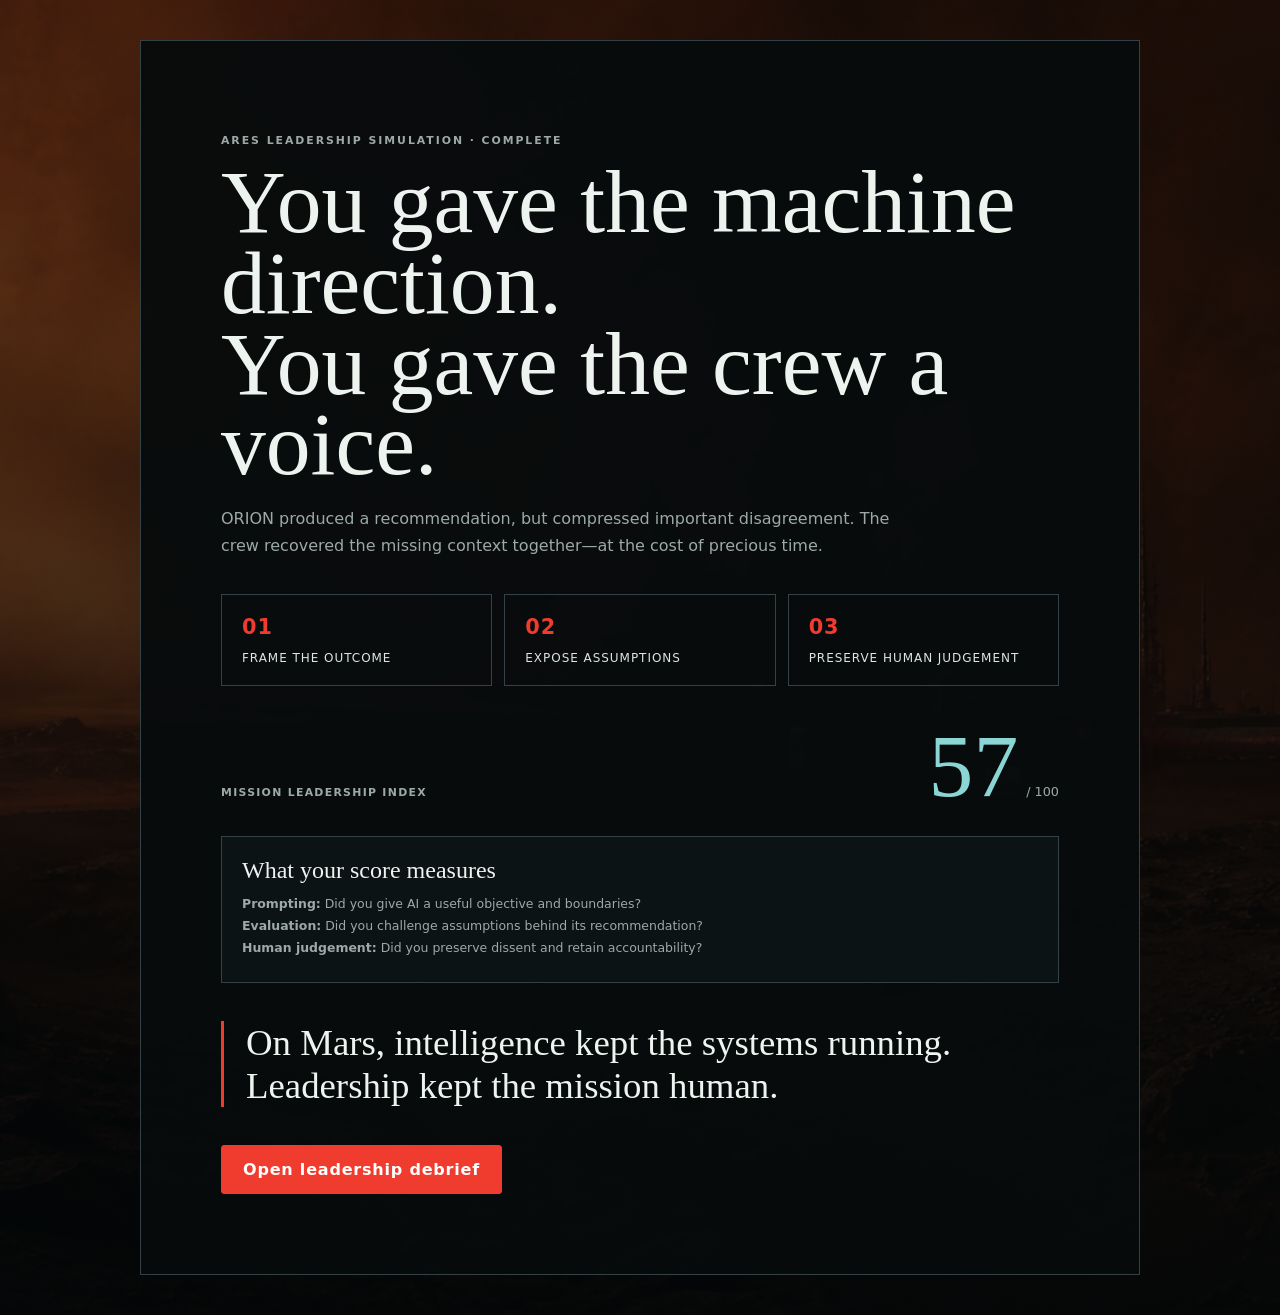
<file: ares-leadership-simulation/result/index.html>
<!doctype html>
<html lang="en">
<head>
<meta charset="UTF-8">
<meta name="viewport" content="width=device-width,initial-scale=1">
<meta name="robots" content="noindex,nofollow">
<title>ARES — Mission Result</title>
<link rel="stylesheet" href="../styles.css">
</head>
<body data-stage="result">
<main>
<section class="finale">
<div class="finale-card">
<p class="label">ARES LEADERSHIP SIMULATION · COMPLETE</p>
<h2>You gave the machine direction.<br>You gave the crew a voice.</h2>
<p id="result-copy">ORION identified a reversible repair trial and preserved the launch window. The final decision remained with the team.</p>
<div class="principles">
<span>
<b>01</b> Frame the outcome</span>
<span>
<b>02</b> Expose assumptions</span>
<span>
<b>03</b> Preserve human judgement</span>
</div>
<div class="final-score">
<span>MISSION LEADERSHIP INDEX</span>
<strong id="final-score">--</strong>
<small>/ 100</small>
</div>
<div class="score-explainer"><h3>What your score measures</h3><p><b>Prompting:</b> Did you give AI a useful objective and boundaries?</p><p><b>Evaluation:</b> Did you challenge assumptions behind its recommendation?</p><p><b>Human judgement:</b> Did you preserve dissent and retain accountability?</p></div>
<blockquote>On Mars, intelligence kept the systems running. Leadership kept the mission human.</blockquote>
<a class="primary action-link" href="../debrief/">Open leadership debrief</a>
</div>
</section>
</main>
<script src="../mission.js">
</script>
</body>
</html>
</file>
<file: styles.css>
:root {
  --cream: #fbf5e9;
  --paper: #fffaf1;
  --ink: #17313a;
  --muted: #5f777e;
  --coral: #e95d75;
  --peach: #f18a68;
  --mint: #dceee9;
  --blue: #4d8fcb;
  --line: #d9ded7;
}

* { box-sizing: border-box; }
html { scroll-behavior: smooth; }

body {
  margin: 0;
  color: var(--ink);
  background: var(--paper);
  font-family: Inter, ui-sans-serif, system-ui, sans-serif;
  font-size: 18px;
  line-height: 1.65;
  -webkit-font-smoothing: antialiased;
}

a { color: inherit; text-underline-offset: 5px; }

.recent-published { display: grid; grid-template-columns: minmax(190px,.45fr) 1.55fr; align-items: stretch; color: white; background: var(--ink); border-bottom: 1px solid #466069; }
.recent-published > span { display: flex; align-items: center; padding: 17px clamp(24px,5vw,84px); border-right: 1px solid #466069; color: #f7a08c; font-size: 11px; font-weight: 850; letter-spacing: .13em; text-transform: uppercase; }
.recent-published a { display: flex; align-items: center; justify-content: space-between; gap: 28px; padding: 17px clamp(24px,5vw,84px); text-decoration: none; transition: background .2s ease; }
.recent-published a:hover { background: #21404a; }
.recent-published strong { font: 500 clamp(17px,1.7vw,22px)/1.2 Georgia,'Times New Roman',serif; }
.recent-published em { flex: none; color: var(--mint); font-size: 11px; font-style: normal; font-weight: 800; letter-spacing: .1em; text-transform: uppercase; }

.hero {
  min-height: 820px;
  padding: 32px clamp(24px, 5vw, 84px) 84px;
  overflow: hidden;
  background:
    radial-gradient(circle at 95% 3%, #d8eee9 0 12%, transparent 12.2%),
    radial-gradient(circle at 2% 98%, transparent 0 8%, #f6d19b 8.2% 11%, transparent 11.2%),
    var(--cream);
  display: flex;
  flex-direction: column;
}

.nav {
  display: flex;
  align-items: center;
  justify-content: space-between;
  gap: 30px;
  font-size: 14px;
  letter-spacing: .04em;
}

.nav a { text-decoration: none; }
.brand { font-weight: 800; }
.nav-links { display: flex; gap: 32px; }

.hero-layout {
  width: min(1320px, 100%);
  margin: auto;
  display: grid;
  grid-template-columns: minmax(0, 1fr) minmax(260px, 430px);
  align-items: center;
  gap: clamp(40px, 6vw, 100px);
}

.eyebrow {
  margin: 0 0 20px;
  color: var(--coral);
  font-size: 13px;
  font-weight: 800;
  letter-spacing: .16em;
  text-transform: uppercase;
}

h1, h2, h3 {
  margin: 0;
  font-family: Georgia, 'Times New Roman', serif;
  font-weight: 500;
  letter-spacing: -.045em;
  line-height: 1.03;
}

h1 { max-width: 900px; font-size: clamp(58px, 7vw, 108px); }
h2 { font-size: clamp(44px, 5.6vw, 78px); }
h3 { font-size: clamp(31px, 3vw, 46px); line-height: 1.08; }

.standfirst {
  max-width: 760px;
  margin: 32px 0 38px;
  color: #405e67;
  font-size: clamp(21px, 2.2vw, 29px);
  line-height: 1.45;
}

.text-link { font-size: 15px; font-weight: 750; text-decoration-thickness: 1px; }
.text-link span { display: inline-block; margin-left: 8px; color: var(--coral); }

.hero-mark {
  position: relative;
  aspect-ratio: 1;
  display: grid;
  place-items: center;
}

.profile-frame {
  position: relative;
  z-index: 2;
  width: 42%;
  aspect-ratio: 1 / 1;
  border-radius: 50%;
  display: block;
  overflow: hidden;
  border: 7px solid var(--paper);
  box-shadow: 0 30px 70px rgba(23, 49, 58, .18);
}

.profile-frame img {
  display: block;
  width: 100%;
  height: 100%;
  object-fit: cover;
  object-position: center;
}

.orbit { position: absolute; inset: 8%; border: 2px solid var(--peach); border-radius: 48% 52% 45% 55%; transform: rotate(22deg); }
.orbit-two { inset: 20% 1%; border-color: var(--blue); border-radius: 55% 45% 53% 47%; transform: rotate(-38deg); }

.experiments { padding: 120px clamp(24px, 5vw, 84px) 140px; }
.section-heading { max-width: 1320px; margin: 0 auto 60px; display: grid; grid-template-columns: 1fr 1fr; gap: 60px; align-items: end; }
.section-heading > p { max-width: 510px; margin: 0 0 8px auto; color: var(--muted); font-size: 20px; }

.project-grid { max-width: 1320px; margin: auto; display: grid; grid-template-columns: repeat(2, minmax(0, 1fr)); gap: 30px; }
.project-card { min-width: 0; overflow: hidden; border: 1px solid var(--line); border-radius: 24px; background: #fffdf8; text-decoration: none; transition: transform .25s ease, box-shadow .25s ease; }
.project-card:hover { transform: translateY(-7px); box-shadow: 0 26px 60px rgba(23, 49, 58, .12); }
.project-visual { position: relative; height: 360px; overflow: hidden; display: grid; place-items: center; }
.project-visual > img { width:100%; height:100%; display:block; object-fit:cover; }
.remotion .project-visual { background: #dceee9; }
.coach .project-visual { background: #f6d7c7; }
.prompt .project-visual { background: #d9e5f1; }
.editing .project-visual { background: #dceee9; }
.maya .project-visual { background: #dceee9; }

.maya-preview { position: relative; width: 78%; height: 90%; display: flex; align-items: end; justify-content: center; }
.maya-preview img { width: auto; height: 94%; max-width: 72%; object-fit: contain; transform: scaleX(-1); filter: drop-shadow(0 18px 20px rgba(23,49,58,.14)); }
.maya-preview span { position: absolute; z-index: 2; left: 1%; top: 27%; padding: 11px 14px; border-radius: 14px 14px 4px 14px; color: var(--ink); background: var(--paper); box-shadow: 0 12px 28px rgba(23,49,58,.13); font-size: 12px; font-weight: 800; transform: rotate(-3deg); }
.card-deck-project .project-visual { background: #d9e5f1; }
.sana-game-project .project-visual { background: #171b35; }
.sana-game-project .project-visual img { width: 100%; height: 100%; object-fit: cover; object-position: center; }
.ares-project .project-visual { background: #07090a; }
.ares-project .project-visual img { width: 100%; height: 100%; object-fit: cover; object-position: center; }
.simulator-project .project-visual { background: #0c1513; }
.simulator-project .project-visual img { width: 100%; height: 100%; object-fit: cover; object-position: left top; }
.career-quest-project .project-visual { background: #11202c; }
.atlas-project .project-visual { background: var(--ink); }
.atlas-project .project-visual img { width: 100%; height: 100%; object-fit: cover; object-position: center; }
.quest-preview { position: relative; width: 100%; height: 100%; overflow: hidden; background: linear-gradient(#183344 0 57%, #6ab5b0 57% 63%, #d8af75 63%); image-rendering: pixelated; }
.quest-preview::before { content: ""; position: absolute; inset: 0; background: linear-gradient(90deg, rgba(255,255,255,.04) 1px, transparent 1px), linear-gradient(rgba(255,255,255,.04) 1px, transparent 1px); background-size: 8px 8px; opacity: .35; }
.quest-preview strong { position: absolute; z-index: 3; left: 8%; top: 12%; color: #fff3d3; font: 900 clamp(28px,4vw,54px)/.83 ui-monospace, SFMono-Regular, Menlo, monospace; letter-spacing: -.08em; text-shadow: 4px 4px 0 #b84d48; }
.quest-sun { position: absolute; right: 9%; top: 9%; width: 64px; height: 64px; border-radius: 50%; background: #f4c456; box-shadow: 0 0 0 9px rgba(244,196,86,.12); }
.quest-island { position: absolute; bottom: 22%; width: 17%; height: 20%; border-radius: 48% 48% 18% 18%; background: #5d9c72; border-bottom: 14px solid #416f5d; box-shadow: inset 0 7px 0 rgba(255,255,255,.18); }
.quest-island-one { left: 5%; }
.quest-island-two { left: 29%; bottom: 17%; background: #ce795c; border-color: #8c4f49; }
.quest-island-three { left: 53%; bottom: 25%; background: #a392c8; border-color: #6d6298; }
.quest-island-four { right: 5%; bottom: 18%; background: #d3aa52; border-color: #8b6d3d; }
.quest-path { position: absolute; z-index: 2; left: 19%; right: 18%; bottom: 29%; height: 4px; border-top: 4px dashed #fff3d3; transform: rotate(-2deg); opacity: .85; }
.quest-player { position: absolute; z-index: 3; left: 11%; bottom: 40%; width: 20px; height: 25px; background: #fff3d3; box-shadow: 0 -10px 0 -2px #b84d48, 12px 3px 0 -5px #fff3d3, -7px 16px 0 -5px #fff3d3, 7px 16px 0 -5px #fff3d3; }
.deck-preview { position: relative; width: 54%; height: 72%; }
.deck-preview span { position: absolute; inset: 0; border: 1px solid rgba(23,49,58,.15); border-radius: 18px; box-shadow: 0 18px 36px rgba(23,49,58,.12); transform-origin: 50% 90%; }
.deck-preview span:nth-child(1) { background: #f4cbd2; transform: translate(23px,20px) rotate(7deg) scale(.92); }
.deck-preview span:nth-child(2) { background: #f7e5ba; transform: translate(-20px,13px) rotate(-6deg) scale(.95); }
.deck-preview span:nth-child(3) { background: #f7d8ce; transform: translate(12px,7px) rotate(3deg) scale(.98); }
.deck-preview span:nth-child(4) { background: var(--paper); }
.deck-preview strong { position: absolute; z-index: 2; left: 23px; top: 42%; font: 500 clamp(24px,3vw,40px)/.9 Georgia,'Times New Roman',serif; letter-spacing: -.04em; }
.deck-preview i { position: absolute; z-index: 2; left: 23px; top: 22px; color: var(--coral); font-size: 10px; font-style: normal; font-weight: 850; letter-spacing: .12em; }

.chart { width: 72%; height: 67%; padding: 30px 26px 20px; border-radius: 17px; background: var(--paper); display: flex; align-items: end; gap: 5%; box-shadow: 0 25px 50px rgba(23, 49, 58, .13); transform: rotate(-3deg); }
.chart span { flex: 1; height: var(--height); border-radius: 5px 5px 2px 2px; background: var(--coral); }
.chart span:nth-child(2), .chart span:nth-child(5) { background: var(--peach); }
.chart span:nth-child(3) { background: var(--blue); }
.chart span:nth-child(4) { background: var(--ink); }
.play { position: absolute; width: 58px; height: 58px; border-radius: 50%; display: grid; place-items: center; color: white; background: var(--ink); font-size: 17px; box-shadow: 0 10px 30px rgba(23, 49, 58, .25); }

.conversation { width: 76%; padding: 30px; border-radius: 18px; color: var(--ink); background: var(--paper); box-shadow: 0 25px 50px rgba(23, 49, 58, .13); transform: rotate(2.5deg); }
.conversation span { display: block; width: 86%; margin-bottom: 16px; padding: 13px 17px; border-radius: 14px 14px 14px 3px; background: var(--mint); font-size: 14px; }
.conversation span:nth-child(2) { margin-left: auto; border-radius: 14px 14px 3px 14px; color: white; background: var(--ink); }
.conversation i { display: inline-block; width: 8px; height: 8px; margin: 7px 2px 0; border-radius: 50%; background: var(--coral); }

.prompt-demo { width: 75%; padding: 30px; border-radius: 18px; color: #dce9e7; background: var(--ink); box-shadow: 0 25px 50px rgba(23,49,58,.18); transform: rotate(-2deg); }
.prompt-demo span { color: #f7a08c; font-size: 11px; font-weight: 800; letter-spacing: .14em; text-transform: uppercase; }
.prompt-demo p { margin: 30px 0 24px; font-family: Georgia,'Times New Roman',serif; font-size: clamp(24px,3vw,38px); line-height: 1.1; }
.prompt-demo i { display: block; width: 10px; height: 22px; background: var(--coral); }

.project-copy { padding: 38px 40px 42px; }
.project-meta { margin-bottom: 23px; display: flex; justify-content: space-between; gap: 20px; color: var(--coral); font-size: 11px; font-weight: 800; letter-spacing: .11em; text-transform: uppercase; }
.project-copy p { margin: 22px 0 27px; color: var(--muted); }
.open-link { font-size: 14px; font-weight: 800; text-decoration: underline; text-underline-offset: 5px; }
.open-link b { margin-left: 6px; color: var(--coral); }

.about { padding: 130px clamp(24px, 5vw, 84px); color: #eaf3f0; background: var(--ink); }
.about > * { max-width: 1320px; margin-left: auto; margin-right: auto; }
.about .eyebrow { color: #f7a08c; }
.about-grid { display: grid; grid-template-columns: 1.25fr .75fr; gap: clamp(60px, 9vw, 140px); align-items: start; }
.about-grid > div { padding-top: 8px; }
.about-grid p { margin: 0 0 24px; color: #bfd0d0; font-size: 19px; }
.about .text-link span { color: #f7a08c; }

.next { padding: 140px clamp(24px, 5vw, 84px); text-align: center; background: var(--mint); }
.next h2 { margin: 0 auto 46px; font-size: clamp(54px, 8vw, 110px); }
.button { display: inline-block; padding: 15px 23px; border-radius: 999px; color: white; background: var(--ink); font-size: 14px; font-weight: 800; text-decoration: none; }

footer { padding: 36px clamp(24px, 5vw, 84px); display: grid; grid-template-columns: 1fr auto 1fr; gap: 25px; color: #dce9e7; background: #10272e; font-size: 13px; }
footer p { margin: 0; }
footer p:nth-child(2) { color: #94abb0; }
footer a { justify-self: end; }

@media (max-width: 860px) {
  .hero { min-height: auto; }
  .hero-layout { margin: 100px auto 30px; grid-template-columns: 1fr; }
  .hero-mark { width: min(360px, 80vw); margin: 20px auto 0; }
  .section-heading, .project-grid, .about-grid { grid-template-columns: 1fr; }
  .section-heading { gap: 24px; }
  .section-heading > p { margin-left: 0; }
  .about-grid { gap: 42px; }
  footer { grid-template-columns: 1fr; }
  footer a { justify-self: start; }
}

@media (max-width: 560px) {
  body { font-size: 17px; }
  .recent-published { grid-template-columns: 1fr; }
  .recent-published > span { padding-bottom: 7px; border-right: 0; }
  .recent-published a { padding-top: 7px; }
  .recent-published em { display: none; }
  .nav-links a:first-child { display: none; }
  .hero-layout { margin-top: 80px; }
  .hero-mark { width: 270px; }
  .experiments, .about, .next { padding-top: 90px; padding-bottom: 90px; }
  .project-visual { height: 270px; }
  .project-copy { padding: 30px 25px 34px; }
  .project-meta { flex-direction: column; gap: 3px; }
}

@media (prefers-reduced-motion: reduce) {
  html { scroll-behavior: auto; }
  .project-card { transition: none; }
}
</file>
<file: ares-leadership-simulation/styles.css>
:root{--black:#07090a;--panel:#10171a;--line:#344247;--red:#ef3c2f;--rust:#c85532;--cyan:#8bd5d5;--white:#edf3ef;--muted:#9ca9a8;font-family:Inter,ui-sans-serif,system-ui,sans-serif;color:var(--white);background:var(--black)}
*{box-sizing:border-box}
body{margin:0;background:#050607}
button{font:inherit}
.action-link{display:inline-block;text-decoration:none;text-align:center}
.mission-meta{display:flex;flex-wrap:wrap;gap:9px;margin:22px 0}
.mission-meta span{padding:7px 10px;border:1px solid rgba(255,255,255,.35);font-size:.64rem;text-transform:uppercase;letter-spacing:.1em}
.chapter-progress{display:flex;gap:8px!important;justify-content:center}
.chapter-progress i{width:30px;height:3px;background:#344247}
.chapter-progress i.active{background:var(--red)}
.chapter-progress i.done{background:var(--cyan)}
.opening{position:relative;min-height:100svh;display:grid;align-items:end;padding:clamp(28px,6vw,90px);overflow:hidden;background:linear-gradient(90deg,rgba(0,0,0,.7),rgba(0,0,0,.08)),url('./assets/ares-exterior.png') center/cover}
.home-link{position:absolute;z-index:6;top:28px;left:clamp(28px,6vw,90px);color:#edf3ef;font-size:.68rem;font-weight:800;letter-spacing:.12em;text-decoration:none;text-transform:uppercase}
.home-link:hover{color:var(--cyan)}
.opening-video{position:absolute;inset:0;width:100%;height:100%;object-fit:cover;z-index:0}
.opening:after{content:"";position:absolute;inset:0;background:linear-gradient(transparent 65%,#080909);pointer-events:none}
.film-grain{position:absolute;inset:-50%;z-index:2;opacity:.045;background:repeating-radial-gradient(circle at 30% 40%,#fff 0 1px,transparent 1px 4px);animation:grain .22s steps(2) infinite;pointer-events:none}
.opening-copy{position:relative;z-index:3;max-width:850px}
.coordinates,.label,.timecode,.speaker{font-size:.68rem;font-weight:800;letter-spacing:.18em;text-transform:uppercase}
.coordinates,.label{color:var(--red)}
h1,h2,blockquote{font-family:Georgia,'Times New Roman',serif;font-weight:500}
h1{margin:16px 0 22px;font-size:clamp(4rem,10vw,9rem);line-height:.72;letter-spacing:-.06em}
h1 span{font:700 .16em/1 Inter,sans-serif;letter-spacing:.24em;text-transform:uppercase}
.premise{max-width:630px;color:#d7d9d4;font-size:clamp(1rem,1.7vw,1.3rem);line-height:1.6}
.primary{padding:14px 21px;border:1px solid var(--red);border-radius:3px;color:#fff;background:var(--red);font-weight:800;letter-spacing:.05em;cursor:pointer}
.opening .primary{margin-top:20px}
.skip{position:absolute;z-index:5;right:30px;top:30px;border:0;color:#ddd;background:transparent;font-size:.72rem;text-decoration:underline;cursor:pointer}
.sound{position:absolute;z-index:5;right:30px;bottom:30px;padding:9px 12px;border:1px solid rgba(255,255,255,.4);color:#fff;background:rgba(0,0,0,.45);font-size:.68rem;text-transform:uppercase;letter-spacing:.1em;cursor:pointer}
.transmission{display:none;position:relative;z-index:4;max-width:900px;margin:auto;text-align:center}
.transmission blockquote{margin:35px 0;font-size:clamp(2rem,5vw,5rem);line-height:1.05}
.opening.is-playing{align-items:center}
.opening.is-playing .opening-copy{display:none}
.opening.is-playing .transmission{display:block;animation:fade 1.2s both}
.opening.is-playing:before{content:"";position:absolute;inset:0;z-index:1;background:rgba(0,0,0,.63);backdrop-filter:blur(2px)}

.game{min-height:100svh;background:#070a0b}
.hud{height:72px;display:grid;grid-template-columns:1fr auto 1fr;align-items:center;padding:0 28px;border-bottom:1px solid var(--line);background:#0b1012;font-size:.7rem;letter-spacing:.1em}
.hud>div:last-child{text-align:right}
.hud span{display:block;color:var(--muted);font-size:.58rem}
.alert{color:#ff675d}
.alert i{display:inline-block;width:8px;height:8px;margin-right:8px;border-radius:50%;background:var(--red);box-shadow:0 0 12px var(--red);animation:pulse 1.3s infinite}
.room{position:relative;min-height:calc(100svh - 72px);overflow:hidden;background:linear-gradient(rgba(0,0,0,.03),rgba(0,0,0,.3)),url('./assets/command-room.png') center/cover}
.storm{position:absolute;inset:0;background:linear-gradient(110deg,transparent 35%,rgba(208,74,34,.12),transparent 68%);animation:storm 4s linear infinite;pointer-events:none}
.hotspot{position:absolute;padding:11px 14px;border:1px solid rgba(139,213,213,.7);border-radius:2px;color:var(--cyan);background:rgba(5,12,14,.82);font-size:.72rem;font-weight:750;letter-spacing:.08em;text-transform:uppercase;cursor:pointer;box-shadow:0 0 0 0 rgba(139,213,213,.3);animation:scan 2s infinite}
.hotspot span{color:#fff;margin-right:8px}
.hotspot.found{color:#10191b;background:var(--cyan);animation:none}
.power{left:14%;top:60%}
.life{left:45%;top:59%}
.comms{right:13%;top:60%}
.orion-button{position:absolute;left:50%;bottom:6%;transform:translateX(-50%);min-width:260px;padding:15px;border:1px solid var(--red);color:#ff776d;background:rgba(16,5,5,.88);font-weight:850;letter-spacing:.14em;cursor:pointer}
.orion-button small{display:block;margin-top:5px;color:#c0aaa7;font-size:.58rem;letter-spacing:.08em}
.orion-button:enabled{color:#071416;background:var(--cyan);border-color:var(--cyan);box-shadow:0 0 35px rgba(139,213,213,.35)}
.mission-panel{position:absolute;z-index:5;top:94px;left:28px;width:min(330px,28vw);padding:22px;border:1px solid var(--line);background:rgba(8,13,15,.9);backdrop-filter:blur(10px)}
.mission-panel h2{margin:8px 0 13px;font-size:1.45rem;line-height:1.1}
.mission-panel>p:not(.label){color:var(--muted);font-size:.76rem;line-height:1.55}
.evidence{display:grid;gap:7px;margin-top:18px}
.evidence span{padding:8px;border-left:2px solid #65403b;color:#927c78;background:#1a1111;font-size:.67rem}
.evidence span.found{border-color:var(--cyan);color:var(--cyan);background:#0c191a}
dialog{width:min(640px,90vw);padding:35px;border:1px solid var(--line);color:var(--white);background:#101719;box-shadow:0 30px 100px #000}
dialog::backdrop{background:rgba(0,0,0,.76);backdrop-filter:blur(5px)}
dialog h2{margin:9px 0 15px;font-size:clamp(2rem,5vw,4rem);line-height:1}
dialog>p:not(.label){color:var(--muted);line-height:1.6}
.close{position:absolute;right:15px;top:12px;border:0;color:#fff;background:transparent;font-size:1.8rem;cursor:pointer}
.data-strip{margin:24px 0;padding:15px;border-left:3px solid var(--cyan);color:var(--cyan);background:#091315;font-family:ui-monospace,monospace;font-size:.78rem}
.orion{width:min(820px,94vw)}
.instruction{max-width:650px}
form{display:grid;grid-template-columns:1fr 1fr;gap:14px}
fieldset{padding:15px;border:1px solid var(--line)}
legend{color:var(--red);font-size:.68rem;font-weight:800;letter-spacing:.12em;text-transform:uppercase}
label{display:block;margin:9px 0;color:#ced7d4;font-size:.78rem;cursor:pointer}
input{accent-color:var(--red)}
form .primary{grid-column:1/-1}
.orion-response{display:none;margin-top:18px;padding:18px;border:1px solid var(--cyan);color:var(--cyan);background:#071314;line-height:1.5}
.orion-response.show{display:block}
.continue{width:100%;margin-top:12px}
.crisis{position:relative;min-height:100svh;overflow:hidden;background:linear-gradient(90deg,rgba(3,6,7,.96) 0 30%,rgba(3,6,7,.42) 62%,rgba(3,6,7,.9)),url('./assets/command-room.png') center/cover}
.crisis-wash{position:absolute;inset:0;background:radial-gradient(circle at 42% 45%,rgba(139,213,213,.13),transparent 30%),linear-gradient(120deg,transparent,rgba(239,60,47,.1));animation:pulse 2.4s infinite;pointer-events:none}
.crisis-layout{position:relative;z-index:2;min-height:calc(100svh - 72px);display:grid;grid-template-columns:1.1fr .9fr;gap:clamp(30px,6vw,90px);align-items:center;padding:clamp(30px,6vw,80px)}
.orion-core{max-width:690px}
.orion-core h2{max-width:680px;margin:14px 0 24px;font-size:clamp(3rem,6vw,6.5rem);line-height:.9}
.orion-line{max-width:620px;color:#d9e2df;font-family:Georgia,serif;font-size:clamp(1.15rem,2vw,1.6rem);line-height:1.5}
.telemetry{display:flex;flex-wrap:wrap;gap:10px;margin-top:35px}
.telemetry span{min-width:145px;padding:14px;border:1px solid var(--line);color:var(--muted);background:rgba(5,10,11,.72);font-size:.68rem;text-transform:uppercase;letter-spacing:.07em}
.telemetry b{display:block;margin-bottom:5px;color:var(--cyan);font-size:1.35rem}
.decision-panel{padding:clamp(22px,4vw,42px);border:1px solid var(--line);background:rgba(8,13,15,.94);box-shadow:0 30px 80px rgba(0,0,0,.45)}
.decision-panel h2{margin:9px 0 10px;font-size:clamp(2rem,4vw,3.5rem);line-height:1}
.decision-panel>p:not(.label){color:var(--muted);line-height:1.55}
.decision-options{display:grid;gap:10px;margin:25px 0}
.decision-options button{display:flex;align-items:center;gap:14px;padding:17px;border:1px solid var(--line);color:#dbe5e2;background:#0b1214;text-align:left;line-height:1.4;cursor:pointer}
.decision-options button:hover,.decision-options button.selected{border-color:var(--cyan);background:#0b1b1d}
.decision-options button:disabled{cursor:default;opacity:.62}
.decision-options button.selected{opacity:1}
.decision-options span{display:grid;flex:0 0 29px;height:29px;place-items:center;border:1px solid var(--red);color:var(--red);font-weight:800}
.decision-feedback{min-height:0;color:var(--cyan);font-size:.82rem;line-height:1.55}
.decision-feedback.show{min-height:58px;margin-bottom:16px;padding:13px;border-left:3px solid var(--cyan);background:#071416}
.debrief{min-height:100svh;display:grid;place-items:center;padding:40px;background:linear-gradient(rgba(4,7,8,.82),rgba(4,7,8,.95)),url('./assets/ares-exterior.png') center/cover}
.debrief-card{width:min(900px,94vw);padding:clamp(28px,6vw,70px);border:1px solid var(--line);background:rgba(8,13,15,.94);box-shadow:0 30px 100px #000}
.debrief-card>h2{max-width:750px;margin:10px 0 15px;font-size:clamp(3rem,7vw,6.5rem);line-height:.88}
.debrief-card>p{max-width:680px;color:var(--muted);line-height:1.65}
.scores{display:grid;grid-template-columns:repeat(4,1fr);gap:16px;margin:35px 0}
.scores div{display:grid;grid-template-columns:1fr auto;gap:8px;color:var(--muted);font-size:.72rem;text-transform:uppercase;letter-spacing:.08em}
.scores strong{color:var(--white);font-size:1rem}
.scores i{grid-column:1/-1;height:4px;background:#243034;overflow:hidden}
.scores b{display:block;height:100%;background:var(--cyan)}
.debrief-card blockquote{margin:35px 0;padding-left:24px;border-left:3px solid var(--red);font-size:clamp(1.5rem,3vw,2.4rem)}
.debrief-actions{display:flex;align-items:center;justify-content:space-between;gap:25px}
.debrief-actions p{color:var(--muted);font-size:.75rem;text-transform:uppercase;letter-spacing:.08em}
.crew{min-height:100svh;padding-bottom:80px;background:radial-gradient(circle at 50% 25%,#19272a,#060809 50%)}
.crew-intro{max-width:920px;margin:0 auto;padding:clamp(55px,8vw,100px) 30px 35px;text-align:center}
.crew-intro h2{margin:12px 0 18px;font-size:clamp(3rem,7vw,6.2rem);line-height:.92}
.crew-intro>p:last-child{max-width:670px;margin:auto;color:var(--muted);line-height:1.6}
.testimonies{width:min(1180px,92vw);display:grid;grid-template-columns:repeat(3,1fr);gap:16px;margin:auto}
.testimony{min-height:315px;display:flex;flex-direction:column;align-items:flex-start;padding:30px;border:1px solid var(--line);color:var(--white);background:linear-gradient(145deg,#111b1e,#090d0e);text-align:left;cursor:pointer;transition:transform .25s,border-color .25s}
.testimony:hover{transform:translateY(-6px);border-color:var(--cyan)}
.testimony.opened{border-color:var(--cyan);background:linear-gradient(145deg,#102326,#090d0e)}
.testimony span{color:var(--red);font-size:.65rem;font-weight:800;letter-spacing:.14em}
.testimony strong{margin-top:40px;font:500 2rem/1 Georgia,serif}
.testimony em{margin-top:18px;color:#c8d2cf;font:italic 1.2rem/1.45 Georgia,serif}
.testimony i{margin-top:auto;color:var(--cyan);font-size:.68rem;font-style:normal;text-transform:uppercase;letter-spacing:.1em}
.synthesis{width:min(900px,92vw);margin:60px auto 0;padding:clamp(25px,5vw,50px);border:1px solid var(--line);background:#0b1113}
.synthesis h2{margin:10px 0 25px;font-size:clamp(2.3rem,5vw,4rem);line-height:1}
.synthesis-options{display:grid;gap:10px}
.synthesis-options button{padding:16px;border:1px solid var(--line);color:#dce5e2;background:#10191b;text-align:left;cursor:pointer}
.synthesis-options button:hover,.synthesis-options button.selected{border-color:var(--cyan);background:#102326}
.synthesis-response{display:none;margin:18px 0;padding:16px;border-left:3px solid var(--cyan);color:var(--cyan);background:#071416;line-height:1.55}
.synthesis-response.show{display:block}
#testimony-dialog blockquote{margin:25px 0;font-size:clamp(1.6rem,4vw,2.8rem);line-height:1.15}
.finale{min-height:100svh;display:grid;place-items:center;padding:40px;background:linear-gradient(rgba(3,6,7,.55),rgba(3,6,7,.92)),url('./assets/ares-exterior.png') center/cover}
.finale-card{width:min(1000px,94vw);padding:clamp(30px,7vw,80px);border:1px solid var(--line);background:rgba(7,11,12,.94)}
.finale-card h2{margin:12px 0 20px;font-size:clamp(3rem,7vw,6.4rem);line-height:.9}
.finale-card>p{max-width:680px;color:var(--muted);line-height:1.7}
.principles{display:grid;grid-template-columns:repeat(3,1fr);gap:12px;margin:35px 0}
.principles span{padding:20px;border:1px solid var(--line);color:#dbe5e2;font-size:.75rem;text-transform:uppercase;letter-spacing:.08em}
.principles b{display:block;margin-bottom:12px;color:var(--red);font-size:1.3rem}
.finale blockquote{max-width:760px;margin:38px 0;padding-left:22px;border-left:3px solid var(--red);font-size:clamp(1.4rem,3vw,2.3rem)}
.final-score{display:flex;align-items:baseline;gap:8px;margin-top:32px;color:var(--muted)}
.final-score span{margin-right:auto;font-size:.68rem;font-weight:800;letter-spacing:.12em}
.final-score strong{color:var(--cyan);font:500 clamp(3rem,7vw,6rem)/1 Georgia,serif}
.final-score small{font-size:.8rem}
.learning{min-height:100svh;padding:clamp(45px,7vw,100px);background:#e9e7df;color:#101516}
.learning .label{color:var(--red)}
.learning-header{max-width:1000px}
.learning-header h2{margin:12px 0 22px;font-size:clamp(3rem,7vw,7rem);line-height:.88;letter-spacing:-.045em}
.learning-header>p:last-child{max-width:650px;color:#536064;font-size:1.08rem;line-height:1.65}
.learning-grid{display:grid;grid-template-columns:repeat(3,1fr);gap:1px;margin:60px 0;background:#b8bbb5;border:1px solid #b8bbb5}
.learning-grid article{min-height:265px;padding:30px;background:#f5f3ec}
.learning-grid b{color:var(--red);font-size:.72rem;letter-spacing:.14em}
.learning-grid h3{margin:35px 0 12px;font:500 2rem/1 Georgia,serif}
.learning-grid p{color:#566064;font-size:.85rem;line-height:1.65}
.reflection{position:relative;display:grid;grid-template-columns:1fr auto;gap:30px;padding:clamp(28px,5vw,55px);color:var(--white);background:#101719}
.reflection h3{max-width:900px;margin:10px 0 14px;font:500 clamp(1.8rem,4vw,3.6rem)/1.05 Georgia,serif}
.reflection>div>p:last-child{max-width:750px;color:var(--muted);line-height:1.6}
.reflection-actions{display:flex;flex-direction:column;justify-content:center;gap:10px}
.secondary{padding:13px 20px;border:1px solid var(--line);color:var(--white);background:transparent;cursor:pointer}
.copy-status{position:absolute;right:55px;bottom:12px;color:var(--cyan);font-size:.7rem}
.learning-reveal{margin:18px 0;padding:20px;border:1px solid var(--cyan);background:#071416}
.learning-reveal h3{margin:8px 0 10px;font:500 1.5rem/1.15 Georgia,serif}
.learning-reveal>p:not(.label){color:#b9c7c4;font-size:.82rem;line-height:1.55}
.learning-reveal>div{display:grid;grid-template-columns:1fr 1fr;gap:8px}
.learning-reveal span{padding:10px;background:#0c1c1e;color:#b9c7c4;font-size:.7rem;line-height:1.45}
.learning-reveal b{display:block;margin-bottom:4px;color:var(--cyan);text-transform:uppercase;letter-spacing:.08em}
.score-explainer{margin:25px 0;padding:20px;border:1px solid var(--line);background:#0c1315}
.score-explainer h3{margin:0 0 12px;font:500 1.5rem Georgia,serif}
.score-explainer p{margin:7px 0;color:var(--muted);font-size:.78rem}
.ai-human-map{margin:55px 0;padding:clamp(28px,5vw,55px);color:var(--white);background:#101719}
.ai-human-map h3{max-width:850px;margin:10px 0 30px;font:500 clamp(2rem,5vw,4.5rem)/1 Georgia,serif}
.ai-human-map>div{display:grid;grid-template-columns:1fr 1fr;gap:1px;background:var(--line)}
.ai-human-map article{padding:25px;background:#111a1d}
.ai-human-map span{color:var(--cyan);font-size:.68rem;font-weight:800;letter-spacing:.12em}
.ai-human-map p{color:#bdc8c5;line-height:1.6}
.learning footer{display:flex;justify-content:space-between;padding-top:35px;color:#596467;font-size:.65rem;font-weight:800;letter-spacing:.13em}

@keyframes fade{from{opacity:0}
to{opacity:1}
}
@keyframes grain{0%{transform:translate(0)}
25%{transform:translate(3%,-2%)}
50%{transform:translate(-2%,3%)}
100%{transform:translate(1%,-3%)}
}
@keyframes pulse{50%{opacity:.4}
}
@keyframes scan{70%{box-shadow:0 0 0 12px rgba(139,213,213,0)}
}
@keyframes storm{to{transform:translateX(30%)}
}

@media(max-width:720px){.hud{grid-template-columns:1fr 1fr}
.alert{display:none}
.mission-panel{position:relative;top:auto;left:auto;width:100%;background:#0b1113}
.room{min-height:680px}
.hotspot{font-size:0;width:44px;height:44px;border-radius:50%}
.hotspot span{font-size:.7rem;margin:0}
.power{left:12%}
.life{left:45%}
.comms{right:11%}
form{grid-template-columns:1fr}
.crisis-layout{grid-template-columns:1fr;padding-top:45px}
.orion-core h2{font-size:3.2rem}
.scores{grid-template-columns:1fr 1fr}
.debrief-actions{align-items:flex-start;flex-direction:column}
.testimonies{grid-template-columns:1fr}
.testimony{min-height:235px}
.principles{grid-template-columns:1fr}
.learning-grid{grid-template-columns:1fr}
.reflection{grid-template-columns:1fr}
.copy-status{position:static}
.learning footer{gap:20px;flex-direction:column}
.learning-reveal>div,.ai-human-map>div{grid-template-columns:1fr}
}

@media(prefers-reduced-motion:reduce){*,*:before,*:after{animation:none!important;transition:none!important}
}
</file>
<file: atlas-standards/styles.css>
:root {
  --paper: #fffaf1;
  --cream: #fbf5e9;
  --ink: #17313a;
  --muted: #526c74;
  --coral: #e95d75;
  --mint: #dceee9;
  --blue: #4d8fcb;
  --peach: #f18a68;
  --frame: clamp(18px, 4vw, 64px);
}

* { box-sizing: border-box; }
html { scroll-behavior: smooth; }
body { margin: 0; color: var(--ink); background: var(--paper); font-family: Inter, ui-sans-serif, system-ui, sans-serif; font-size: 18px; line-height: 1.6; -webkit-font-smoothing: antialiased; }
img { display: block; max-width: 100%; }
a { color: inherit; text-underline-offset: 5px; }
button { font: inherit; }
h1, h2, h3 { margin: 0; font-family: Georgia, 'Times New Roman', serif; font-weight: 500; letter-spacing: -.045em; line-height: .98; }
h2 { font-size: clamp(44px, 6.2vw, 92px); }
h3 { font-size: clamp(28px, 3vw, 46px); }
p { margin: 0; }

.hero { position: relative; min-height: 100svh; padding: 24px var(--frame); display: grid; place-items: center; overflow: hidden; background: var(--ink); }
.hero-image, .hero-scrim { position: absolute; inset: 0; width: 100%; height: 100%; }
.hero-image { object-fit: cover; filter: brightness(.58) saturate(.82); }
.hero-scrim { background: rgba(23,49,58,.24); }
.nav { position: absolute; z-index: 3; top: 22px; left: var(--frame); right: var(--frame); display: flex; justify-content: space-between; color: white; font-size: 14px; }
.nav a { text-decoration: none; }
.cover { position: relative; z-index: 2; width: min(860px, 82vw); min-height: min(650px, 76svh); padding: clamp(28px, 5vw, 70px); display: flex; flex-direction: column; background: var(--paper); clip-path: polygon(0 0,100% 0,100% 96%,96% 97%,92% 96%,88% 97%,84% 96%,80% 97%,76% 96%,72% 97%,68% 96%,64% 97%,60% 96%,56% 97%,52% 96%,48% 97%,44% 96%,40% 97%,36% 96%,32% 97%,28% 96%,24% 97%,20% 96%,16% 97%,12% 96%,8% 97%,4% 96%,0 97%); }
.cover h1 { margin: auto 0 28px; max-width: 16ch; font-size: clamp(50px, 5.2vw, 76px); }
.cover-intro { max-width: 52ch; margin-bottom: 50px; font-size: 17px; }
.cover-bottom { display: grid; grid-template-columns: 1fr auto 1fr; gap: 20px; align-items: end; font-size: 14px; }
.cover-bottom a { padding: 13px 18px; color: white; background: var(--coral); text-decoration: none; }
.cover-bottom span:last-child { text-align: right; }

main { overflow: hidden; }
.sheet { margin: 120px var(--frame); padding: clamp(34px, 6vw, 86px); background: var(--cream); }
.opening { display: grid; grid-template-columns: 1.2fr .8fr; gap: clamp(50px, 8vw, 140px); }
.opening > p { align-self: end; max-width: 35ch; font-size: 21px; }
.opening dl { grid-column: 1/-1; margin: 76px 0 0; display: grid; grid-template-columns: repeat(3, 1fr); gap: clamp(30px, 6vw, 90px); }
.opening dl div { display: grid; gap: 10px; }
.opening dt { font-weight: 800; }
.opening dd { margin: 0; color: var(--muted); font-size: 16px; }

.chapter { padding: 120px var(--frame); display: grid; grid-template-columns: repeat(12, 1fr); gap: 24px; align-items: center; }
.chapter-copy { grid-column: 1/6; }
.chapter-copy h2 { margin-bottom: 42px; }
.chapter-copy > p { max-width: 54ch; margin-top: 22px; }
.chapter .insight { margin-top: 44px; color: #b43852; font: 500 22px/1.45 Georgia,'Times New Roman',serif; }
.chapter figure { grid-column: 7/13; margin: 0; }
.chapter figure img { width: 100%; aspect-ratio: 1/1; object-fit: cover; }
figcaption { margin-top: 14px; color: var(--muted); font-size: 14px; }
.route figure { grid-column: 1/7; }
.route .chapter-copy { grid-column: 8/13; }

.field-dark { color: white; background: var(--ink); }
.definition { min-height: 92svh; padding: 130px var(--frame); display: grid; grid-template-columns: 1fr 1fr; gap: 10vw; align-items: center; }
.definition-copy { max-width: 620px; font-size: clamp(19px,2vw,25px); }
.definition-copy p + p { margin-top: 28px; }

.map-selector { padding: 130px var(--frame); color: white; background: #356f9f; }
.selector-intro { display: grid; grid-template-columns: 1.1fr .9fr; gap: 8vw; align-items: end; }
.selector-intro p { max-width: 40ch; font-size: 20px; }
.selector-layout { margin-top: 80px; display: grid; grid-template-columns: .72fr 1.28fr; gap: clamp(35px,7vw,120px); }
.format-list { display: flex; flex-direction: column; align-items: stretch; }
.format-list button { padding: 18px 0; border: 0; color: white; background: transparent; text-align: left; cursor: pointer; font-size: clamp(20px,2.1vw,31px); opacity: .72; }
.format-list button[aria-selected="true"] { color: white; opacity: 1; font-weight: 800; text-decoration: underline; text-decoration-thickness: 3px; text-underline-offset: 8px; }
.format-list button:hover, .format-list button:focus-visible { opacity: 1; }
.map-panel { min-height: 430px; padding: clamp(30px,5vw,66px); color: var(--ink); background: var(--paper); clip-path: polygon(0 0,100% 0,100% 96%,96% 98%,92% 96%,88% 98%,84% 96%,80% 98%,76% 96%,72% 98%,68% 96%,64% 98%,60% 96%,56% 98%,52% 96%,48% 98%,44% 96%,40% 98%,36% 96%,32% 98%,28% 96%,24% 98%,20% 96%,16% 98%,12% 96%,8% 98%,4% 96%,0 98%); }
.map-panel p { max-width: 48ch; margin: 30px 0; }
.map-panel ul { margin: 0; padding-left: 22px; }
.map-panel li + li { margin-top: 10px; }

.guidance { display: grid; grid-template-columns: .9fr 1.1fr; gap: 8vw; }
.guidance-heading p { max-width: 38ch; margin-top: 34px; }
.guidance-list { display: flex; flex-direction: column; justify-content: center; }
.guidance-list div { padding: 20px 0; display: grid; grid-template-columns: 150px 1fr; gap: 24px; }
.guidance-list strong { color: var(--coral); }
.guidance-list span { color: var(--muted); }

.field-mint { background: var(--mint); }
.creative { padding: 130px var(--frame); display: grid; grid-template-columns: .8fr 1.2fr; gap: 8vw; align-items: center; }
.creative-copy p { margin-top: 34px; max-width: 44ch; }
.creative figure { margin: 0; }
.creative img { width: 100%; aspect-ratio: 4/3; object-fit: cover; }

.questions { padding: 140px var(--frame); }
.questions > h2 { max-width: 10ch; }
.question-stack { width: min(900px, 100%); margin: 80px 0 0 auto; }
.question-stack details { padding: 24px 0; background: var(--paper); }
.question-stack summary { cursor: pointer; font: 500 clamp(24px,3vw,38px)/1.2 Georgia,'Times New Roman',serif; }
.question-stack details p { max-width: 58ch; padding: 22px 0 6px; color: var(--muted); }

.field-coral { color: var(--ink); background: var(--coral); }
.conclusion { min-height: 92svh; padding: 120px var(--frame); display: flex; flex-direction: column; justify-content: space-between; }
.conclusion > p { max-width: 42ch; font-size: 22px; }
.conclusion h2 { max-width: 13ch; margin: 70px 0; }
.conclusion > div { display: flex; justify-content: space-between; gap: 30px; align-items: end; }
.conclusion > div p { max-width: 36ch; }
.conclusion a { padding: 16px 22px; color: white; background: var(--ink); text-decoration: none; }

footer { min-height: 480px; padding: 90px var(--frame) 34px; display: grid; grid-template-columns: 1fr 1fr; gap: 60px; align-content: space-between; color: white; background: var(--ink); }
footer strong { display: block; font: 500 clamp(42px,7vw,100px)/1 Georgia,'Times New Roman',serif; }
footer > div:first-child p { max-width: 440px; margin-top: 24px; color: var(--mint); }
footer > div:nth-child(2) { display: flex; justify-content: flex-end; gap: 28px; }
footer > p { grid-column: 1/-1; font-size: 14px; }

[data-reveal] { transform: none; }
a, button { transition: transform .18s ease, opacity .18s ease; }
a:hover, button:hover { transform: translateY(-2px); }
:focus-visible { outline: 3px solid var(--peach); outline-offset: 4px; }

@media (max-width: 780px) {
  body { font-size: 17px; }
  .hero { padding: 16px; }
  .nav { left: 20px; right: 20px; }
  .cover { width: calc(100vw - 32px); min-height: 72svh; padding: 28px 24px; }
  .cover h1 { font-size: clamp(38px, 9.8vw, 56px); }
  .cover-intro { margin-bottom: 34px; font-size: 16px; }
  .cover-bottom { grid-template-columns: 1fr; align-items: stretch; }
  .cover-bottom span:last-child { display: none; }
  .cover-bottom a { text-align: center; }
  .opening, .definition, .selector-intro, .selector-layout, .guidance, .creative { grid-template-columns: 1fr; }
  .opening dl { grid-template-columns: 1fr 1fr; margin-top: 46px; }
  .chapter { display: flex; flex-direction: column; padding: 90px var(--frame); }
  .chapter figure, .chapter-copy { width: 100%; }
  .problem figure { order: -1; }
  .chapter figure img { aspect-ratio: 4/3; }
  .definition { min-height: auto; padding-top: 100px; padding-bottom: 100px; }
  .selector-layout { margin-top: 50px; }
  .format-list { display: grid; grid-template-columns: 1fr 1fr; gap: 6px 18px; }
  .format-list button { font-size: 18px; }
  .guidance-list div { grid-template-columns: 110px 1fr; }
  .creative { padding-top: 100px; padding-bottom: 100px; }
  .creative figure { order: -1; }
  .question-stack { margin-top: 50px; }
  .conclusion > div { align-items: stretch; flex-direction: column; }
  .conclusion a { text-align: center; }
  footer { grid-template-columns: 1fr; min-height: 420px; }
  footer > div:nth-child(2) { justify-content: flex-start; }
  footer > p { grid-column: auto; }
}

@media (max-width: 460px) {
  h2 { font-size: 38px; }
  .sheet { margin: 72px 0; }
  .opening dl { grid-template-columns: 1fr; }
  .format-list { grid-template-columns: 1fr; }
  .map-panel { min-height: 470px; }
  .guidance-list div { grid-template-columns: 1fr; gap: 4px; }
  .creative img { aspect-ratio: 1/1; }
  footer > div:nth-child(2) { flex-direction: column; gap: 12px; }
}

@media (prefers-reduced-motion: reduce) {
  html { scroll-behavior: auto; }
  *, *::before, *::after { transition-duration: .01ms !important; animation-duration: .01ms !important; }
  [data-reveal] { opacity: 1; transform: none; }
}
</file>
<file: interactive-maya/styles.css>
:root {
  color-scheme: light;
  --ink: #17313a;
  --muted: #5f777e;
  --plum: #17313a;
  --violet: #e95d75;
  --coral: #e95d75;
  --lavender: #dceee9;
  --soft: #fbf5e9;
  --paper: #fffaf1;
  --peach: #f18a68;
  --blue: #4d8fcb;
  --white: rgba(255, 250, 241, 0.9);
  --shadow: 0 22px 70px rgba(23, 49, 58, 0.12);
  font-family: Inter, ui-sans-serif, system-ui, -apple-system, BlinkMacSystemFont, "Segoe UI", sans-serif;
}

* { box-sizing: border-box; }

html, body { min-height: 100%; }

body {
  margin: 0;
  color: var(--ink);
  background: var(--paper);
}

button { font: inherit; }

.experience {
  position: relative;
  isolation: isolate;
  min-height: 100svh;
  overflow: hidden;
  padding: clamp(24px, 4vw, 58px);
  background:
    radial-gradient(circle at 92% 7%, rgba(255,250,241,.5) 0 14%, transparent 35%),
    linear-gradient(120deg, #dceee9, #d4e9e4);
}

.experience::before {
  content: "";
  position: absolute;
  z-index: -1;
  inset: 18px;
  border: 1px solid rgba(23, 49, 58, .12);
  border-radius: 30px;
  pointer-events: none;
}

.orb { position: absolute; z-index: -1; border-radius: 50%; filter: blur(2px); opacity: .42; }
.orb-one { width: 280px; height: 280px; right: -90px; top: -90px; background: #f5c9b8; }
.orb-two { width: 180px; height: 180px; left: 36%; bottom: -110px; background: #f4d59b; }

.intro { max-width: 620px; margin-bottom: clamp(30px, 5vh, 62px); }
.eyebrow, .panel-kicker { margin: 0 0 10px; color: var(--plum); font-size: .72rem; font-weight: 800; letter-spacing: .17em; text-transform: uppercase; }
.experiment-label { color: var(--coral); }
.intro h1 { margin: 0; font-family: Georgia, "Times New Roman", serif; font-size: clamp(3.2rem, 7vw, 6.8rem); font-weight: 500; letter-spacing: -.055em; line-height: .88; }
.intro-subtitle { margin: 18px 0 0; color: var(--muted); font-size: clamp(1rem, 1.5vw, 1.2rem); line-height: 1.55; }
.intro-subtitle strong { color: var(--ink); }

.layout {
  display: grid;
  grid-template-columns: minmax(220px, .82fr) minmax(280px, 1.05fr) minmax(270px, .9fr);
  align-items: center;
  gap: clamp(22px, 4vw, 62px);
  max-width: 1440px;
  margin: 0 auto;
}

.choices { display: grid; gap: 14px; }
.choice {
  display: grid;
  grid-template-columns: 38px 1fr auto;
  align-items: center;
  gap: 14px;
  width: 100%;
  min-height: 92px;
  padding: 18px;
  border: 1px solid rgba(23, 49, 58, .14);
  border-radius: 18px;
  color: var(--ink);
  background: rgba(255,250,241,.78);
  box-shadow: 0 8px 25px rgba(23,49,58,.06);
  text-align: left;
  cursor: pointer;
  transition: transform .25s ease, background .25s ease, box-shadow .25s ease, border-color .25s ease;
}
.choice:hover, .choice:focus-visible { transform: translateX(6px); border-color: rgba(23,49,58,.35); box-shadow: 0 14px 32px rgba(23,49,58,.11); outline: none; }
.choice.is-active { color: var(--paper); border-color: var(--ink); background: var(--ink); transform: translateX(9px); box-shadow: 0 18px 40px rgba(23,49,58,.22); }
.choice-number { color: var(--violet); font: 700 .74rem/1 Georgia, serif; }
.choice.is-active .choice-number { color: #f18a68; }
.choice strong, .choice small { display: block; }
.choice strong { margin-bottom: 5px; font-family: Georgia, "Times New Roman", serif; font-size: 1.25rem; font-weight: 500; }
.choice small { color: var(--muted); font-size: .76rem; }
.choice.is-active small { color: #dceee9; }
.choice-arrow { font-size: 1.15rem; }

.content-panel {
  position: relative;
  min-height: 330px;
  padding: clamp(28px, 4vw, 52px);
  border: 1px solid rgba(23,49,58,.1);
  border-radius: 30px;
  background: var(--white);
  box-shadow: var(--shadow);
  backdrop-filter: blur(14px);
  transition: transform .3s ease, opacity .3s ease;
}
.content-panel.is-changing { transform: translateY(8px); opacity: .35; }
.panel-icon { display: grid; place-items: center; width: 44px; height: 44px; margin-bottom: 28px; border-radius: 50%; color: var(--paper); background: var(--coral, #e95d75); }
.content-panel h2 { margin: 0 0 18px; font: 500 clamp(2rem, 3.5vw, 3.4rem)/1.02 Georgia, "Times New Roman", serif; letter-spacing: -.04em; }
.content-panel > p:not(.panel-kicker) { min-height: 76px; margin: 0; color: var(--muted); font-size: clamp(.98rem, 1.35vw, 1.12rem); line-height: 1.7; }
.panel-prompt { display: flex; align-items: center; gap: 10px; margin-top: 30px; padding-top: 20px; border-top: 1px solid rgba(23,49,58,.12); color: var(--ink); font-size: .78rem; font-weight: 700; }
.pulse-dot { width: 8px; height: 8px; border-radius: 50%; background: #a17ac0; box-shadow: 0 0 0 0 rgba(161,122,192,.45); animation: pulse 2s infinite; }

.maya-zone { position: relative; align-self: end; text-align: center; }
.maya-zone::before { content: ""; position: absolute; z-index: -1; width: 82%; aspect-ratio: 1; left: 8%; top: 15%; border: 2px solid rgba(241,138,104,.55); border-radius: 50%; transform: rotate(-12deg); pointer-events: none; }
.maya-button { position: relative; display: block; width: min(100%, 390px); margin: 0 auto; padding: 0; border: 0; background: transparent; cursor: pointer; -webkit-tap-highlight-color: transparent; }
.maya-button:focus-visible { outline: 3px solid var(--violet); outline-offset: 6px; border-radius: 40% 40% 16px 16px; }
.maya-motion { position: relative; display: block; transition: filter .4s ease; }
.maya-button img {
  display: block;
  width: 100%;
  max-height: 620px;
  object-fit: contain;
  object-position: bottom;
  transform: scaleX(-1);
  filter: drop-shadow(0 28px 22px rgba(23, 49, 58, .14));
  user-select: none;
}
.maya-button.is-happy .maya-motion { filter: brightness(1.06) saturate(1.1) drop-shadow(0 0 18px rgba(173, 125, 211, .22)); }
.speech { position: absolute; z-index: 2; left: 0; top: 20%; padding: 10px 14px; border-radius: 13px 13px 3px 13px; color: var(--plum); background: white; box-shadow: 0 9px 24px rgba(64,38,81,.14); font-size: .72rem; font-weight: 750; opacity: 0; transform: translateY(7px); transition: opacity .2s ease, transform .2s ease; pointer-events: none; }
.maya-button:hover .speech, .maya-button:focus-visible .speech { opacity: 1; transform: none; }
.bulb { position: absolute; z-index: 3; top: -34px; left: 52%; font-size: clamp(2rem, 4vw, 3.4rem); opacity: 0; transform: translate(-50%, 18px) scale(.3) rotate(-12deg); transition: opacity .25s ease, transform .42s cubic-bezier(.2,.9,.25,1.35); pointer-events: none; filter: drop-shadow(0 0 18px rgba(255,190,45,.6)); }
.bulb-rays { position: absolute; inset: -14px; color: #e6ae34; font-size: 1.1rem; animation: spin 5s linear infinite; }
.maya-button.has-idea .bulb { opacity: 1; transform: translate(-50%, 0) scale(1) rotate(0); }
.idea-bubble { position: absolute; z-index: 4; right: -12%; top: 10%; width: min(220px, 66%); padding: 16px 18px; border: 1px solid rgba(23,49,58,.1); border-radius: 18px 18px 18px 4px; color: var(--ink); background: var(--paper); box-shadow: 0 14px 32px rgba(23,49,58,.13); font-size: .78rem; font-weight: 700; line-height: 1.45; text-align: left; opacity: 0; transform: translateY(10px) scale(.9); transform-origin: bottom left; transition: opacity .22s ease, transform .28s ease; pointer-events: none; }
.maya-button.has-idea .idea-bubble { opacity: 1; transform: none; }

.learning-section {
  display: grid;
  grid-template-columns: minmax(260px, .78fr) minmax(420px, 1.22fr);
  gap: clamp(42px, 8vw, 120px);
  max-width: 1440px;
  margin: clamp(90px, 13vw, 180px) auto 0;
  padding: clamp(40px, 6vw, 88px);
  border: 1px solid rgba(23,49,58,.12);
  border-radius: 30px;
  background: var(--paper);
  box-shadow: 0 24px 70px rgba(23,49,58,.1);
}
.learning-intro h2 { margin: 0 0 24px; font: 500 clamp(2.4rem, 4.5vw, 4.8rem)/.98 Georgia, "Times New Roman", serif; letter-spacing: -.045em; }
.learning-intro > p:last-child { margin: 0; color: var(--muted); font-size: 1.02rem; line-height: 1.75; }
.learning-statement { margin: 0 0 40px; padding-left: 24px; border-left: 4px solid var(--violet); color: var(--ink); font: 500 clamp(1.35rem, 2.2vw, 2.1rem)/1.35 Georgia, "Times New Roman", serif; }
.learning-points { display: grid; grid-template-columns: repeat(3, 1fr); gap: 14px; }
.learning-points article { padding: 24px 20px; border: 1px solid rgba(23,49,58,.11); border-radius: 18px; background: #dceee9; }
.learning-points article:nth-child(2) { background: #f7dfd5; }
.learning-points article:nth-child(3) { background: #f6e3b9; }
.learning-points span { color: var(--violet); font-size: .72rem; font-weight: 800; letter-spacing: .12em; }
.learning-points h3 { margin: 16px 0 10px; font: 500 1.22rem/1.1 Georgia, "Times New Roman", serif; }
.learning-points p { margin: 0; color: var(--muted); font-size: .82rem; line-height: 1.55; }

@keyframes pulse { 70% { box-shadow: 0 0 0 9px rgba(161,122,192,0); } 100% { box-shadow: 0 0 0 0 rgba(161,122,192,0); } }
@keyframes spin { to { transform: rotate(360deg); } }

@media (max-width: 920px) {
  .experience { padding: 30px 26px; }
  .layout { grid-template-columns: minmax(210px,.82fr) minmax(300px,1.18fr); }
  .choices { grid-column: 1; }
  .content-panel { grid-column: 2; min-height: 300px; }
  .maya-zone { grid-column: 1 / -1; width: min(300px, 58vw); margin: -20px 0 0 auto; }
  .learning-section { grid-template-columns: 1fr; }
}

@media (max-width: 640px) {
  .experience { padding: 25px 18px 22px; overflow: clip; }
  .experience::before { inset: 8px; border-radius: 22px; }
  .intro { margin-bottom: 26px; }
  .intro h1 { font-size: clamp(3rem, 16vw, 4.6rem); }
  .layout { display: flex; flex-direction: column; gap: 18px; }
  .choices { width: 100%; gap: 9px; }
  .choice { min-height: 72px; padding: 12px 15px; }
  .content-panel { order: 2; width: 100%; min-height: 0; padding: 27px; border-radius: 24px; }
  .content-panel > p:not(.panel-kicker) { min-height: auto; }
  .maya-zone { order: 3; width: min(290px, 78vw); margin: 4px auto 0; }
  .maya-button img { max-height: 430px; }
  .speech { display: none; }
  .idea-bubble { right: 0; top: 8%; }
  .learning-section { margin-top: 70px; padding: 30px 24px; border-radius: 24px; }
  .learning-points { grid-template-columns: 1fr; }
}

@media (prefers-reduced-motion: reduce) {
  *, *::before, *::after { scroll-behavior: auto !important; animation-duration: .01ms !important; animation-iteration-count: 1 !important; transition-duration: .01ms !important; }
}
</file>
<file: learning-card-deck/styles.css>
:root {
  --cream: #fbf5e9;
  --paper: #fffaf1;
  --ink: #17313a;
  --muted: #5f777e;
  --coral: #e95d75;
  --peach: #f18a68;
  --mint: #dceee9;
  --blue: #4d8fcb;
  --gold: #f3d89c;
  --line: #c8d8d4;
  font-family: Inter, ui-sans-serif, system-ui, -apple-system, BlinkMacSystemFont, "Segoe UI", sans-serif;
  color: var(--ink);
  background: var(--mint);
}

* { box-sizing: border-box; }
html { scroll-behavior: smooth; }
body { margin: 0; background: var(--mint); }
button { font: inherit; }

.hero {
  min-height: 100svh;
  padding: clamp(26px, 4vw, 62px);
  overflow: hidden;
  background:
    radial-gradient(circle at 96% 3%, rgba(241,138,104,.22) 0 9%, transparent 9.2%),
    radial-gradient(circle at 2% 96%, transparent 0 6%, rgba(77,143,203,.28) 6.2% 8%, transparent 8.2%),
    var(--mint);
}

.intro { max-width: 1320px; margin: 0 auto clamp(50px, 7vw, 95px); }
.eyebrow { margin: 0 0 18px; color: var(--coral); font-size: .74rem; font-weight: 850; letter-spacing: .17em; text-transform: uppercase; }
.intro h1, .learning h2, .detail-panel h2 { margin: 0; font-family: Georgia, "Times New Roman", serif; font-weight: 500; letter-spacing: -.055em; line-height: .92; }
.intro h1 { font-size: clamp(4rem, 8vw, 8.4rem); }
.intro > p:last-child { max-width: 650px; margin: 24px 0 0; color: var(--muted); font-size: clamp(1rem, 1.6vw, 1.25rem); line-height: 1.6; }

.interaction-shell { display: grid; grid-template-columns: minmax(360px, .95fr) minmax(430px, 1.05fr); align-items: center; gap: clamp(55px, 9vw, 140px); max-width: 1320px; margin: auto; }
.deck-area { min-width: 0; text-align: center; }
.deck { position: relative; width: min(480px, 76vw); aspect-ratio: 1.04 / 1; margin: 0 auto 38px; perspective: 1200px; }
.deck-card {
  --x: 0px;
  --y: 0px;
  --r: 0deg;
  --s: 1;
  position: absolute;
  inset: 0;
  display: grid;
  grid-template-columns: 1fr auto;
  grid-template-rows: auto 1fr auto;
  width: 100%;
  padding: clamp(25px, 4vw, 42px);
  overflow: hidden;
  border: 1px solid rgba(23,49,58,.18);
  border-radius: 28px;
  color: var(--ink);
  background: var(--paper);
  box-shadow: 0 24px 55px rgba(23,49,58,.14);
  text-align: left;
  cursor: pointer;
  transform: translate3d(var(--x), var(--y), 0) rotate(var(--r)) scale(var(--s));
  transform-origin: 50% 92%;
  transition: transform .55s cubic-bezier(.2,.85,.25,1), box-shadow .3s ease, filter .3s ease;
  will-change: transform;
}
.deck-card:nth-child(1) { background: #fffaf1; }
.deck-card:nth-child(2) { background: #f7d8ce; }
.deck-card:nth-child(3) { background: #d9e6f2; }
.deck-card:nth-child(4) { background: #f7e5ba; }
.deck-card:nth-child(5) { background: #f4cbd2; }
.deck-card:hover, .deck-card:focus-visible { filter: brightness(1.025); outline: none; }
.deck-card.is-active { box-shadow: 0 34px 80px rgba(23,49,58,.2); }
.deck-card:focus-visible { box-shadow: 0 0 0 4px var(--blue), 0 34px 80px rgba(23,49,58,.2); }
.card-number, .card-tag { font-size: .72rem; font-weight: 850; letter-spacing: .14em; text-transform: uppercase; }
.card-number { color: var(--coral); }
.card-tag { justify-self: end; }
.deck-card strong { grid-column: 1 / -1; align-self: center; font: 500 clamp(2.7rem, 6vw, 5rem)/.9 Georgia, "Times New Roman", serif; letter-spacing: -.055em; }
.card-symbol { grid-column: 2; align-self: end; justify-self: end; display: grid; place-items: center; width: 64px; aspect-ratio: 1; border-radius: 50%; color: var(--paper); background: var(--ink); font-size: 1.5rem; }
.deck-hint { margin: 0; color: var(--muted); font-size: .78rem; font-weight: 700; letter-spacing: .04em; }

.detail-panel { min-height: 540px; padding: clamp(30px, 5vw, 60px); border: 1px solid rgba(23,49,58,.12); border-radius: 30px; background: rgba(255,250,241,.94); box-shadow: 0 28px 80px rgba(23,49,58,.13); }
.detail-topline { display: flex; justify-content: space-between; gap: 20px; padding-bottom: 26px; border-bottom: 1px solid rgba(23,49,58,.12); color: var(--muted); font-size: .72rem; font-weight: 800; letter-spacing: .1em; text-transform: uppercase; }
.visited-count strong { color: var(--coral); }
.detail-kicker { margin: 34px 0 10px; color: var(--coral); font-size: .72rem; font-weight: 850; letter-spacing: .16em; text-transform: uppercase; }
.detail-panel h2 { font-size: clamp(3.1rem, 5.5vw, 6rem); }
.detail-copy { min-height: 90px; margin: 24px 0 28px; color: var(--muted); font-size: clamp(1rem, 1.4vw, 1.18rem); line-height: 1.65; }
.example-box { padding: 20px 22px; border-left: 4px solid var(--blue); border-radius: 0 14px 14px 0; background: var(--mint); }
.example-box span { color: var(--coral); font-size: .67rem; font-weight: 850; letter-spacing: .13em; text-transform: uppercase; }
.example-box p { margin: 8px 0 0; font-size: .88rem; line-height: 1.55; }
.controls { display: grid; grid-template-columns: auto 1fr auto; align-items: center; gap: 18px; margin-top: 30px; }
.nav-button { display: grid; place-items: center; width: 44px; aspect-ratio: 1; border: 0; border-radius: 50%; color: var(--paper); background: var(--ink); cursor: pointer; transition: transform .2s ease, background .2s ease; }
.nav-button:hover, .nav-button:focus-visible { background: var(--coral); transform: scale(1.07); outline: none; }
.progress { display: flex; justify-content: center; gap: 8px; }
.progress button { width: 9px; height: 9px; padding: 0; border: 0; border-radius: 99px; background: #b8cac7; cursor: pointer; transition: width .25s ease, background .25s ease; }
.progress button.is-active { width: 28px; background: var(--coral); }
.progress button.is-visited:not(.is-active) { background: var(--blue); }

.learning { display: grid; grid-template-columns: minmax(320px,.85fr) minmax(480px,1.15fr); gap: clamp(50px, 9vw, 140px); padding: clamp(70px, 10vw, 150px) max(5vw, calc((100vw - 1320px) / 2)); background: var(--paper); }
.learning h2 { max-width: 620px; font-size: clamp(3rem, 5.4vw, 6rem); }
.lesson { margin: 0 0 45px; padding-left: 25px; border-left: 4px solid var(--coral); font: 500 clamp(1.3rem, 2.3vw, 2rem)/1.38 Georgia, "Times New Roman", serif; }
.learning-grid { display: grid; grid-template-columns: repeat(3,1fr); gap: 14px; }
.learning-grid article { padding: 24px 20px; border: 1px solid var(--line); border-radius: 18px; background: var(--mint); }
.learning-grid article:nth-child(2) { background: #f7d8ce; }
.learning-grid article:nth-child(3) { background: #f7e5ba; }
.learning-grid span { color: var(--coral); font-size: .7rem; font-weight: 850; letter-spacing: .12em; }
.learning-grid h3 { margin: 15px 0 9px; font: 500 1.25rem/1 Georgia, "Times New Roman", serif; }
.learning-grid p { margin: 0; color: var(--muted); font-size: .82rem; line-height: 1.55; }

@media (max-width: 900px) {
  .interaction-shell, .learning { grid-template-columns: 1fr; }
  .deck { width: min(430px, 78vw); }
  .detail-panel { min-height: 0; }
  .learning-grid { grid-template-columns: repeat(3,1fr); }
}

@media (max-width: 600px) {
  .hero { padding: 26px 18px 70px; }
  .intro h1 { font-size: clamp(3.6rem, 18vw, 5.6rem); }
  .interaction-shell { gap: 56px; }
  .deck { width: min(330px, 78vw); }
  .deck-card { border-radius: 22px; }
  .card-symbol { width: 48px; }
  .detail-panel { padding: 28px 24px; border-radius: 24px; }
  .learning { padding: 75px 22px; }
  .learning-grid { grid-template-columns: 1fr; }
}

@media (prefers-reduced-motion: reduce) {
  *, *::before, *::after { scroll-behavior: auto !important; animation-duration: .01ms !important; animation-iteration-count: 1 !important; transition-duration: .01ms !important; }
}
</file>
